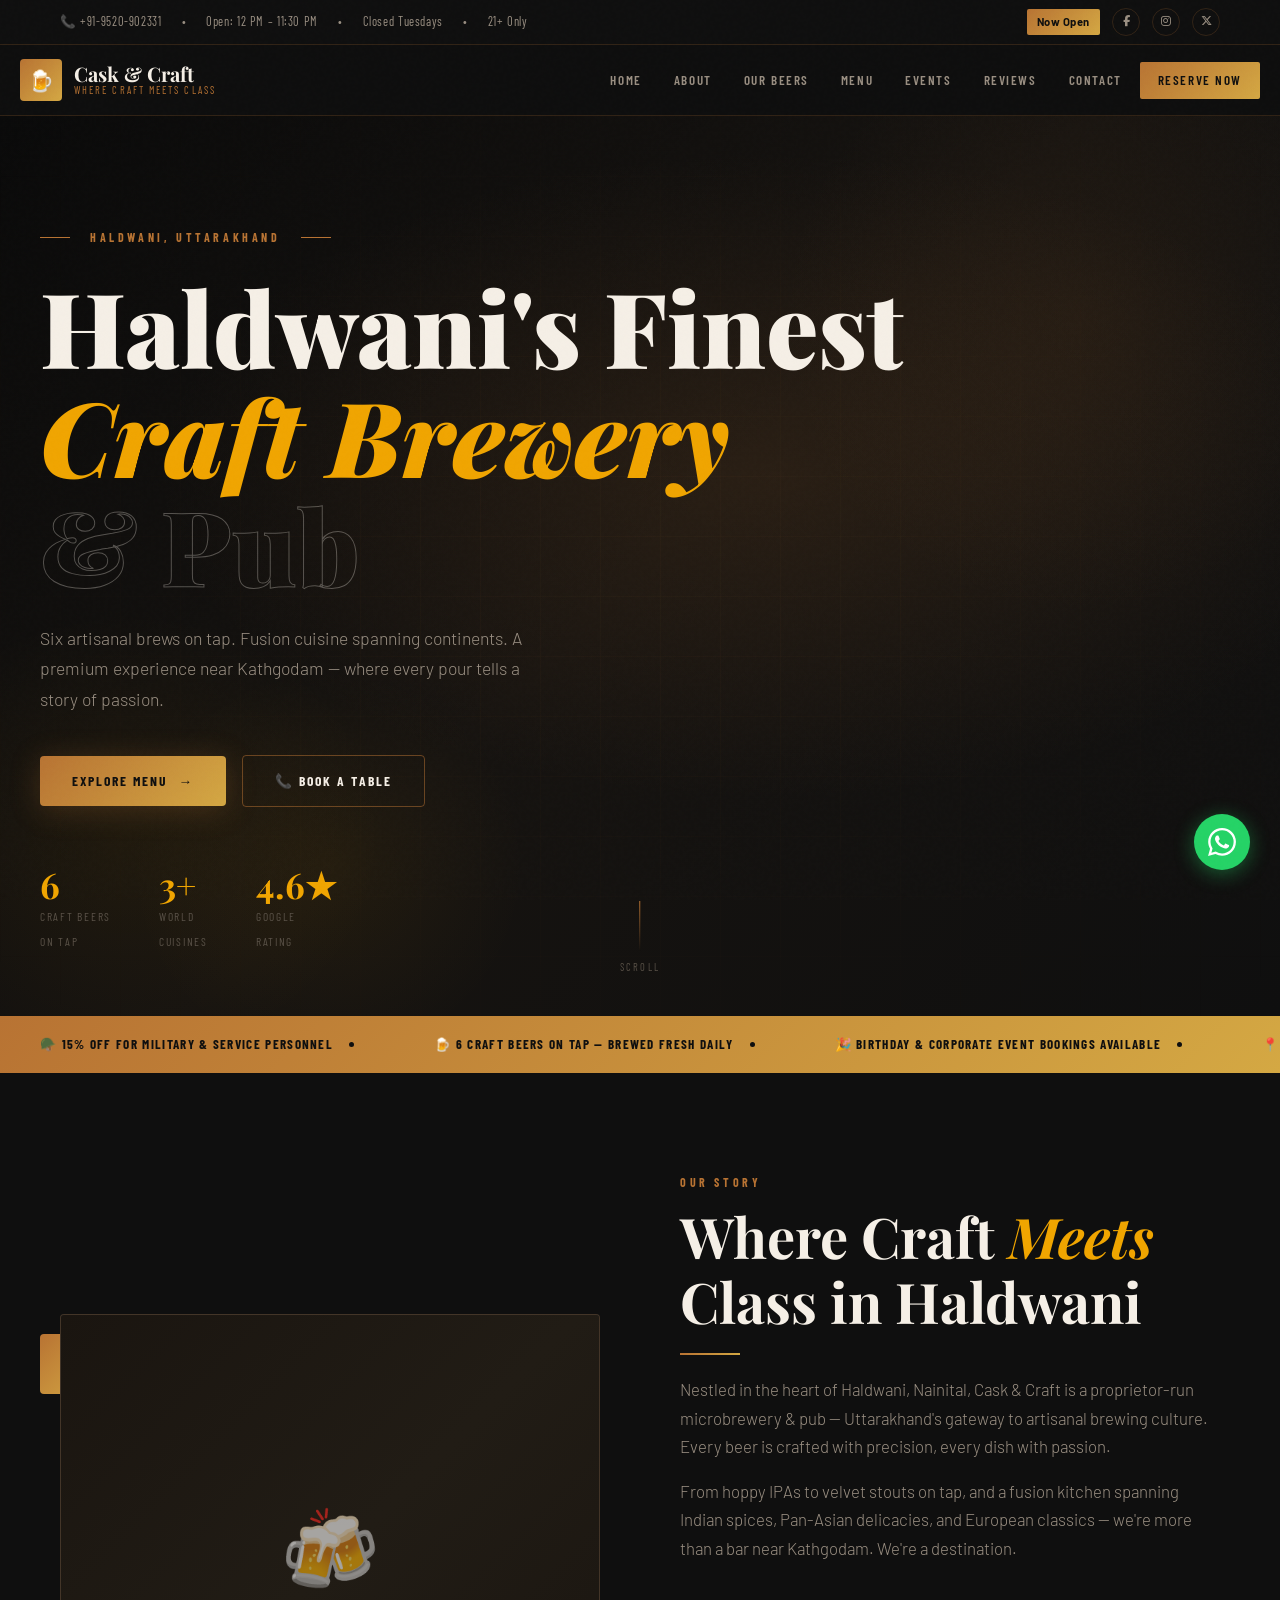
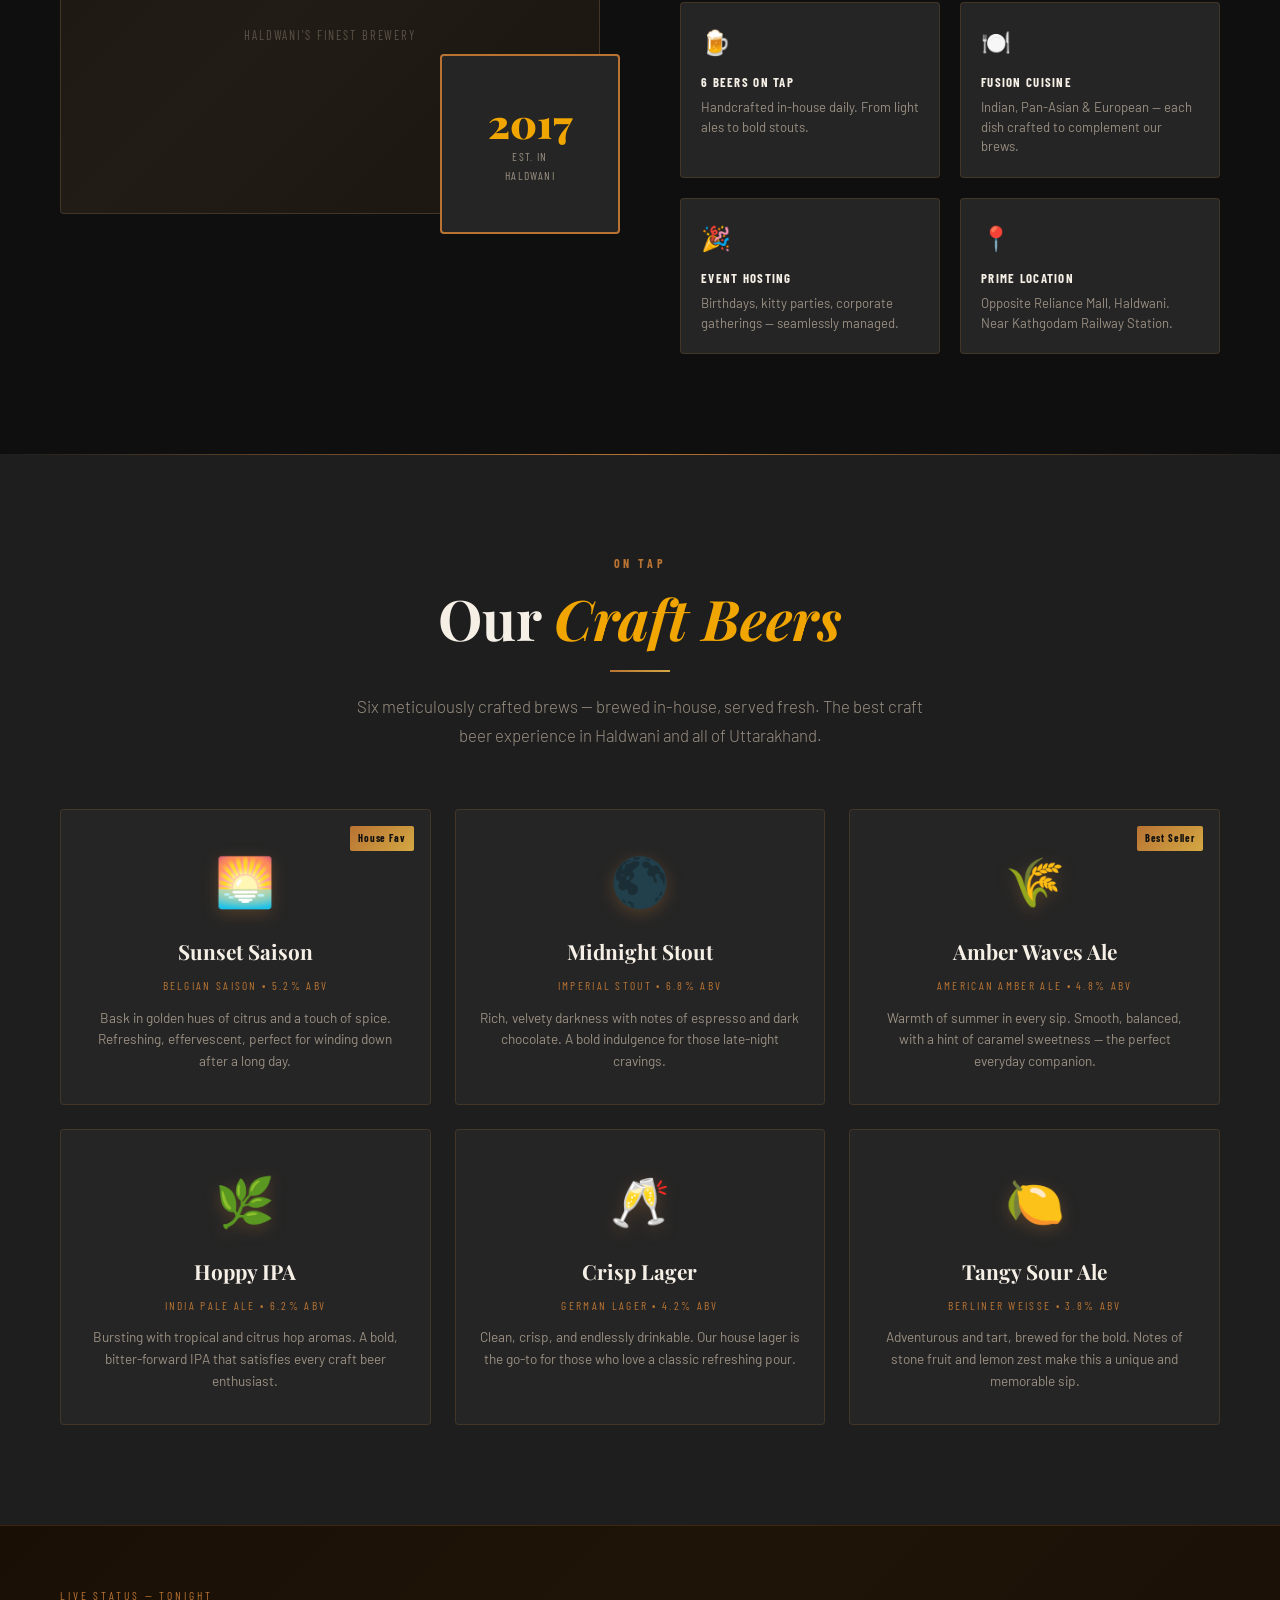
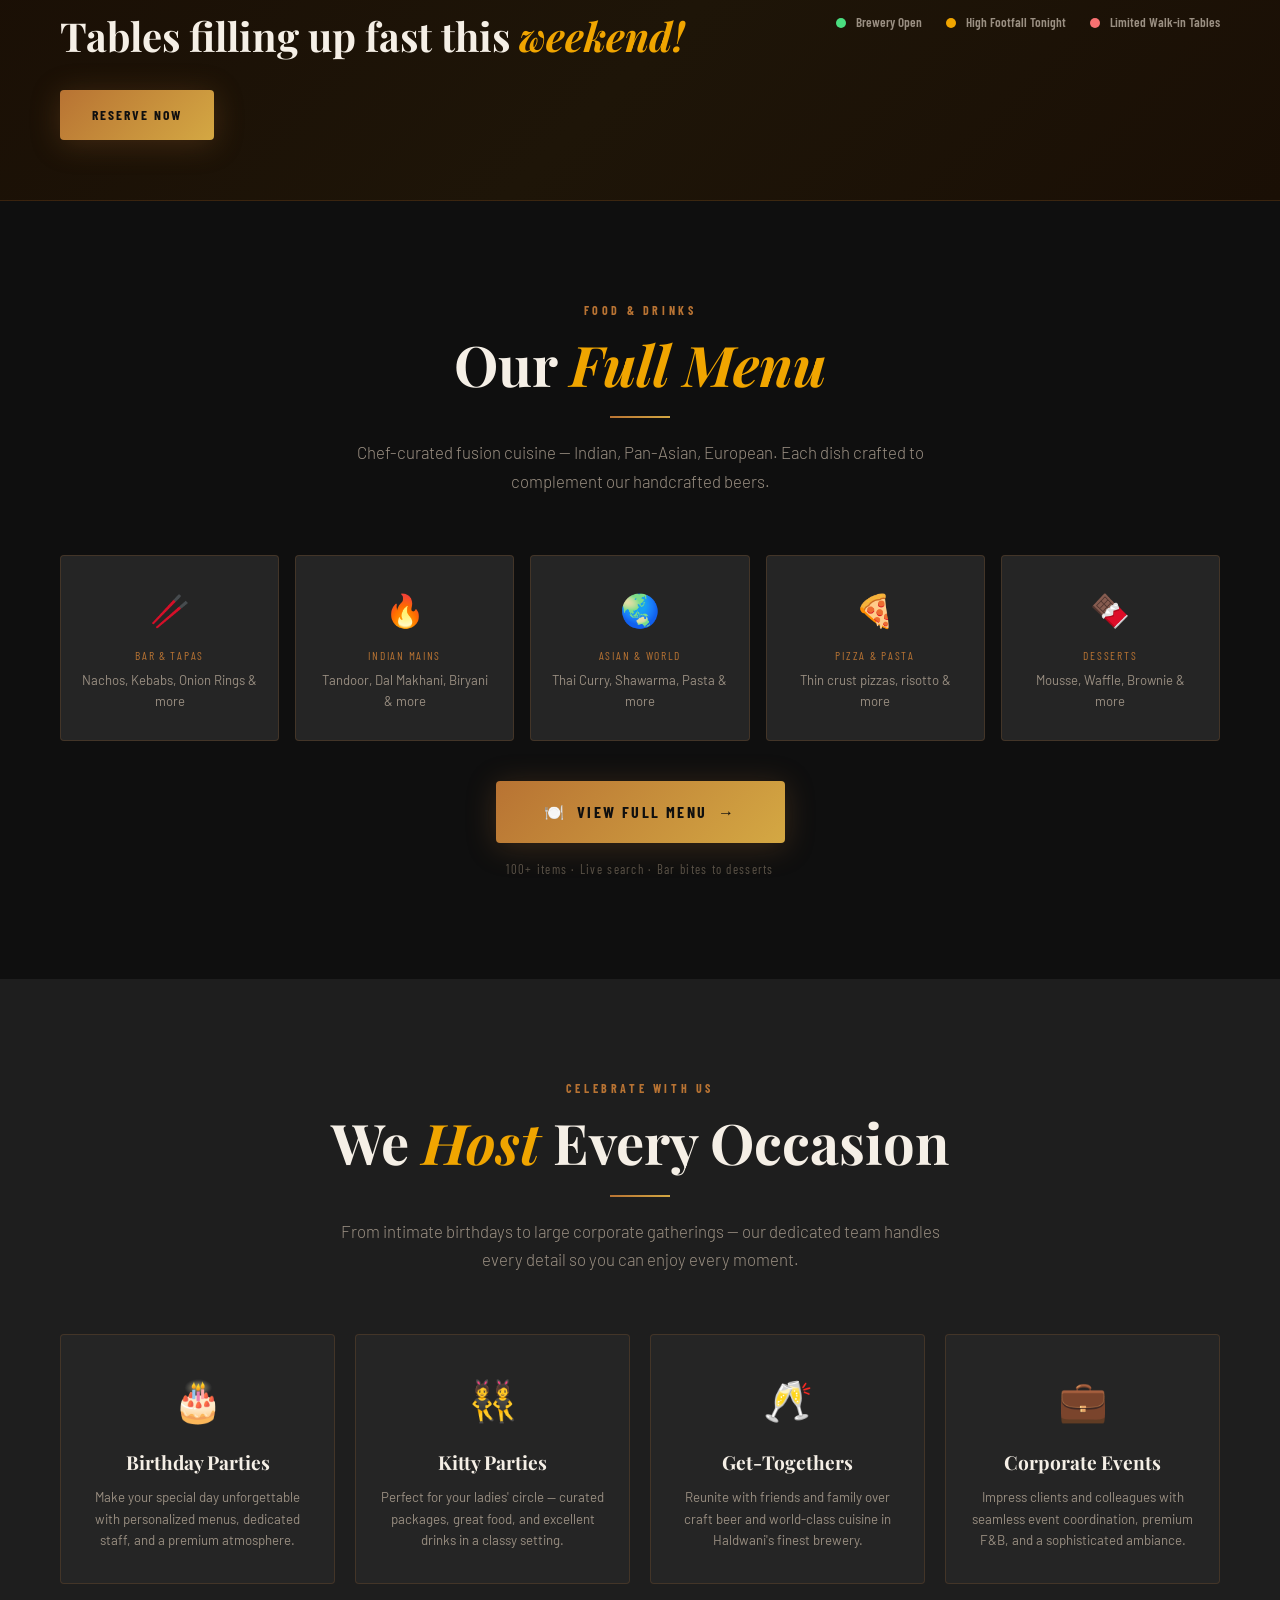
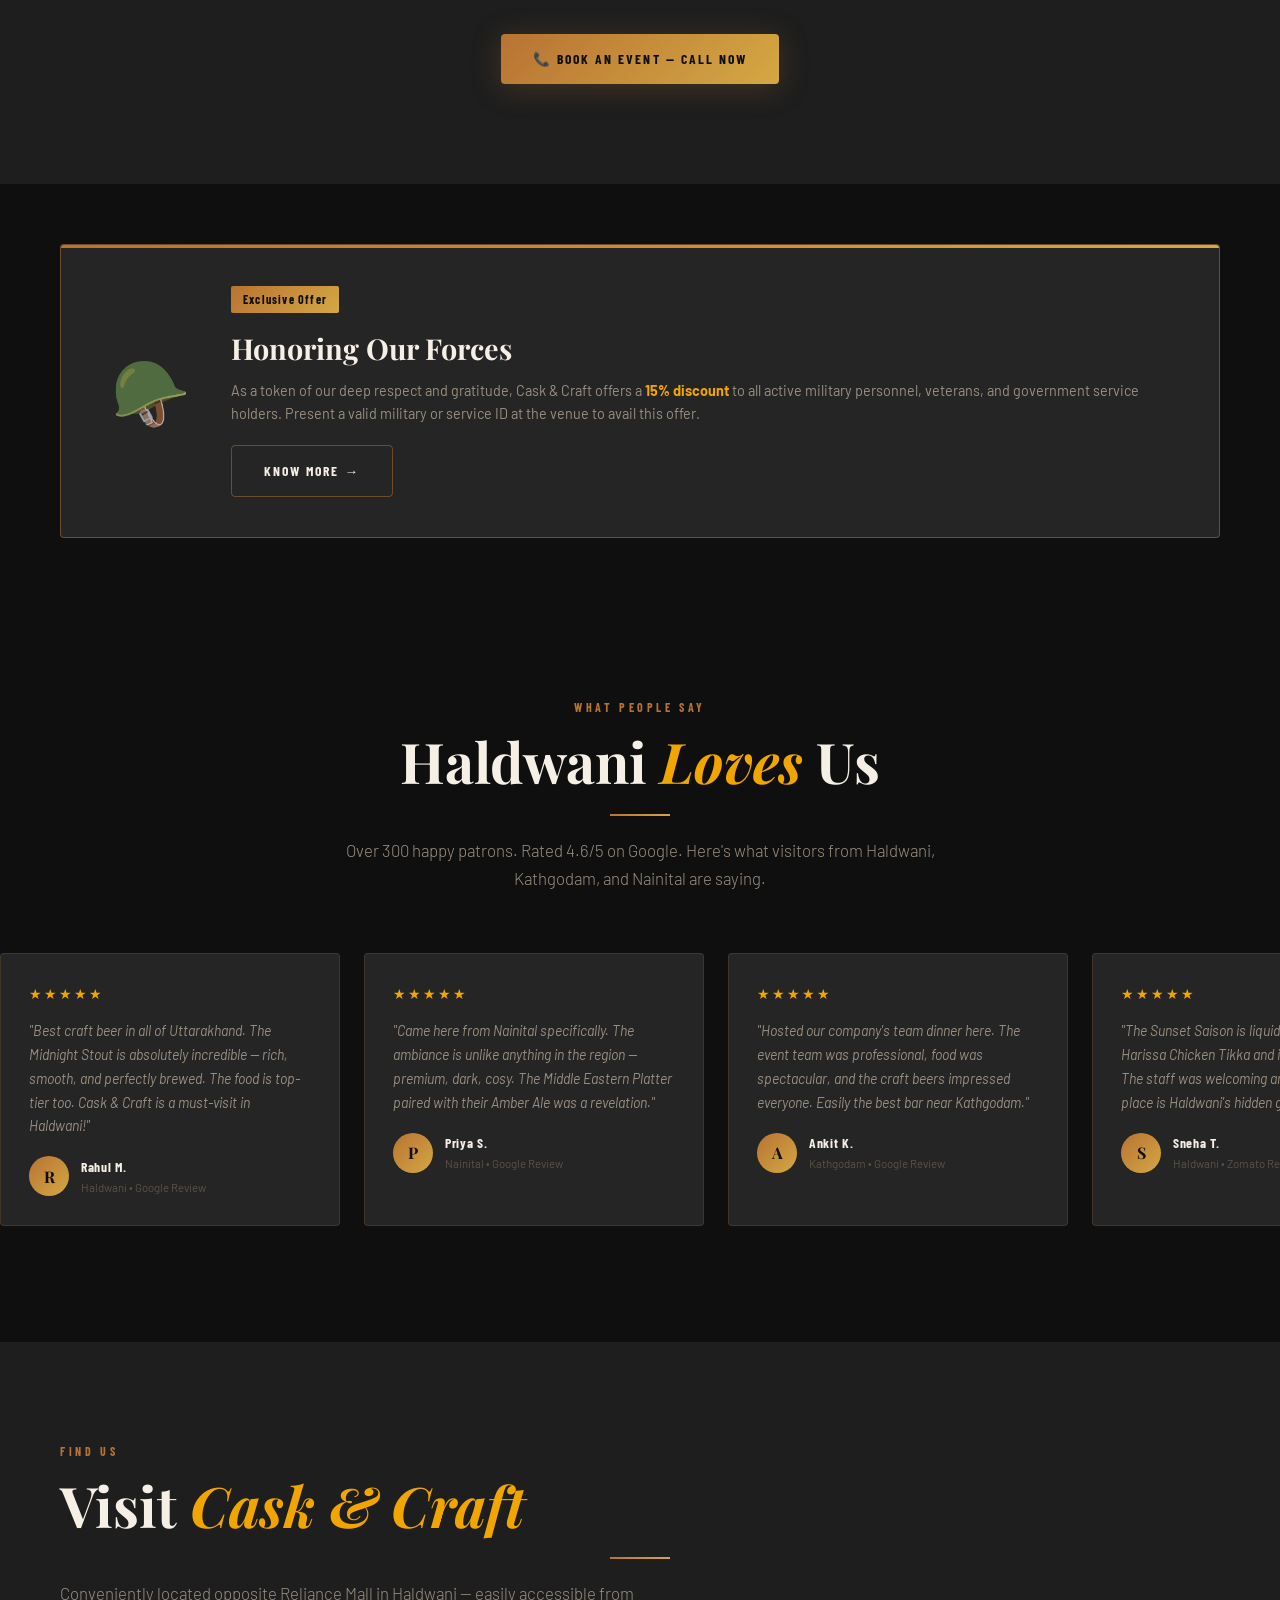
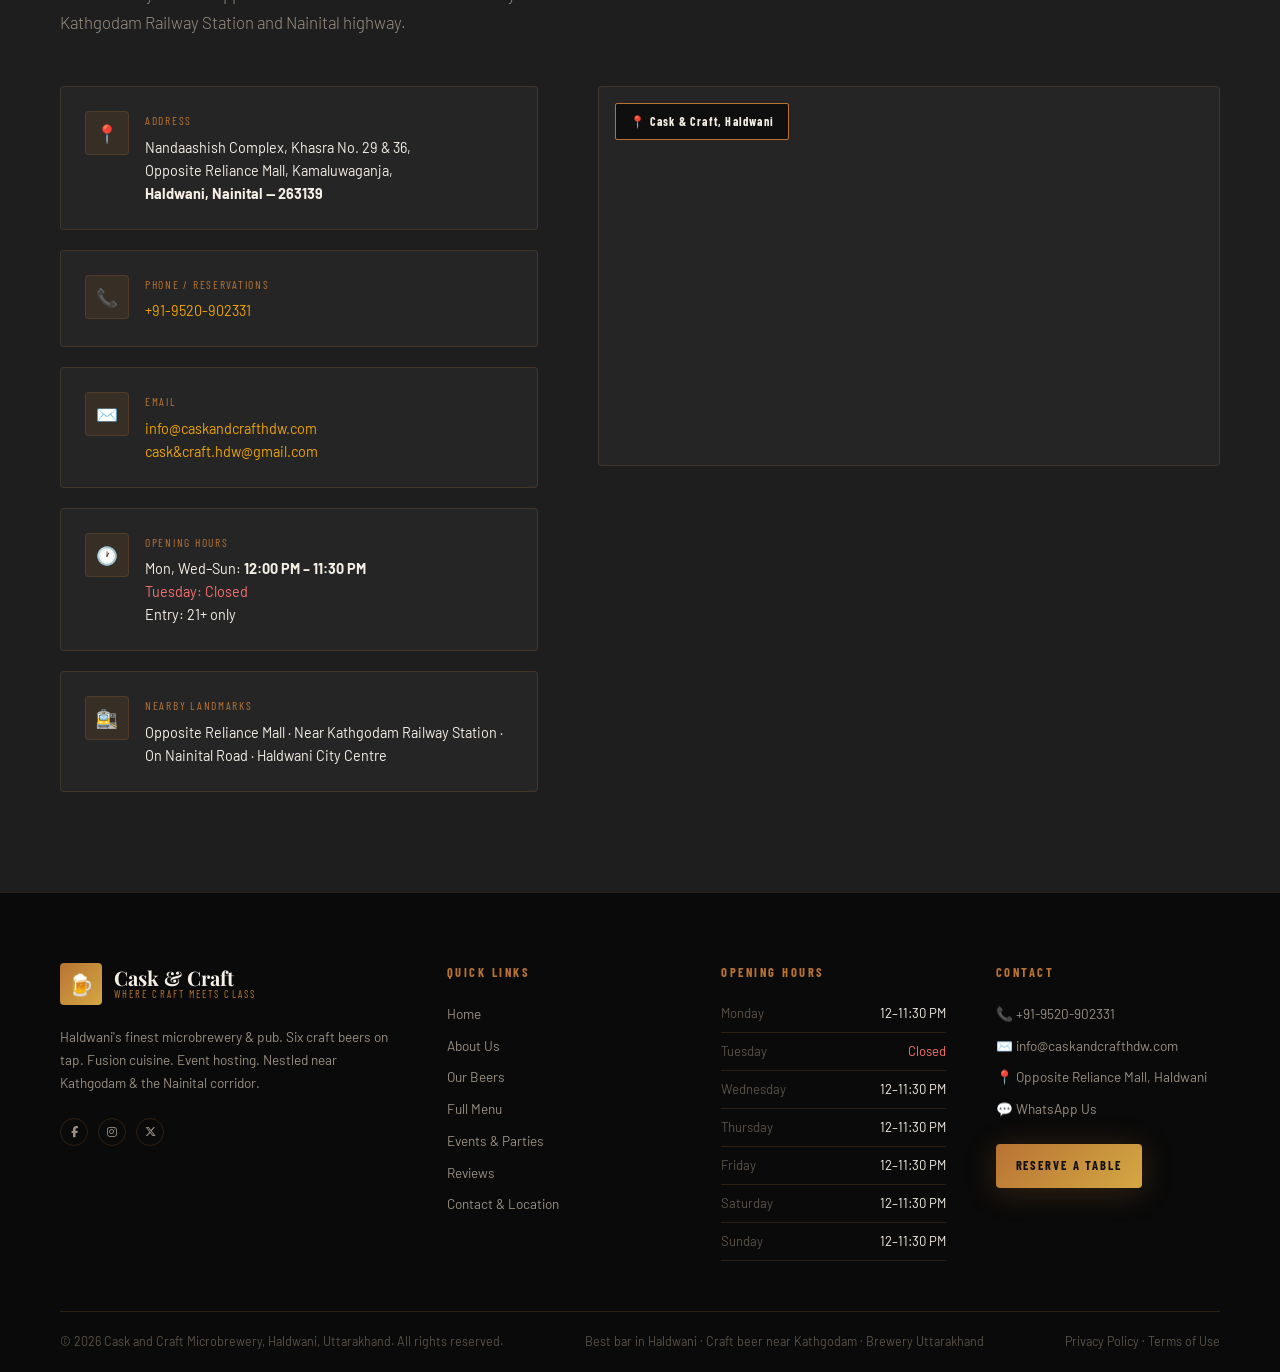
<file: caskandcraft/index.html>
<!DOCTYPE html>
<html lang="en-IN" itemscope itemtype="https://schema.org/BarOrPub">
<head>
  <meta charset="UTF-8">
  <meta name="viewport" content="width=device-width, initial-scale=1.0">
  <meta http-equiv="X-UA-Compatible" content="IE=edge">

  <!-- ── Primary SEO ── -->
  <title>Cask & Craft Microbrewery | Best Bar &amp; Restaurant in Haldwani, Uttarakhand</title>
  <meta name="description" content="Cask &amp; Craft — Haldwani's finest microbrewery &amp; pub near Kathgodam. 6 craft beers on tap, fusion cuisine (Indian, Asian, European), event bookings. Open 12 PM–11:30 PM. 21+ only. Visit us opposite Reliance Mall.">
  <meta name="keywords" content="best bar Haldwani, beer bar Haldwani, microbrewery Haldwani, restaurant near Kathgodam, nightlife Uttarakhand, craft beer Nainital, pub Haldwani, bar near me Haldwani, brewery Uttarakhand, Cask and Craft Haldwani">
  <meta name="author" content="Cask and Craft Microbrewery">
  <meta name="robots" content="index, follow, max-image-preview:large">
  <meta name="geo.region" content="IN-UT">
  <meta name="geo.placename" content="Haldwani, Uttarakhand">
  <meta name="geo.position" content="29.2183;79.5130">
  <meta name="ICBM" content="29.2183, 79.5130">
  <link rel="canonical" href="https://www.caskandcrafthdw.com/">

  <!-- ── Open Graph ── -->
  <meta property="og:type" content="restaurant">
  <meta property="og:title" content="Cask &amp; Craft — Best Microbrewery &amp; Bar in Haldwani, Uttarakhand">
  <meta property="og:description" content="6 craft beers on tap. Fusion cuisine. Event bookings. Haldwani's only premium microbrewery &amp; pub, near Kathgodam &amp; Nainital. 21+. Open daily except Tuesday.">
  <meta property="og:url" content="https://www.caskandcrafthdw.com/">
  <meta property="og:site_name" content="Cask and Craft Microbrewery">
  <meta property="og:image" content="https://www.caskandcrafthdw.com/images/og-image.jpg">
  <meta property="og:image:width" content="1200">
  <meta property="og:image:height" content="630">
  <meta property="og:image:alt" content="Cask and Craft Microbrewery - Best Bar in Haldwani">
  <meta property="og:locale" content="en_IN">

  <!-- ── Twitter Card ── -->
  <meta name="twitter:card" content="summary_large_image">
  <meta name="twitter:title" content="Cask &amp; Craft — Best Microbrewery &amp; Bar in Haldwani">
  <meta name="twitter:description" content="6 craft beers on tap. Fusion cuisine. Event bookings. Haldwani's premium microbrewery near Kathgodam.">
  <meta name="twitter:image" content="https://www.caskandcrafthdw.com/images/og-image.jpg">

  <!-- ── JSON-LD Schema ── -->
  <script type="application/ld+json">
  {
    "@context": "https://schema.org",
    "@type": ["BarOrPub", "Restaurant", "LocalBusiness"],
    "@id": "https://www.caskandcrafthdw.com/#business",
    "name": "Cask and Craft Microbrewery",
    "alternateName": "Cask & Craft",
    "description": "Proprietor-run microbrewery and pub in Haldwani, Nainital. Featuring 6 craft beers on tap and a fusion menu of Indian, Pan Asian, and European cuisines.",
    "url": "https://www.caskandcrafthdw.com/",
    "telephone": "+91-9520-902331",
    "email": "info@caskandcrafthdw.com",
    "address": {
      "@type": "PostalAddress",
      "streetAddress": "Nandaashish Complex, Khasra No 29 and 36, Opposite Reliance Mall, Kamaluwaganja",
      "addressLocality": "Haldwani",
      "addressRegion": "Uttarakhand",
      "postalCode": "263139",
      "addressCountry": "IN"
    },
    "geo": {
      "@type": "GeoCoordinates",
      "latitude": 29.2183,
      "longitude": 79.5130
    },
    "openingHoursSpecification": [
      {
        "@type": "OpeningHoursSpecification",
        "dayOfWeek": ["Monday","Wednesday","Thursday","Friday","Saturday","Sunday"],
        "opens": "12:00",
        "closes": "23:30"
      }
    ],
    "priceRange": "₹₹₹",
    "servesCuisine": ["Indian","Pan Asian","European","Craft Beer"],
    "hasMap": "https://maps.google.com/?q=Cask+and+Craft+Haldwani",
    "image": "https://www.caskandcrafthdw.com/images/og-image.jpg",
    "sameAs": [
      "https://www.facebook.com/caskandcrafthdw",
      "https://www.instagram.com/caskandcrafthdw",
      "https://twitter.com/caskandcrafthdw"
    ],
    "menu": "https://www.caskandcrafthdw.com/#menu",
    "amenityFeature": [
      {"@type": "LocationFeatureSpecification", "name": "Craft Beer on Tap", "value": true},
      {"@type": "LocationFeatureSpecification", "name": "Event Hosting", "value": true},
      {"@type": "LocationFeatureSpecification", "name": "Parking", "value": true}
    ],
    "aggregateRating": {
      "@type": "AggregateRating",
      "ratingValue": "4.6",
      "reviewCount": "312",
      "bestRating": "5"
    }
  }
  </script>

  <!-- ── Favicons ── -->
  <link rel="icon" type="image/svg+xml" href="data:image/svg+xml,<svg xmlns='http://www.w3.org/2000/svg' viewBox='0 0 100 100'><rect width='100' height='100' rx='12' fill='%23b87333'/><text y='.9em' font-size='70' x='12'>🍺</text></svg>">

  <!-- ── CSS ── -->
  <link rel="preconnect" href="https://fonts.googleapis.com">
  <link rel="preconnect" href="https://fonts.gstatic.com" crossorigin>
  <link rel="stylesheet" href="https://cdnjs.cloudflare.com/ajax/libs/font-awesome/6.5.1/css/all.min.css" integrity="sha512-DTOQO9RWCH3ppGqcWaEA1BIZOC6xxalwEsw9c2QQeAIftl+Vegovlnee1c9QX4TctnWMn13TZye+giMm8e2LwA==" crossorigin="anonymous" referrerpolicy="no-referrer">
  <link rel="stylesheet" href="css/style.css">
</head>
<body>

<!-- ══════════════════════════════════
     TOP BAR
══════════════════════════════════ -->
<div class="topbar" role="banner">
  <div class="container topbar-inner">
    <div class="topbar-left">
      <a href="tel:+919520902331" aria-label="Call Cask and Craft">📞 +91-9520-902331</a>
      <span>•</span>
      <span>Open: 12 PM – 11:30 PM</span>
      <span>•</span>
      <span>Closed Tuesdays</span>
      <span>•</span>
      <span>21+ Only</span>
    </div>
    <div class="topbar-right">
      <span class="topbar-badge">Now Open</span>
      <a href="https://www.facebook.com/caskandcraft" class="social-link" aria-label="Facebook" target="_blank" rel="noopener"><i class="fab fa-facebook-f"></i></a>
      <a href="https://www.instagram.com/caskandcraft" class="social-link" aria-label="Instagram" target="_blank" rel="noopener"><i class="fab fa-instagram"></i></a>
      <a href="https://x.com/caskandcraft" class="social-link" aria-label="X (Twitter)" target="_blank" rel="noopener"><i class="fab fa-x-twitter"></i></a>
    </div>
  </div>
</div>

<!-- ══════════════════════════════════
     NAVBAR
══════════════════════════════════ -->
<header id="navbar" class="navbar" role="navigation" aria-label="Main navigation">
  <div class="navbar-inner">
    <a href="#home" class="logo" aria-label="Cask and Craft Home">
      <div class="logo-icon" aria-hidden="true">🍺</div>
      <div class="logo-text">
        <span class="logo-name">Cask &amp; Craft</span>
        <span class="logo-tagline">Where Craft meets Class</span>
      </div>
    </a>

    <nav class="nav-links" aria-label="Site navigation">
      <a href="#home">Home</a>
      <a href="#about">About</a>
      <a href="#beers">Our Beers</a>
      <a href="#menu">Menu</a>
      <a href="#events">Events</a>
      <a href="#reviews">Reviews</a>
      <a href="#location">Contact</a>
      <a href="tel:+919520902331" class="nav-cta">Reserve Now</a>
    </nav>

    <button class="hamburger" id="hamburger" aria-label="Toggle menu" aria-expanded="false" aria-controls="mobileMenu">
      <span></span>
      <span></span>
      <span></span>
    </button>
  </div>
</header>

<!-- Mobile Menu -->
<nav class="mobile-menu" id="mobileMenu" aria-label="Mobile navigation">
  <a href="#home">Home</a>
  <a href="#about">About Us</a>
  <a href="#beers">Our Beers</a>
  <a href="#menu">Menu</a>
  <a href="#events">Events</a>
  <a href="#reviews">Reviews</a>
  <a href="#location">Contact</a>
  <a href="tel:+919520902331" style="color: var(--amber); font-size: 1rem; padding: 16px;">📞 Call to Reserve</a>
</nav>

<!-- ══════════════════════════════════
     HERO
══════════════════════════════════ -->
<section id="home" class="hero" aria-labelledby="hero-title">
  <div class="hero-bg" aria-hidden="true"></div>
  <div class="hero-grid" aria-hidden="true"></div>

  <div class="container hero-content">
    <div class="hero-eyebrow" aria-label="Location">
      <span></span> Haldwani, Uttarakhand <span></span>
    </div>

    <h1 class="hero-title" id="hero-title">
      Haldwani's Finest
      <em class="accent">Craft Brewery</em>
      <span class="outline">& Pub</span>
    </h1>

    <p class="hero-desc">
      Six artisanal brews on tap. Fusion cuisine spanning continents. A premium experience near Kathgodam — where every pour tells a story of passion.
    </p>

    <div class="hero-actions">
      <a href="#menu" class="btn btn-primary" aria-label="Explore our menu">
        <span>Explore Menu</span>
        <span aria-hidden="true">→</span>
      </a>
      <a href="tel:+919520902331" class="btn btn-outline" aria-label="Call us to book a table">
        📞 Book a Table
      </a>
    </div>

    <div class="hero-stats" aria-label="Key facts">
      <div class="stat-item">
        <span class="stat-number">6</span>
        <span class="stat-label">Craft Beers<br>On Tap</span>
      </div>
      <div class="stat-item">
        <span class="stat-number">3+</span>
        <span class="stat-label">World<br>Cuisines</span>
      </div>
      <div class="stat-item">
        <span class="stat-number">4.6★</span>
        <span class="stat-label">Google<br>Rating</span>
      </div>
    </div>
  </div>

  <div class="hero-scroll" aria-hidden="true">
    <div class="scroll-line"></div>
    <span>Scroll</span>
  </div>
</section>

<!-- ══════════════════════════════════
     OFFER BANNER (Marquee)
══════════════════════════════════ -->
<div class="offer-banner" aria-label="Current offers and announcements">
  <div class="offer-track" aria-hidden="true">
    <!-- Duplicated for seamless loop -->
    <div class="offer-item"><span>🪖 15% Off for Military &amp; Service Personnel</span><span class="dot"></span></div>
    <div class="offer-item"><span>🍺 6 Craft Beers on Tap — Brewed Fresh Daily</span><span class="dot"></span></div>
    <div class="offer-item"><span>🎉 Birthday &amp; Corporate Event Bookings Available</span><span class="dot"></span></div>
    <div class="offer-item"><span>📍 Opposite Reliance Mall, Haldwani — Nainital District</span><span class="dot"></span></div>
    <div class="offer-item"><span>⏰ Open 12 PM to 11:30 PM · Closed Tuesdays · 21+ Entry</span><span class="dot"></span></div>
    <div class="offer-item"><span>🪖 15% Off for Military &amp; Service Personnel</span><span class="dot"></span></div>
    <div class="offer-item"><span>🍺 6 Craft Beers on Tap — Brewed Fresh Daily</span><span class="dot"></span></div>
    <div class="offer-item"><span>🎉 Birthday &amp; Corporate Event Bookings Available</span><span class="dot"></span></div>
    <div class="offer-item"><span>📍 Opposite Reliance Mall, Haldwani — Nainital District</span><span class="dot"></span></div>
    <div class="offer-item"><span>⏰ Open 12 PM to 11:30 PM · Closed Tuesdays · 21+ Entry</span><span class="dot"></span></div>
  </div>
</div>

<!-- ══════════════════════════════════
     ABOUT
══════════════════════════════════ -->
<section id="about" class="about-section" aria-labelledby="about-title">
  <div class="container">
    <div class="about-grid">

      <div class="about-visual reveal">
        <div class="about-corner" aria-hidden="true">🍺</div>
        <div class="about-img-main" role="img" aria-label="Interior of Cask and Craft Microbrewery in Haldwani">
          <div class="about-img-placeholder">
            <div class="brewery-icon" aria-hidden="true">🍻</div>
            <p style="color:var(--text-dim);font-family:var(--font-condensed);font-size:0.78rem;letter-spacing:0.15em;text-transform:uppercase;">Haldwani's Finest Brewery</p>
          </div>
        </div>
        <div class="about-img-accent" aria-label="Since 2017">
          <span class="accent-number">2017</span>
          <span class="accent-text">Est. in<br>Haldwani</span>
        </div>
      </div>

      <div class="about-content">
        <span class="section-label reveal">Our Story</span>
        <h2 class="section-title reveal reveal-delay-1" id="about-title">
          Where Craft <em>Meets</em> Class in Haldwani
        </h2>
        <div class="divider reveal reveal-delay-2"></div>
        <p class="section-subtitle reveal reveal-delay-2">
          Nestled in the heart of Haldwani, Nainital, Cask &amp; Craft is a proprietor-run microbrewery &amp; pub — Uttarakhand's gateway to artisanal brewing culture. Every beer is crafted with precision, every dish with passion.
        </p>
        <p class="section-subtitle reveal reveal-delay-3" style="margin-top:16px;">
          From hoppy IPAs to velvet stouts on tap, and a fusion kitchen spanning Indian spices, Pan-Asian delicacies, and European classics — we're more than a bar near Kathgodam. We're a destination.
        </p>

        <div class="about-features reveal reveal-delay-4">
          <div class="feature-card">
            <div class="feature-icon" aria-hidden="true">🍺</div>
            <div class="feature-title">6 Beers On Tap</div>
            <div class="feature-desc">Handcrafted in-house daily. From light ales to bold stouts.</div>
          </div>
          <div class="feature-card">
            <div class="feature-icon" aria-hidden="true">🍽️</div>
            <div class="feature-title">Fusion Cuisine</div>
            <div class="feature-desc">Indian, Pan-Asian &amp; European — each dish crafted to complement our brews.</div>
          </div>
          <div class="feature-card">
            <div class="feature-icon" aria-hidden="true">🎉</div>
            <div class="feature-title">Event Hosting</div>
            <div class="feature-desc">Birthdays, kitty parties, corporate gatherings — seamlessly managed.</div>
          </div>
          <div class="feature-card">
            <div class="feature-icon" aria-hidden="true">📍</div>
            <div class="feature-title">Prime Location</div>
            <div class="feature-desc">Opposite Reliance Mall, Haldwani. Near Kathgodam Railway Station.</div>
          </div>
        </div>
      </div>
    </div>
  </div>
</section>

<!-- ══════════════════════════════════
     BEERS
══════════════════════════════════ -->
<section id="beers" class="beers-section" aria-labelledby="beers-title">
  <div class="container">
    <div class="section-header reveal">
      <span class="section-label">On Tap</span>
      <h2 class="section-title" id="beers-title">Our <em>Craft Beers</em></h2>
      <div class="divider"></div>
      <p class="section-subtitle" style="margin:0 auto;">Six meticulously crafted brews — brewed in-house, served fresh. The best craft beer experience in Haldwani and all of Uttarakhand.</p>
    </div>

    <div class="beers-grid">
      <article class="beer-card reveal reveal-delay-1" aria-label="Sunset Saison craft beer">
        <div class="beer-badge">House Fav</div>
        <div class="beer-emoji" aria-hidden="true">🌅</div>
        <h3 class="beer-name">Sunset Saison</h3>
        <div class="beer-style">Belgian Saison • 5.2% ABV</div>
        <p class="beer-desc">Bask in golden hues of citrus and a touch of spice. Refreshing, effervescent, perfect for winding down after a long day.</p>
      </article>

      <article class="beer-card reveal reveal-delay-2" aria-label="Midnight Stout craft beer">
        <div class="beer-emoji" aria-hidden="true">🌑</div>
        <h3 class="beer-name">Midnight Stout</h3>
        <div class="beer-style">Imperial Stout • 6.8% ABV</div>
        <p class="beer-desc">Rich, velvety darkness with notes of espresso and dark chocolate. A bold indulgence for those late-night cravings.</p>
      </article>

      <article class="beer-card reveal reveal-delay-3" aria-label="Amber Waves Ale craft beer">
        <div class="beer-badge">Best Seller</div>
        <div class="beer-emoji" aria-hidden="true">🌾</div>
        <h3 class="beer-name">Amber Waves Ale</h3>
        <div class="beer-style">American Amber Ale • 4.8% ABV</div>
        <p class="beer-desc">Warmth of summer in every sip. Smooth, balanced, with a hint of caramel sweetness — the perfect everyday companion.</p>
      </article>

      <article class="beer-card reveal reveal-delay-1" aria-label="Hoppy IPA craft beer">
        <div class="beer-emoji" aria-hidden="true">🌿</div>
        <h3 class="beer-name">Hoppy IPA</h3>
        <div class="beer-style">India Pale Ale • 6.2% ABV</div>
        <p class="beer-desc">Bursting with tropical and citrus hop aromas. A bold, bitter-forward IPA that satisfies every craft beer enthusiast.</p>
      </article>

      <article class="beer-card reveal reveal-delay-2" aria-label="Refreshing Lager craft beer">
        <div class="beer-emoji" aria-hidden="true">🥂</div>
        <h3 class="beer-name">Crisp Lager</h3>
        <div class="beer-style">German Lager • 4.2% ABV</div>
        <p class="beer-desc">Clean, crisp, and endlessly drinkable. Our house lager is the go-to for those who love a classic refreshing pour.</p>
      </article>

      <article class="beer-card reveal reveal-delay-3" aria-label="Sour Ale craft beer">
        <div class="beer-emoji" aria-hidden="true">🍋</div>
        <h3 class="beer-name">Tangy Sour Ale</h3>
        <div class="beer-style">Berliner Weisse • 3.8% ABV</div>
        <p class="beer-desc">Adventurous and tart, brewed for the bold. Notes of stone fruit and lemon zest make this a unique and memorable sip.</p>
      </article>
    </div>
  </div>
</section>

<!-- ══════════════════════════════════
     FOMO / LIVE STATUS
══════════════════════════════════ -->
<section class="fomo-section" aria-label="Live venue status">
  <div class="container fomo-inner">
    <div class="fomo-text">
      <div class="fomo-label">Live Status — Tonight</div>
      <h2 class="fomo-headline">
        Tables filling up fast this <span class="highlight">weekend!</span>
      </h2>
    </div>
    <div class="fomo-indicators">
      <div class="fomo-dot">
        <span class="dot-pulse" aria-hidden="true"></span>
        Brewery Open
      </div>
      <div class="fomo-dot">
        <span class="dot-pulse busy" aria-hidden="true"></span>
        High Footfall Tonight
      </div>
      <div class="fomo-dot">
        <span class="dot-pulse full" aria-hidden="true"></span>
        Limited Walk-in Tables
      </div>
    </div>
    <a href="tel:+919520902331" class="btn btn-primary">Reserve Now</a>
  </div>
</section>

<!-- ══════════════════════════════════
     MENU TEASER (full menu on /menu.html)
══════════════════════════════════ -->
<section id="menu" class="menu-section" aria-labelledby="menu-title">
  <div class="container">
    <div class="section-header reveal">
      <span class="section-label">Food &amp; Drinks</span>
      <h2 class="section-title" id="menu-title">Our <em>Full Menu</em></h2>
      <div class="divider"></div>
      <p class="section-subtitle" style="margin:0 auto;">Chef-curated fusion cuisine — Indian, Pan-Asian, European. Each dish crafted to complement our handcrafted beers.</p>
    </div>

    <div style="display:grid;grid-template-columns:repeat(auto-fit,minmax(200px,1fr));gap:16px;margin:50px 0 40px;" class="reveal">
      <div style="background:var(--dark-card);border:1px solid var(--border);border-radius:4px;padding:28px 20px;text-align:center;transition:all 0.3s ease;" onmouseover="this.style.borderColor='var(--copper)';this.style.transform='translateY(-4px)'" onmouseout="this.style.borderColor='rgba(184,115,51,0.2)';this.style.transform='translateY(0)'">
        <div style="font-size:2rem;margin-bottom:10px;">🥢</div>
        <div style="font-family:var(--font-condensed);font-size:0.72rem;letter-spacing:0.15em;text-transform:uppercase;color:var(--copper);margin-bottom:6px;">Bar &amp; Tapas</div>
        <div style="font-size:0.82rem;color:var(--text-muted);">Nachos, Kebabs, Onion Rings &amp; more</div>
      </div>
      <div style="background:var(--dark-card);border:1px solid var(--border);border-radius:4px;padding:28px 20px;text-align:center;transition:all 0.3s ease;" onmouseover="this.style.borderColor='var(--copper)';this.style.transform='translateY(-4px)'" onmouseout="this.style.borderColor='rgba(184,115,51,0.2)';this.style.transform='translateY(0)'">
        <div style="font-size:2rem;margin-bottom:10px;">🔥</div>
        <div style="font-family:var(--font-condensed);font-size:0.72rem;letter-spacing:0.15em;text-transform:uppercase;color:var(--copper);margin-bottom:6px;">Indian Mains</div>
        <div style="font-size:0.82rem;color:var(--text-muted);">Tandoor, Dal Makhani, Biryani &amp; more</div>
      </div>
      <div style="background:var(--dark-card);border:1px solid var(--border);border-radius:4px;padding:28px 20px;text-align:center;transition:all 0.3s ease;" onmouseover="this.style.borderColor='var(--copper)';this.style.transform='translateY(-4px)'" onmouseout="this.style.borderColor='rgba(184,115,51,0.2)';this.style.transform='translateY(0)'">
        <div style="font-size:2rem;margin-bottom:10px;">🌏</div>
        <div style="font-family:var(--font-condensed);font-size:0.72rem;letter-spacing:0.15em;text-transform:uppercase;color:var(--copper);margin-bottom:6px;">Asian &amp; World</div>
        <div style="font-size:0.82rem;color:var(--text-muted);">Thai Curry, Shawarma, Pasta &amp; more</div>
      </div>
      <div style="background:var(--dark-card);border:1px solid var(--border);border-radius:4px;padding:28px 20px;text-align:center;transition:all 0.3s ease;" onmouseover="this.style.borderColor='var(--copper)';this.style.transform='translateY(-4px)'" onmouseout="this.style.borderColor='rgba(184,115,51,0.2)';this.style.transform='translateY(0)'">
        <div style="font-size:2rem;margin-bottom:10px;">🍕</div>
        <div style="font-family:var(--font-condensed);font-size:0.72rem;letter-spacing:0.15em;text-transform:uppercase;color:var(--copper);margin-bottom:6px;">Pizza &amp; Pasta</div>
        <div style="font-size:0.82rem;color:var(--text-muted);">Thin crust pizzas, risotto &amp; more</div>
      </div>
      <div style="background:var(--dark-card);border:1px solid var(--border);border-radius:4px;padding:28px 20px;text-align:center;transition:all 0.3s ease;" onmouseover="this.style.borderColor='var(--copper)';this.style.transform='translateY(-4px)'" onmouseout="this.style.borderColor='rgba(184,115,51,0.2)';this.style.transform='translateY(0)'">
        <div style="font-size:2rem;margin-bottom:10px;">🍫</div>
        <div style="font-family:var(--font-condensed);font-size:0.72rem;letter-spacing:0.15em;text-transform:uppercase;color:var(--copper);margin-bottom:6px;">Desserts</div>
        <div style="font-size:0.82rem;color:var(--text-muted);">Mousse, Waffle, Brownie &amp; more</div>
      </div>
    </div>

    <div style="text-align:center;" class="reveal">
      <a href="menu.html" class="btn btn-primary" style="font-size:1rem;padding:18px 48px;letter-spacing:0.15em;" aria-label="View full menu">
        🍽️ &nbsp;View Full Menu &nbsp;→
      </a>
      <p style="margin-top:16px;font-size:0.8rem;color:var(--text-dim);font-family:var(--font-condensed);letter-spacing:0.1em;">100+ items · Live search · Bar bites to desserts</p>
    </div>
  </div>
</section>

<!-- ══════════════════════════════════
     SERVICES / EVENTS
══════════════════════════════════ -->
<section id="events" class="services-section" aria-labelledby="services-title">
  <div class="container">
    <div class="section-header reveal">
      <span class="section-label">Celebrate With Us</span>
      <h2 class="section-title" id="services-title">We <em>Host</em> Every Occasion</h2>
      <div class="divider"></div>
      <p class="section-subtitle" style="margin:0 auto;">From intimate birthdays to large corporate gatherings — our dedicated team handles every detail so you can enjoy every moment.</p>
    </div>

    <div class="services-grid">
      <div class="service-card reveal reveal-delay-1">
        <div class="service-emoji" aria-hidden="true">🎂</div>
        <h3 class="service-name">Birthday Parties</h3>
        <p class="service-desc">Make your special day unforgettable with personalized menus, dedicated staff, and a premium atmosphere.</p>
      </div>
      <div class="service-card reveal reveal-delay-2">
        <div class="service-emoji" aria-hidden="true">👯</div>
        <h3 class="service-name">Kitty Parties</h3>
        <p class="service-desc">Perfect for your ladies' circle — curated packages, great food, and excellent drinks in a classy setting.</p>
      </div>
      <div class="service-card reveal reveal-delay-3">
        <div class="service-emoji" aria-hidden="true">🥂</div>
        <h3 class="service-name">Get-Togethers</h3>
        <p class="service-desc">Reunite with friends and family over craft beer and world-class cuisine in Haldwani's finest brewery.</p>
      </div>
      <div class="service-card reveal reveal-delay-4">
        <div class="service-emoji" aria-hidden="true">💼</div>
        <h3 class="service-name">Corporate Events</h3>
        <p class="service-desc">Impress clients and colleagues with seamless event coordination, premium F&amp;B, and a sophisticated ambiance.</p>
      </div>
    </div>

    <div style="text-align:center;margin-top:50px;" class="reveal">
      <a href="tel:+919520902331" class="btn btn-primary" aria-label="Call to book an event">
        📞 Book an Event — Call Now
      </a>
    </div>
  </div>
</section>

<!-- ══════════════════════════════════
     MILITARY DISCOUNT
══════════════════════════════════ -->
<section class="military-section" aria-labelledby="military-title">
  <div class="container">
    <div class="military-card reveal">
      <div class="military-icon" aria-hidden="true">🪖</div>
      <div class="military-info">
        <span class="military-badge">Exclusive Offer</span>
        <h2 class="military-title" id="military-title">Honoring Our Forces</h2>
        <p class="military-desc">
          As a token of our deep respect and gratitude, Cask &amp; Craft offers a <strong style="color:var(--amber)">15% discount</strong> to all active military personnel, veterans, and government service holders. Present a valid military or service ID at the venue to avail this offer.
        </p>
        <a href="tel:+919520902331" class="btn btn-outline" style="margin-top:20px;" aria-label="Call to know more about military discount">
          Know More →
        </a>
      </div>
    </div>
  </div>
</section>

<!-- ══════════════════════════════════
     REVIEWS
══════════════════════════════════ -->
<section id="reviews" class="reviews-section" aria-labelledby="reviews-title">
  <div class="container">
    <div class="section-header reveal">
      <span class="section-label">What People Say</span>
      <h2 class="section-title" id="reviews-title">Haldwani <em>Loves</em> Us</h2>
      <div class="divider"></div>
      <p class="section-subtitle" style="margin:0 auto;">Over 300 happy patrons. Rated 4.6/5 on Google. Here's what visitors from Haldwani, Kathgodam, and Nainital are saying.</p>
    </div>
  </div>

  <div class="reviews-track" role="list" aria-label="Customer reviews">
    <div class="review-card" role="listitem">
      <div class="review-stars" aria-label="5 stars">★★★★★</div>
      <p class="review-text">"Best craft beer in all of Uttarakhand. The Midnight Stout is absolutely incredible — rich, smooth, and perfectly brewed. The food is top-tier too. Cask &amp; Craft is a must-visit in Haldwani!"</p>
      <div class="review-author">
        <div class="review-avatar" aria-hidden="true">R</div>
        <div>
          <div class="author-name">Rahul M.</div>
          <div class="author-meta">Haldwani • Google Review</div>
        </div>
      </div>
    </div>

    <div class="review-card" role="listitem">
      <div class="review-stars" aria-label="5 stars">★★★★★</div>
      <p class="review-text">"Came here from Nainital specifically. The ambiance is unlike anything in the region — premium, dark, cosy. The Middle Eastern Platter paired with their Amber Ale was a revelation."</p>
      <div class="review-author">
        <div class="review-avatar" aria-hidden="true">P</div>
        <div>
          <div class="author-name">Priya S.</div>
          <div class="author-meta">Nainital • Google Review</div>
        </div>
      </div>
    </div>

    <div class="review-card" role="listitem">
      <div class="review-stars" aria-label="5 stars">★★★★★</div>
      <p class="review-text">"Hosted our company's team dinner here. The event team was professional, food was spectacular, and the craft beers impressed everyone. Easily the best bar near Kathgodam."</p>
      <div class="review-author">
        <div class="review-avatar" aria-hidden="true">A</div>
        <div>
          <div class="author-name">Ankit K.</div>
          <div class="author-meta">Kathgodam • Google Review</div>
        </div>
      </div>
    </div>

    <div class="review-card" role="listitem">
      <div class="review-stars" aria-label="4 stars">★★★★★</div>
      <p class="review-text">"The Sunset Saison is liquid gold. Paired it with Harissa Chicken Tikka and it was perfection. The staff was welcoming and attentive. This place is Haldwani's hidden gem no more!"</p>
      <div class="review-author">
        <div class="review-avatar" aria-hidden="true">S</div>
        <div>
          <div class="author-name">Sneha T.</div>
          <div class="author-meta">Haldwani • Zomato Review</div>
        </div>
      </div>
    </div>

    <div class="review-card" role="listitem">
      <div class="review-stars" aria-label="5 stars">★★★★★</div>
      <p class="review-text">"As an army veteran, I was touched by the 15% discount. The team at Cask &amp; Craft truly honours our forces. Great food, great beer, great people. Will return every visit to Haldwani."</p>
      <div class="review-author">
        <div class="review-avatar" aria-hidden="true">V</div>
        <div>
          <div class="author-name">Vikram J.</div>
          <div class="author-meta">Retired Army • Google Review</div>
        </div>
      </div>
    </div>
  </div>
</section>

<!-- ══════════════════════════════════
     LOCATION
══════════════════════════════════ -->
<section id="location" class="location-section" aria-labelledby="location-title">
  <div class="container">
    <div class="section-header reveal" style="text-align:left;margin-bottom:50px;">
      <span class="section-label">Find Us</span>
      <h2 class="section-title" id="location-title">Visit <em>Cask &amp; Craft</em></h2>
      <div class="divider"></div>
      <p class="section-subtitle">Conveniently located opposite Reliance Mall in Haldwani — easily accessible from Kathgodam Railway Station and Nainital highway.</p>
    </div>

    <div class="location-grid">
      <div class="info-cards reveal">
        <div class="info-card">
          <div class="info-icon" aria-hidden="true">📍</div>
          <div>
            <div class="info-label">Address</div>
            <div class="info-value">
              Nandaashish Complex, Khasra No. 29 &amp; 36,<br>
              Opposite Reliance Mall, Kamaluwaganja,<br>
              <strong>Haldwani, Nainital — 263139</strong>
            </div>
          </div>
        </div>

        <div class="info-card">
          <div class="info-icon" aria-hidden="true">📞</div>
          <div>
            <div class="info-label">Phone / Reservations</div>
            <div class="info-value">
              <a href="tel:+919520902331">+91-9520-902331</a>
            </div>
          </div>
        </div>

        <div class="info-card">
          <div class="info-icon" aria-hidden="true">✉️</div>
          <div>
            <div class="info-label">Email</div>
            <div class="info-value">
              <a href="mailto:info@caskandcrafthdw.com">info@caskandcrafthdw.com</a><br>
              <a href="mailto:cask&craft.hdw@gmail.com">cask&amp;craft.hdw@gmail.com</a>
            </div>
          </div>
        </div>

        <div class="info-card">
          <div class="info-icon" aria-hidden="true">🕐</div>
          <div>
            <div class="info-label">Opening Hours</div>
            <div class="info-value">
              Mon, Wed–Sun: <strong>12:00 PM – 11:30 PM</strong><br>
              <span style="color:#f87171;">Tuesday: Closed</span><br>
              Entry: 21+ only
            </div>
          </div>
        </div>

        <div class="info-card">
          <div class="info-icon" aria-hidden="true">🚉</div>
          <div>
            <div class="info-label">Nearby Landmarks</div>
            <div class="info-value">
              Opposite Reliance Mall · Near Kathgodam Railway Station · On Nainital Road · Haldwani City Centre
            </div>
          </div>
        </div>
      </div>

      <div class="map-container reveal reveal-delay-2">
        <div class="map-overlay-badge" aria-hidden="true">📍 Cask &amp; Craft, Haldwani</div>
        <iframe
          src="https://maps.google.com/maps?q=Haldwani+Nainital+Uttarakhand+India&t=&z=14&ie=UTF8&iwloc=&output=embed"
          title="Cask and Craft location on Google Maps — Haldwani, Uttarakhand"
          loading="lazy"
          referrerpolicy="no-referrer-when-downgrade"
          aria-label="Map showing Cask and Craft Microbrewery location in Haldwani"
        ></iframe>
      </div>
    </div>
  </div>
</section>

<!-- ══════════════════════════════════
     FOOTER
══════════════════════════════════ -->
<footer class="footer" role="contentinfo">
  <div class="container">
    <div class="footer-grid">
      <div class="footer-brand">
        <a href="#home" class="logo" aria-label="Cask and Craft Home">
          <div class="logo-icon" aria-hidden="true">🍺</div>
          <div class="logo-text">
            <span class="logo-name">Cask &amp; Craft</span>
            <span class="logo-tagline">Where Craft meets Class</span>
          </div>
        </a>
        <p>Haldwani's finest microbrewery &amp; pub. Six craft beers on tap. Fusion cuisine. Event hosting. Nestled near Kathgodam &amp; the Nainital corridor.</p>
        <div class="footer-socials">
          <a href="https://www.facebook.com/caskandcraft" class="social-link" aria-label="Facebook" target="_blank" rel="noopener"><i class="fab fa-facebook-f"></i></a>
          <a href="https://www.instagram.com/caskandcraft" class="social-link" aria-label="Instagram" target="_blank" rel="noopener"><i class="fab fa-instagram"></i></a>
          <a href="https://x.com/caskandcraft" class="social-link" aria-label="X (Twitter)" target="_blank" rel="noopener"><i class="fab fa-x-twitter"></i></a>
        </div>
      </div>

      <div>
        <h3 class="footer-col-title">Quick Links</h3>
        <nav class="footer-links" aria-label="Footer navigation">
          <a href="#home">Home</a>
          <a href="#about">About Us</a>
          <a href="#beers">Our Beers</a>
          <a href="#menu">Full Menu</a>
          <a href="#events">Events &amp; Parties</a>
          <a href="#reviews">Reviews</a>
          <a href="#location">Contact &amp; Location</a>
        </nav>
      </div>

      <div>
        <h3 class="footer-col-title">Opening Hours</h3>
        <div class="footer-hours">
          <div class="hour-row"><span class="day">Monday</span><span class="time">12–11:30 PM</span></div>
          <div class="hour-row"><span class="day">Tuesday</span><span class="time closed">Closed</span></div>
          <div class="hour-row"><span class="day">Wednesday</span><span class="time">12–11:30 PM</span></div>
          <div class="hour-row"><span class="day">Thursday</span><span class="time">12–11:30 PM</span></div>
          <div class="hour-row"><span class="day">Friday</span><span class="time">12–11:30 PM</span></div>
          <div class="hour-row"><span class="day">Saturday</span><span class="time">12–11:30 PM</span></div>
          <div class="hour-row"><span class="day">Sunday</span><span class="time">12–11:30 PM</span></div>
        </div>
      </div>

      <div>
        <h3 class="footer-col-title">Contact</h3>
        <div class="footer-links">
          <a href="tel:+919520902331">📞 +91-9520-902331</a>
          <a href="mailto:info@caskandcrafthdw.com">✉️ info@caskandcrafthdw.com</a>
          <a href="#location">📍 Opposite Reliance Mall, Haldwani</a>
          <a href="https://wa.me/919520902331" target="_blank" rel="noopener">💬 WhatsApp Us</a>
        </div>
        <div style="margin-top:24px;">
          <a href="tel:+919520902331" class="btn btn-primary" style="font-size:0.78rem;padding:12px 20px;" aria-label="Reserve a table by calling">
            Reserve a Table
          </a>
        </div>
      </div>
    </div>

    <div class="footer-bottom">
      <p>© 2026 Cask and Craft Microbrewery, Haldwani, Uttarakhand. All rights reserved.</p>
      <p>Best bar in Haldwani · Craft beer near Kathgodam · Brewery Uttarakhand</p>
      <p><a href="#home">Privacy Policy</a> · <a href="#home">Terms of Use</a></p>
    </div>
  </div>
</footer>

<!-- ══════════════════════════════════
     STICKY MOBILE CTA
══════════════════════════════════ -->
<div class="sticky-cta" role="region" aria-label="Quick contact actions">
  <a href="tel:+919520902331" class="btn btn-primary" aria-label="Call to reserve a table">
    📞 Call Now
  </a>
  <a href="#menu" class="btn btn-outline" aria-label="View our menu">
    🍽️ View Menu
  </a>
</div>

<!-- WhatsApp FAB -->
<a
  href="https://wa.me/919520902331?text=Hi%20Cask%20%26%20Craft!%20I%27d%20like%20to%20make%20a%20reservation."
  class="whatsapp-fab"
  target="_blank"
  rel="noopener noreferrer"
  aria-label="Chat on WhatsApp with Cask and Craft"
>
  <svg viewBox="0 0 24 24" xmlns="http://www.w3.org/2000/svg" aria-hidden="true">
    <path d="M17.472 14.382c-.297-.149-1.758-.867-2.03-.967-.273-.099-.471-.148-.67.15-.197.297-.767.966-.94 1.164-.173.199-.347.223-.644.075-.297-.15-1.255-.463-2.39-1.475-.883-.788-1.48-1.761-1.653-2.059-.173-.297-.018-.458.13-.606.134-.133.298-.347.446-.52.149-.174.198-.298.298-.497.099-.198.05-.371-.025-.52-.075-.149-.669-1.612-.916-2.207-.242-.579-.487-.5-.669-.51-.173-.008-.371-.01-.57-.01-.198 0-.52.074-.792.372-.272.297-1.04 1.016-1.04 2.479 0 1.462 1.065 2.875 1.213 3.074.149.198 2.096 3.2 5.077 4.487.709.306 1.262.489 1.694.625.712.227 1.36.195 1.871.118.571-.085 1.758-.719 2.006-1.413.248-.694.248-1.289.173-1.413-.074-.124-.272-.198-.57-.347m-5.421 7.403h-.004a9.87 9.87 0 01-5.031-1.378l-.361-.214-3.741.982.998-3.648-.235-.374a9.86 9.86 0 01-1.51-5.26c.001-5.45 4.436-9.884 9.888-9.884 2.64 0 5.122 1.03 6.988 2.898a9.825 9.825 0 012.893 6.994c-.003 5.45-4.437 9.884-9.885 9.884m8.413-18.297A11.815 11.815 0 0012.05 0C5.495 0 .16 5.335.157 11.892c0 2.096.547 4.142 1.588 5.945L.057 24l6.305-1.654a11.882 11.882 0 005.683 1.448h.005c6.554 0 11.89-5.335 11.893-11.893a11.821 11.821 0 00-3.48-8.413z"/>
  </svg>
</a>

<!-- ── Scripts ── -->
<script src="js/script.js"></script>
</body>
</html>
</file>
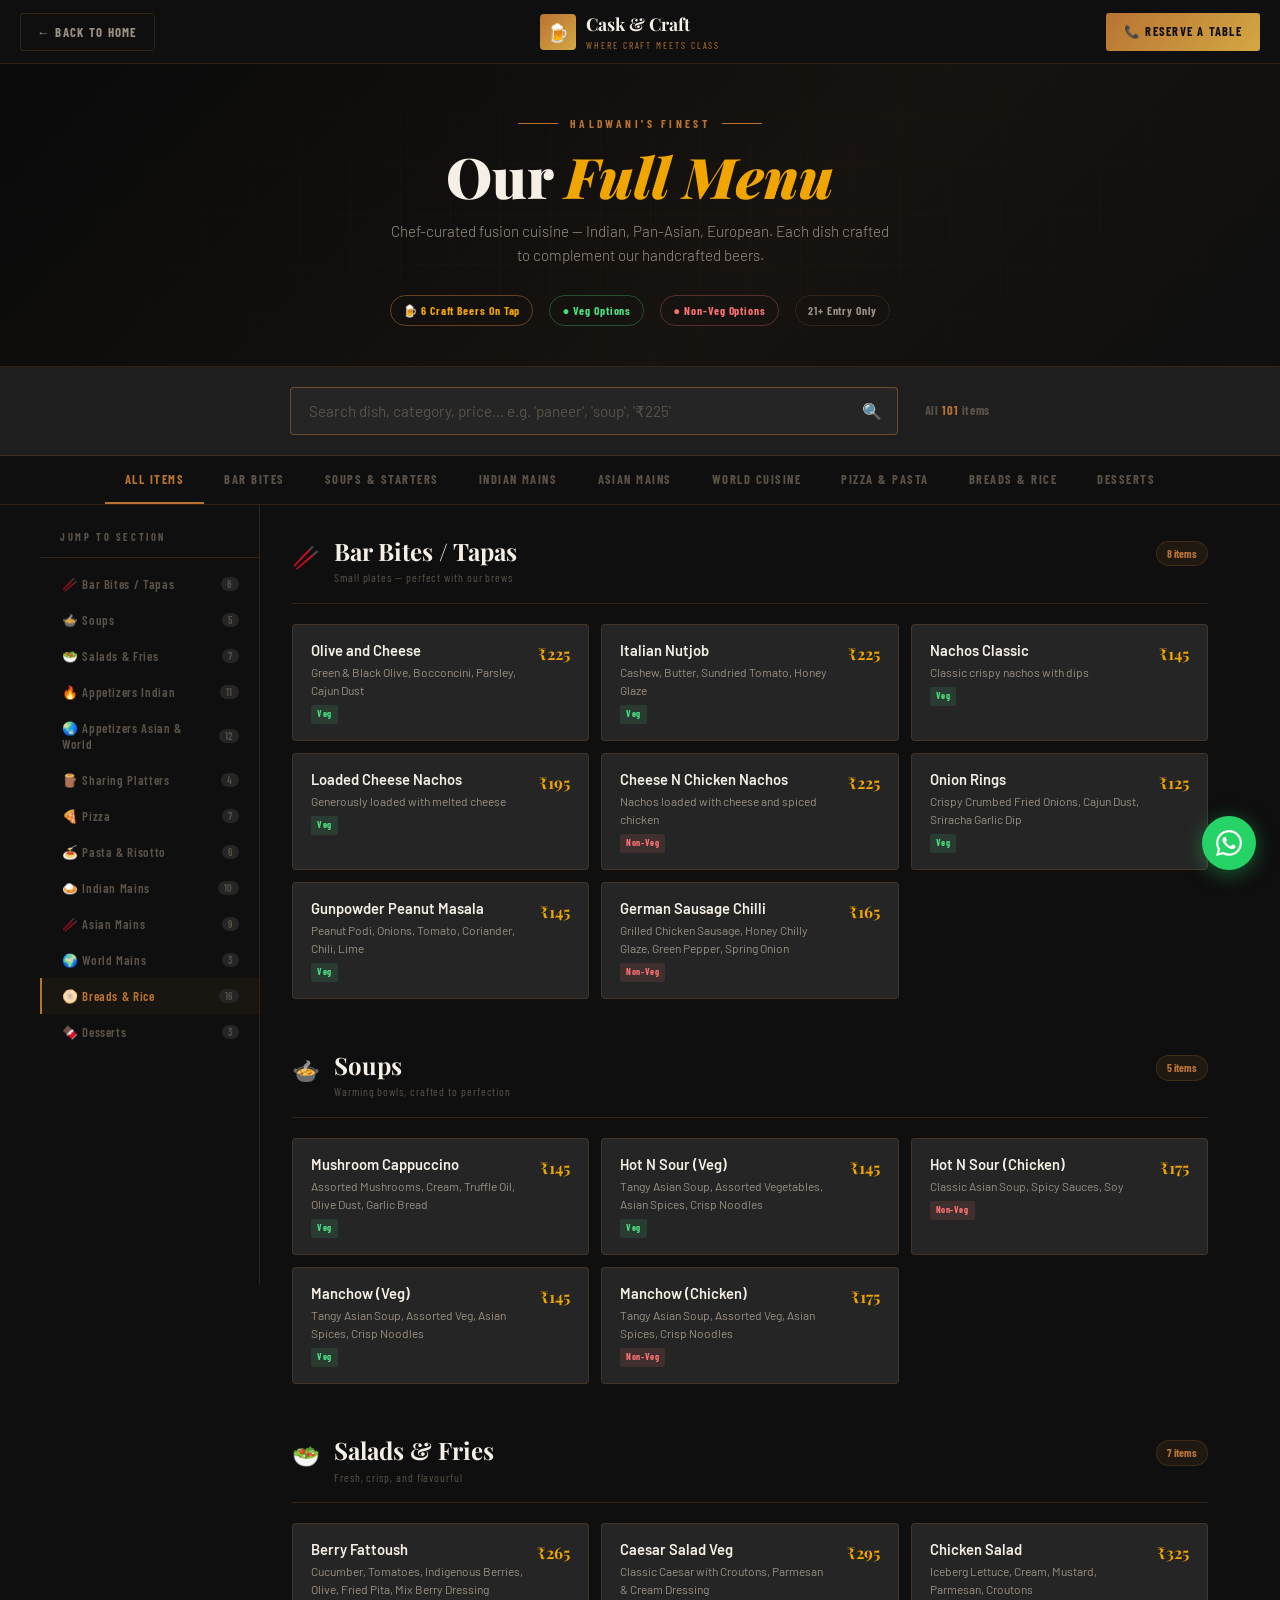
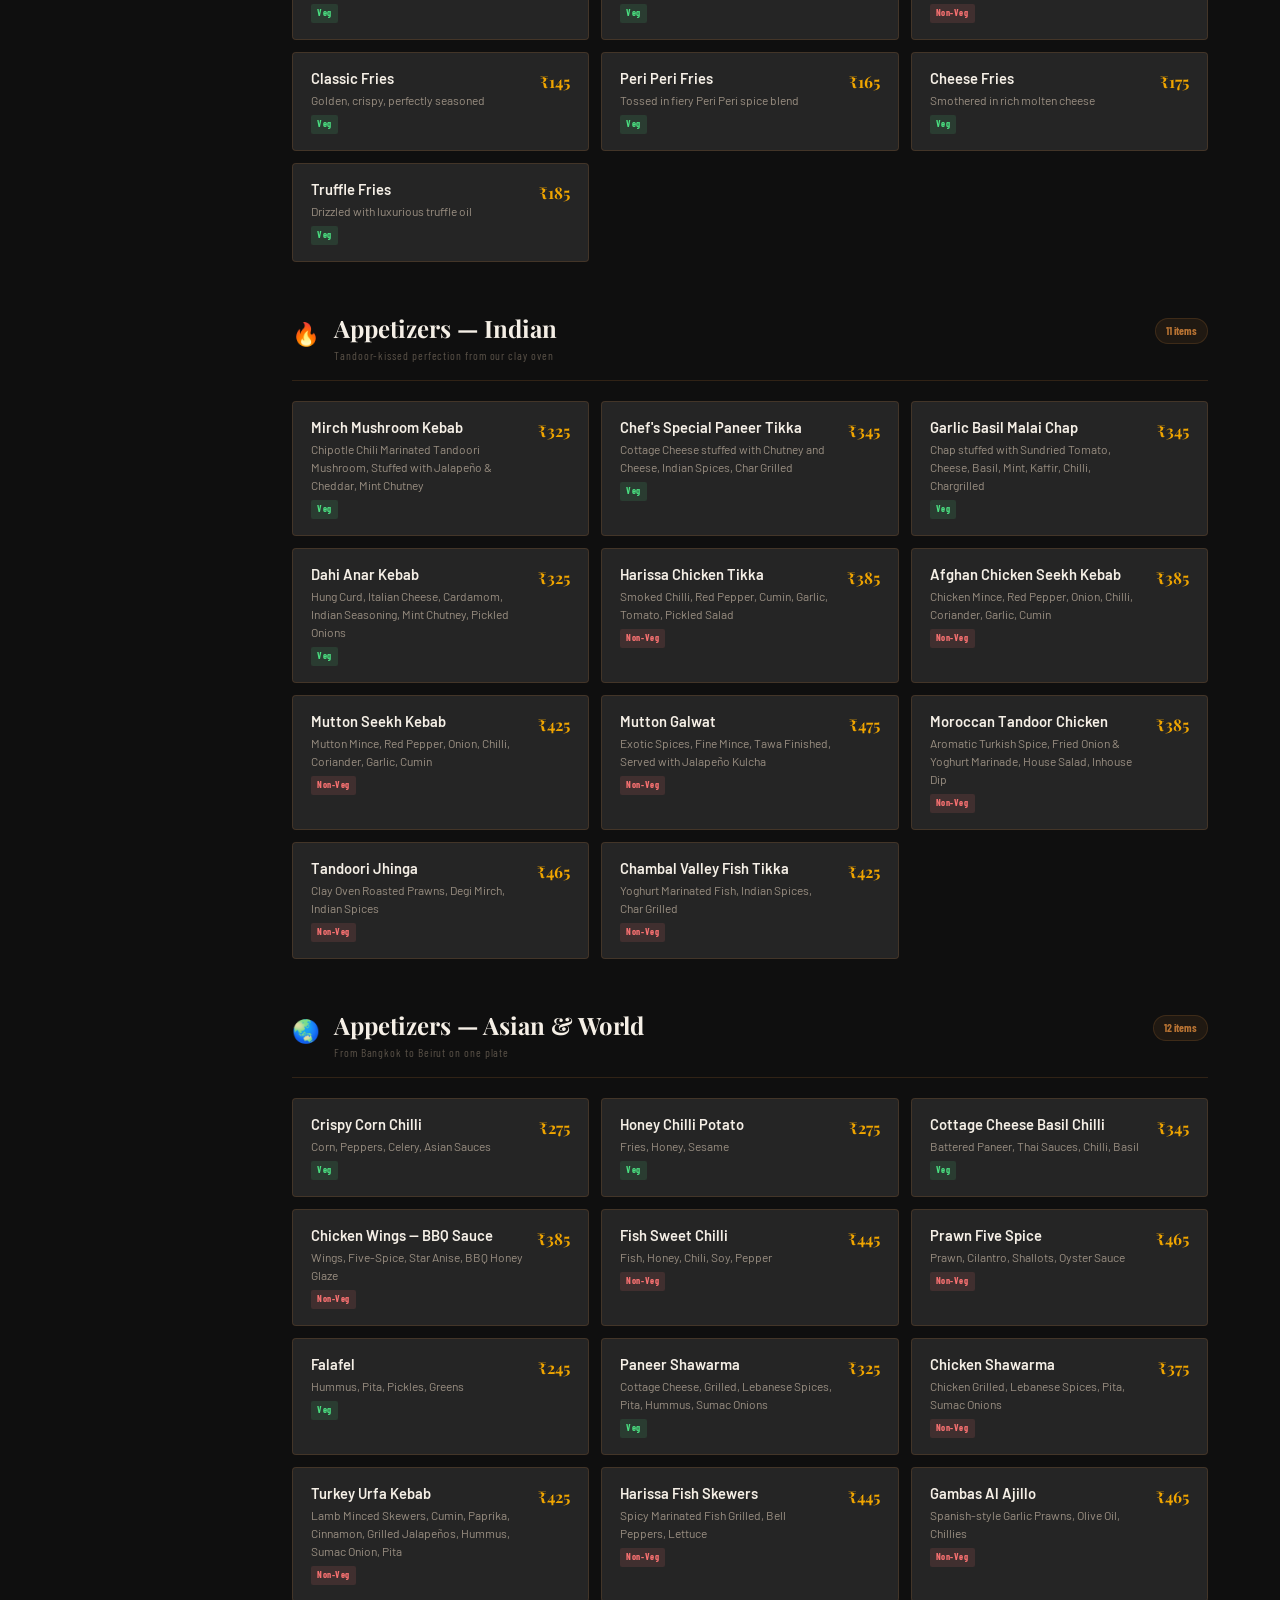
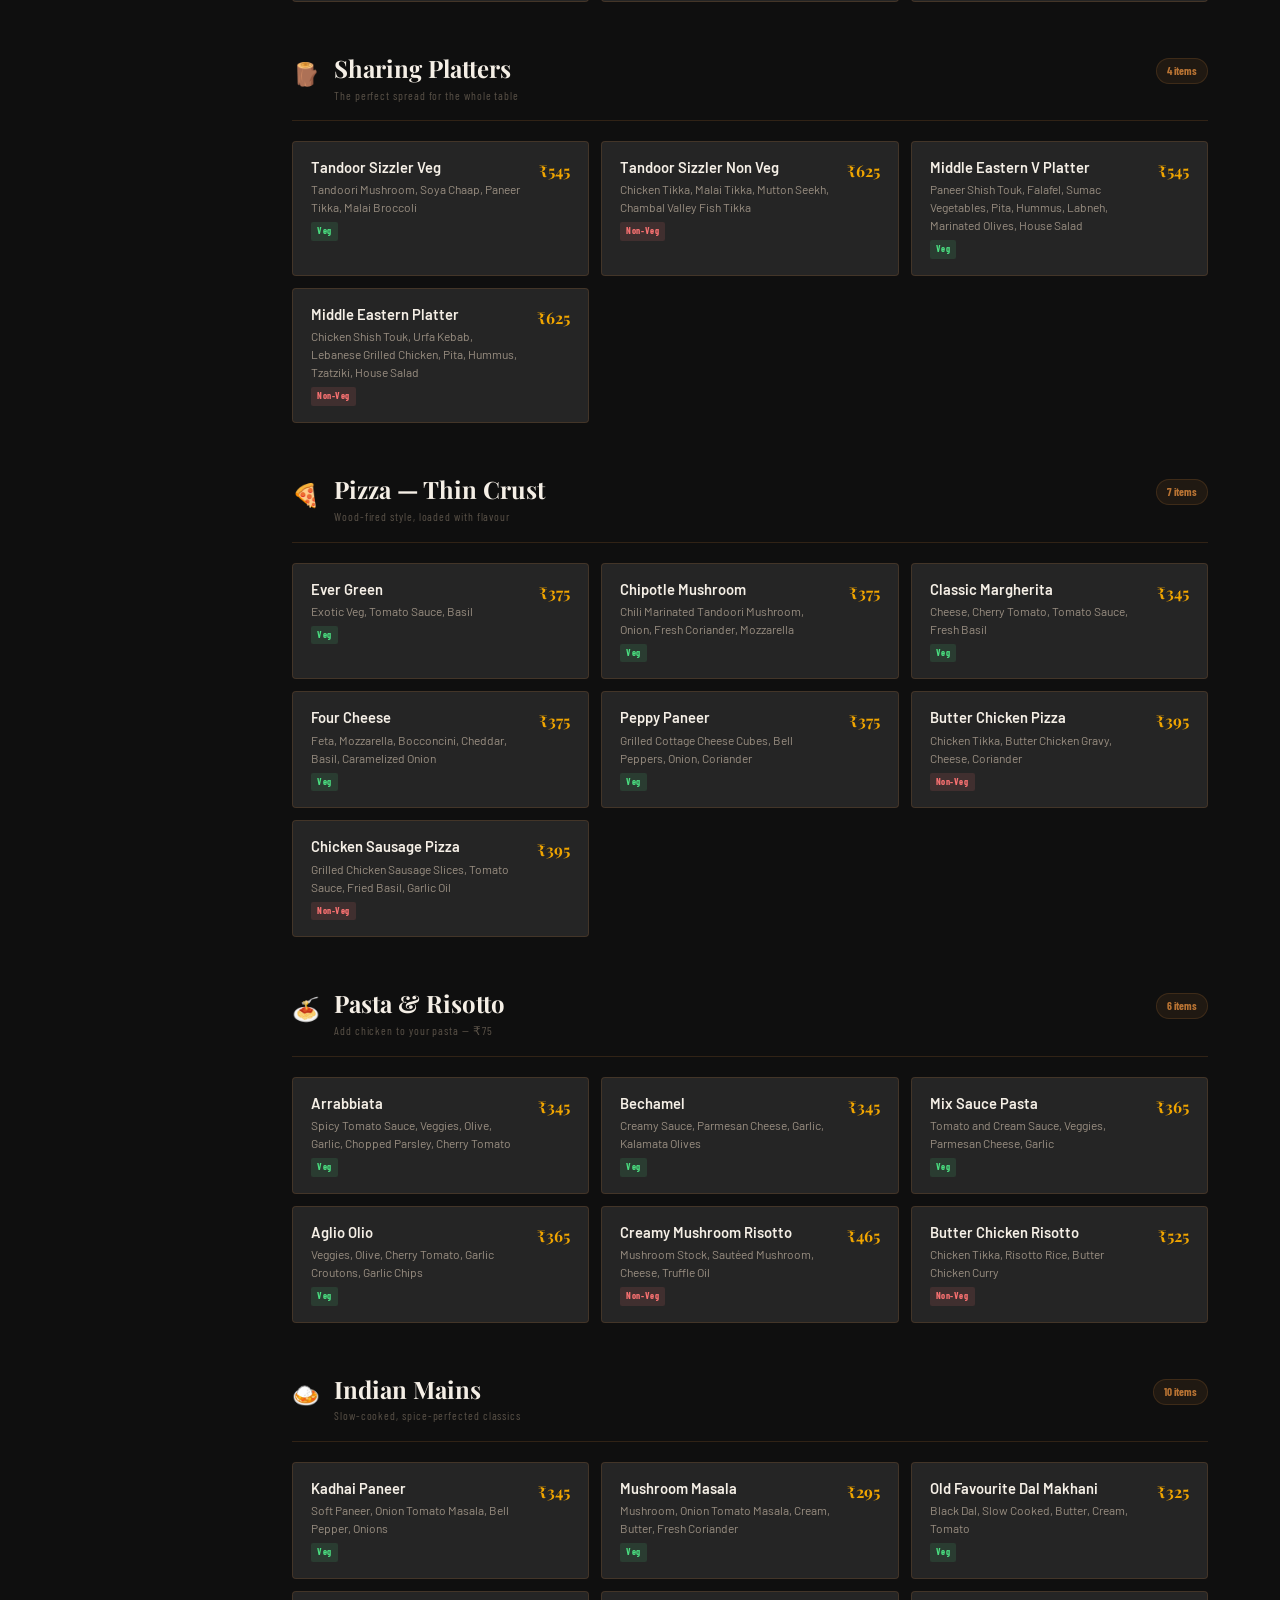
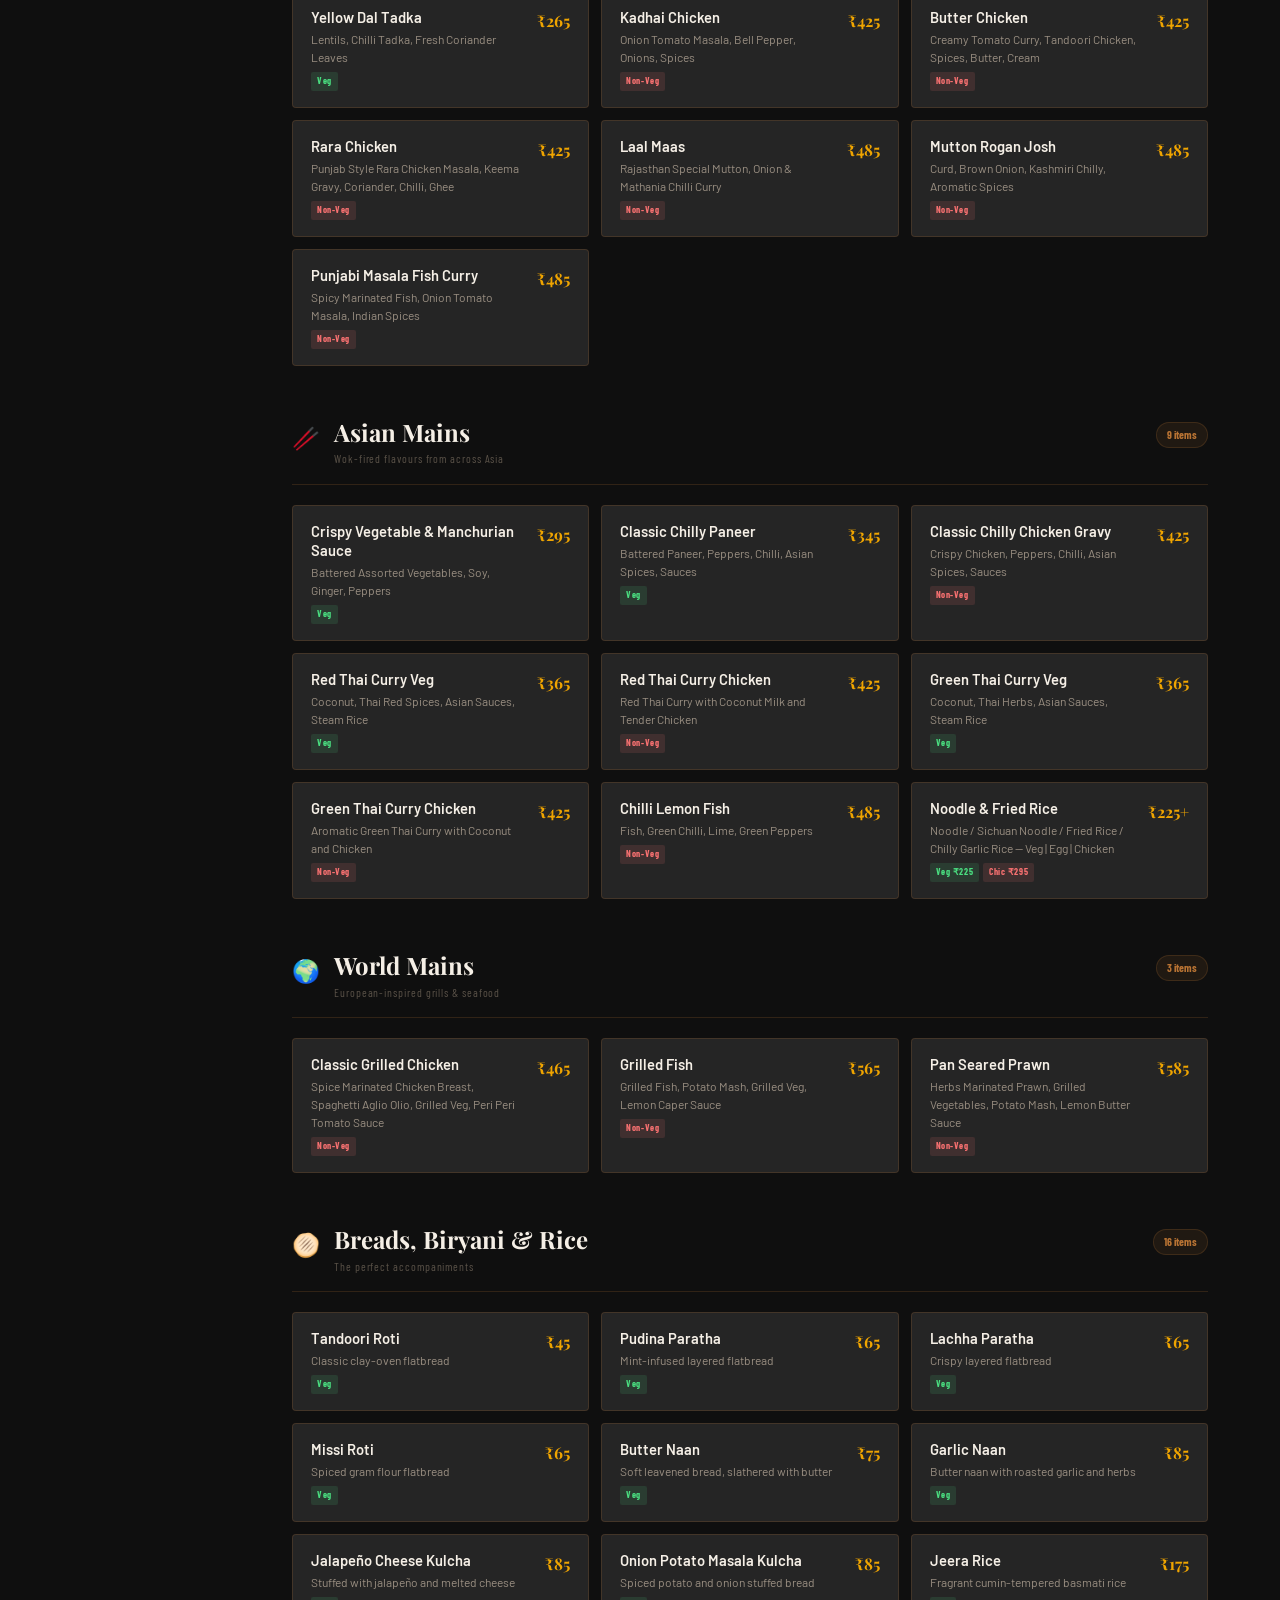
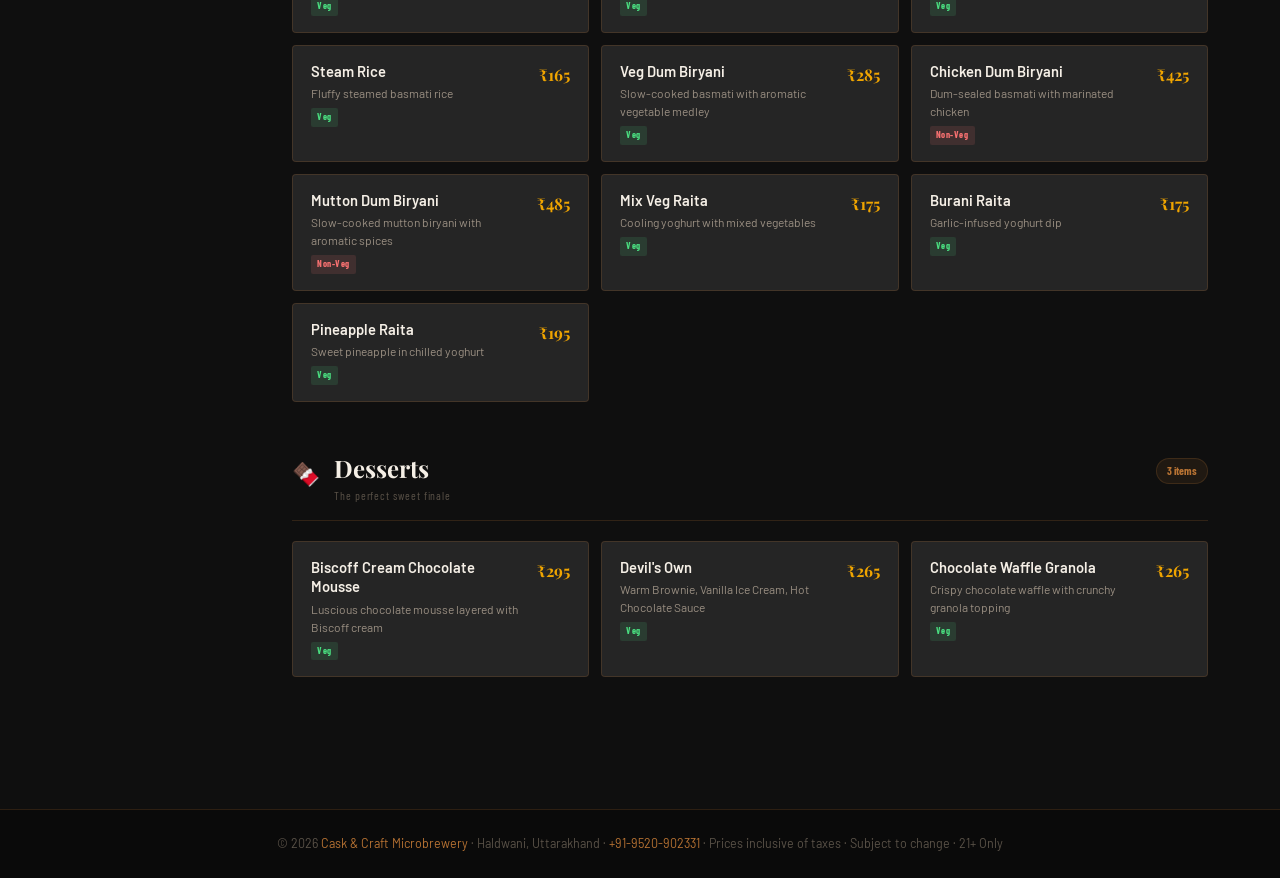
<file: caskandcraft/menu.html>
<!DOCTYPE html>
<html lang="en-IN">
<head>
  <meta charset="UTF-8">
  <meta name="viewport" content="width=device-width, initial-scale=1.0">
  <title>Full Menu — Cask &amp; Craft Microbrewery Haldwani</title>
  <meta name="description" content="Explore the complete menu of Cask &amp; Craft Microbrewery, Haldwani. Bar bites, Indian, Asian, European mains, pizza, pasta, desserts and craft beers.">
  <link rel="canonical" href="https://www.caskandcrafthdw.com/menu.html">
  <meta property="og:title" content="Menu — Cask &amp; Craft Microbrewery Haldwani">
  <meta property="og:description" content="Full food and drinks menu. Bar bites, Indian, Asian, World cuisine, Pizza, Pasta, Desserts.">
  <meta property="og:url" content="https://www.caskandcrafthdw.com/menu.html">

  <link rel="preconnect" href="https://fonts.googleapis.com">
  <link rel="preconnect" href="https://fonts.gstatic.com" crossorigin>
  <link href="https://fonts.googleapis.com/css2?family=Playfair+Display:ital,wght@0,700;0,900;1,400&family=Barlow:wght@300;400;500;600&family=Barlow+Condensed:wght@400;600;700;800&display=swap" rel="stylesheet">

  <style>
    :root {
      --copper: #b87333;
      --amber: #f0a500;
      --cream: #f5efe6;
      --dark: #0f0f0f;
      --dark-mid: #1e1e1e;
      --dark-card: #252525;
      --text-primary: #f0ebe3;
      --text-muted: #9a8f82;
      --text-dim: #5a5248;
      --border: rgba(184,115,51,0.2);
      --border-bright: rgba(184,115,51,0.5);
      --gradient-copper: linear-gradient(135deg, #b87333 0%, #d4a843 100%);
      --font-display: 'Playfair Display', Georgia, serif;
      --font-body: 'Barlow', sans-serif;
      --font-condensed: 'Barlow Condensed', sans-serif;
      --transition: 0.3s cubic-bezier(0.4,0,0.2,1);
    }

    *, *::before, *::after { box-sizing: border-box; margin: 0; padding: 0; }
    html { scroll-behavior: smooth; }

    body {
      font-family: var(--font-body);
      background: var(--dark);
      color: var(--text-primary);
      line-height: 1.6;
      min-height: 100vh;
    }

    /* ── Topbar ── */
    .topbar {
      background: var(--dark);
      border-bottom: 1px solid var(--border);
      padding: 10px 20px;
      display: flex;
      align-items: center;
      justify-content: space-between;
      gap: 16px;
      flex-wrap: wrap;
    }

    .back-btn {
      display: inline-flex;
      align-items: center;
      gap: 8px;
      font-family: var(--font-condensed);
      font-size: 0.8rem;
      font-weight: 700;
      letter-spacing: 0.1em;
      text-transform: uppercase;
      color: var(--text-muted);
      text-decoration: none;
      padding: 8px 16px;
      border: 1px solid var(--border);
      border-radius: 3px;
      transition: all var(--transition);
    }
    .back-btn:hover { color: var(--copper); border-color: var(--copper); }

    .topbar-logo {
      display: flex;
      align-items: center;
      gap: 10px;
      text-decoration: none;
    }
    .logo-icon {
      width: 36px; height: 36px;
      background: var(--gradient-copper);
      border-radius: 4px;
      display: flex; align-items: center; justify-content: center;
      font-size: 1.1rem;
    }
    .logo-name {
      font-family: var(--font-display);
      font-size: 1.1rem;
      font-weight: 700;
      color: var(--cream);
    }
    .logo-tagline {
      font-family: var(--font-condensed);
      font-size: 0.6rem;
      letter-spacing: 0.2em;
      color: var(--copper);
      text-transform: uppercase;
      display: block;
    }

    .reserve-btn {
      display: inline-flex;
      align-items: center;
      gap: 8px;
      font-family: var(--font-condensed);
      font-size: 0.78rem;
      font-weight: 700;
      letter-spacing: 0.1em;
      text-transform: uppercase;
      background: var(--gradient-copper);
      color: var(--dark);
      text-decoration: none;
      padding: 9px 18px;
      border-radius: 3px;
      transition: opacity var(--transition);
    }
    .reserve-btn:hover { opacity: 0.85; }

    /* ── Menu Hero ── */
    .menu-hero {
      background: linear-gradient(135deg, #0a0a0a 0%, #161310 60%, #0f0f0f 100%);
      border-bottom: 1px solid var(--border);
      padding: 50px 20px 40px;
      text-align: center;
      position: relative;
      overflow: hidden;
    }

    .menu-hero::before {
      content: '';
      position: absolute;
      inset: 0;
      background-image:
        linear-gradient(rgba(184,115,51,0.04) 1px, transparent 1px),
        linear-gradient(90deg, rgba(184,115,51,0.04) 1px, transparent 1px);
      background-size: 50px 50px;
      mask-image: radial-gradient(ellipse 80% 80% at 50% 50%, black, transparent);
    }

    .menu-hero-content { position: relative; z-index: 1; }

    .menu-eyebrow {
      font-family: var(--font-condensed);
      font-size: 0.72rem;
      font-weight: 700;
      letter-spacing: 0.3em;
      text-transform: uppercase;
      color: var(--copper);
      margin-bottom: 12px;
      display: flex;
      align-items: center;
      justify-content: center;
      gap: 12px;
    }
    .menu-eyebrow::before, .menu-eyebrow::after {
      content: '';
      display: block;
      width: 40px;
      height: 1px;
      background: var(--copper);
    }

    .menu-title {
      font-family: var(--font-display);
      font-size: clamp(2rem, 6vw, 3.5rem);
      font-weight: 900;
      color: var(--cream);
      line-height: 1.1;
      margin-bottom: 12px;
    }
    .menu-title em { font-style: italic; color: var(--amber); }

    .menu-subtitle {
      font-size: 0.95rem;
      color: var(--text-muted);
      max-width: 500px;
      margin: 0 auto 28px;
      font-weight: 300;
    }

    .menu-badges {
      display: flex;
      align-items: center;
      justify-content: center;
      gap: 16px;
      flex-wrap: wrap;
    }
    .badge {
      font-family: var(--font-condensed);
      font-size: 0.72rem;
      font-weight: 700;
      letter-spacing: 0.08em;
      padding: 5px 12px;
      border-radius: 20px;
      border: 1px solid var(--border);
      color: var(--text-muted);
    }
    .badge.v { border-color: rgba(74,222,128,0.3); color: #4ade80; }
    .badge.nv { border-color: rgba(248,113,113,0.3); color: #f87171; }
    .badge.sp { border-color: var(--border-bright); color: var(--amber); }

    /* ── Search Bar ── */
    .search-section {
      background: var(--dark-mid);
      border-bottom: 1px solid var(--border);
      padding: 20px;
      position: sticky;
      top: 0;
      z-index: 100;
    }

    .search-inner {
      max-width: 700px;
      margin: 0 auto;
      display: flex;
      gap: 12px;
      align-items: center;
    }

    .search-wrap {
      position: relative;
      flex: 1;
    }

    .menu-search {
      width: 100%;
      background: var(--dark-card);
      border: 1px solid var(--border-bright);
      border-radius: 4px;
      padding: 14px 48px 14px 18px;
      color: var(--cream);
      font-family: var(--font-body);
      font-size: 0.95rem;
      outline: none;
      transition: all var(--transition);
    }
    .menu-search:focus {
      border-color: var(--copper);
      box-shadow: 0 0 0 3px rgba(184,115,51,0.1);
    }
    .menu-search::placeholder { color: var(--text-dim); }

    .search-icon {
      position: absolute;
      right: 16px; top: 50%;
      transform: translateY(-50%);
      color: var(--copper);
      pointer-events: none;
      font-size: 1rem;
    }
    .search-clear {
      position: absolute;
      right: 44px; top: 50%;
      transform: translateY(-50%);
      background: none; border: none;
      color: var(--text-dim);
      cursor: pointer;
      font-size: 0.9rem;
      padding: 4px;
      display: none;
      transition: color var(--transition);
    }
    .search-clear:hover { color: var(--copper); }
    .search-clear.visible { display: block; }

    .results-count {
      font-family: var(--font-condensed);
      font-size: 0.78rem;
      font-weight: 700;
      color: var(--text-dim);
      white-space: nowrap;
      letter-spacing: 0.05em;
      min-width: 80px;
      text-align: right;
    }
    .results-count span { color: var(--copper); }

    /* ── Tabs ── */
    .tabs-section {
      background: var(--dark);
      border-bottom: 1px solid var(--border);
      padding: 0 20px;
      overflow-x: auto;
      scrollbar-width: none;
    }
    .tabs-section::-webkit-scrollbar { display: none; }

    .tabs-inner {
      display: flex;
      gap: 0;
      max-width: 1200px;
      margin: 0 auto;
      width: max-content;
    }

    .tab-btn {
      font-family: var(--font-condensed);
      font-size: 0.78rem;
      font-weight: 700;
      letter-spacing: 0.12em;
      text-transform: uppercase;
      color: var(--text-dim);
      background: none;
      border: none;
      border-bottom: 2px solid transparent;
      padding: 16px 20px;
      cursor: pointer;
      transition: all var(--transition);
      white-space: nowrap;
    }
    .tab-btn:hover { color: var(--text-muted); }
    .tab-btn.active {
      color: var(--copper);
      border-bottom-color: var(--copper);
    }

    /* ── Main Layout ── */
    .menu-layout {
      display: grid;
      grid-template-columns: 220px 1fr;
      max-width: 1200px;
      margin: 0 auto;
      min-height: calc(100vh - 300px);
    }

    /* ── Sidebar ── */
    .sidebar {
      border-right: 1px solid var(--border);
      padding: 24px 0;
      position: sticky;
      top: 121px;
      height: calc(100vh - 121px);
      overflow-y: auto;
      scrollbar-width: thin;
      scrollbar-color: var(--border) transparent;
    }

    .sidebar-title {
      font-family: var(--font-condensed);
      font-size: 0.65rem;
      font-weight: 700;
      letter-spacing: 0.25em;
      text-transform: uppercase;
      color: var(--text-dim);
      padding: 0 20px 12px;
      border-bottom: 1px solid var(--border);
      margin-bottom: 8px;
    }

    .sidebar-link {
      display: flex;
      align-items: center;
      gap: 10px;
      padding: 10px 20px;
      font-family: var(--font-condensed);
      font-size: 0.8rem;
      font-weight: 600;
      letter-spacing: 0.05em;
      color: var(--text-dim);
      text-decoration: none;
      transition: all var(--transition);
      border-left: 2px solid transparent;
      cursor: pointer;
      background: none;
      border-top: none;
      border-right: none;
      border-bottom: none;
      width: 100%;
      text-align: left;
    }
    .sidebar-link:hover { color: var(--text-muted); background: rgba(184,115,51,0.04); }
    .sidebar-link.active {
      color: var(--copper);
      border-left-color: var(--copper);
      background: rgba(184,115,51,0.06);
    }
    .sidebar-link .count {
      margin-left: auto;
      font-size: 0.65rem;
      color: var(--text-dim);
      background: var(--dark-card);
      padding: 1px 6px;
      border-radius: 10px;
    }

    /* ── Menu Content ── */
    .menu-content {
      padding: 32px 32px 80px;
    }

    /* ── No Results ── */
    .no-results {
      display: none;
      text-align: center;
      padding: 80px 20px;
    }
    .no-results.show { display: block; }
    .no-results-emoji { font-size: 3rem; margin-bottom: 16px; }
    .no-results-title {
      font-family: var(--font-display);
      font-size: 1.4rem;
      color: var(--cream);
      margin-bottom: 8px;
    }
    .no-results-desc { color: var(--text-muted); font-size: 0.9rem; }

    /* ── Category Block ── */
    .menu-category { margin-bottom: 52px; }
    .menu-category.hidden { display: none; }

    .category-header {
      display: flex;
      align-items: flex-start;
      gap: 14px;
      margin-bottom: 20px;
      padding-bottom: 16px;
      border-bottom: 1px solid var(--border);
    }
    .category-icon { font-size: 1.4rem; margin-top: 2px; }
    .category-title {
      font-family: var(--font-display);
      font-size: 1.5rem;
      font-weight: 700;
      color: var(--cream);
      line-height: 1.2;
    }
    .category-subtitle {
      font-family: var(--font-condensed);
      font-size: 0.72rem;
      letter-spacing: 0.08em;
      color: var(--text-dim);
      margin-top: 3px;
    }
    .cat-count {
      margin-left: auto;
      font-family: var(--font-condensed);
      font-size: 0.7rem;
      font-weight: 700;
      color: var(--copper);
      background: rgba(184,115,51,0.1);
      border: 1px solid var(--border);
      padding: 3px 10px;
      border-radius: 20px;
      white-space: nowrap;
      margin-top: 4px;
    }

    /* ── Menu Grid ── */
    .menu-grid {
      display: grid;
      grid-template-columns: repeat(auto-fill, minmax(280px, 1fr));
      gap: 12px;
    }

    .menu-item {
      background: var(--dark-card);
      border: 1px solid var(--border);
      border-radius: 4px;
      padding: 16px 18px;
      display: flex;
      justify-content: space-between;
      align-items: flex-start;
      gap: 14px;
      transition: all var(--transition);
      position: relative;
      overflow: hidden;
    }
    .menu-item::before {
      content: '';
      position: absolute;
      left: 0; top: 0; bottom: 0;
      width: 3px;
      background: var(--gradient-copper);
      transform: scaleY(0);
      transition: transform var(--transition);
    }
    .menu-item:hover { border-color: rgba(184,115,51,0.3); transform: translateX(3px); }
    .menu-item:hover::before { transform: scaleY(1); }
    .menu-item.highlight { border-color: var(--copper); background: rgba(184,115,51,0.05); }
    .menu-item.hidden-item { display: none; }

    .item-info { flex: 1; min-width: 0; }
    .item-name {
      font-size: 0.92rem;
      font-weight: 600;
      color: var(--cream);
      margin-bottom: 3px;
      line-height: 1.3;
    }
    .item-desc {
      font-size: 0.75rem;
      color: var(--text-muted);
      line-height: 1.5;
      margin-bottom: 6px;
    }
    .item-tags { display: flex; gap: 4px; flex-wrap: wrap; }
    .item-tag {
      font-size: 0.58rem;
      font-family: var(--font-condensed);
      font-weight: 700;
      letter-spacing: 0.06em;
      padding: 2px 6px;
      border-radius: 2px;
    }
    .tag-v { background: rgba(74,222,128,0.12); color: #4ade80; }
    .tag-nv { background: rgba(248,113,113,0.12); color: #f87171; }

    .item-price {
      font-family: var(--font-display);
      font-size: 1rem;
      font-weight: 700;
      color: var(--amber);
      white-space: nowrap;
      flex-shrink: 0;
    }

    /* ── WhatsApp FAB ── */
    .whatsapp-fab {
      position: fixed;
      bottom: 30px; right: 24px;
      z-index: 999;
      width: 54px; height: 54px;
      background: #25d366;
      border-radius: 50%;
      display: flex; align-items: center; justify-content: center;
      box-shadow: 0 4px 20px rgba(37,211,102,0.4);
      text-decoration: none;
      transition: transform var(--transition);
    }
    .whatsapp-fab:hover { transform: scale(1.1); }
    .whatsapp-fab svg { width: 26px; height: 26px; fill: white; }

    /* ── Sticky Mobile CTA ── */
    .sticky-cta {
      display: none;
      position: fixed;
      bottom: 0; left: 0; right: 0;
      background: var(--dark);
      border-top: 1px solid var(--border);
      padding: 10px 16px;
      gap: 10px;
      z-index: 998;
    }
    .sticky-cta a {
      flex: 1;
      text-align: center;
      padding: 12px;
      font-family: var(--font-condensed);
      font-size: 0.8rem;
      font-weight: 700;
      letter-spacing: 0.1em;
      text-transform: uppercase;
      border-radius: 3px;
      text-decoration: none;
      transition: all var(--transition);
    }
    .cta-call { background: var(--gradient-copper); color: var(--dark); }
    .cta-home { background: var(--dark-card); color: var(--text-muted); border: 1px solid var(--border); }

    /* ── Footer ── */
    .menu-footer {
      background: #0a0a0a;
      border-top: 1px solid var(--border);
      padding: 24px 20px;
      text-align: center;
    }
    .menu-footer p {
      font-size: 0.78rem;
      color: var(--text-dim);
    }
    .menu-footer a { color: var(--copper); text-decoration: none; }

    /* ── Responsive ── */
    @media (max-width: 768px) {
      .menu-layout { grid-template-columns: 1fr; }
      .sidebar { display: none; }
      .menu-content { padding: 20px 16px 100px; }
      .menu-grid { grid-template-columns: 1fr; }
      .sticky-cta { display: flex; }
      .whatsapp-fab { bottom: 76px; }
      .search-inner { flex-wrap: wrap; }
      .results-count { display: none; }
      .topbar .reserve-btn { display: none; }
    }

    @media (max-width: 480px) {
      .menu-hero { padding: 36px 16px 28px; }
      .tabs-section { padding: 0 8px; }
      .tab-btn { padding: 14px 14px; font-size: 0.72rem; }
    }
  </style>
</head>
<body>

<!-- ── Topbar ── -->
<header class="topbar">
  <a href="index.html" class="back-btn" aria-label="Back to home">
    ← Back to Home
  </a>

  <a href="index.html" class="topbar-logo" aria-label="Cask and Craft">
    <div class="logo-icon">🍺</div>
    <div>
      <span class="logo-name">Cask &amp; Craft</span>
      <span class="logo-tagline">Where Craft meets Class</span>
    </div>
  </a>

  <a href="tel:+919520902331" class="reserve-btn" aria-label="Reserve a table">
    📞 Reserve a Table
  </a>
</header>

<!-- ── Menu Hero ── -->
<section class="menu-hero">
  <div class="menu-hero-content">
    <div class="menu-eyebrow">Haldwani's Finest</div>
    <h1 class="menu-title">Our <em>Full Menu</em></h1>
    <p class="menu-subtitle">Chef-curated fusion cuisine — Indian, Pan-Asian, European. Each dish crafted to complement our handcrafted beers.</p>
    <div class="menu-badges">
      <span class="badge sp">🍺 6 Craft Beers On Tap</span>
      <span class="badge v">● Veg Options</span>
      <span class="badge nv">● Non-Veg Options</span>
      <span class="badge">21+ Entry Only</span>
    </div>
  </div>
</section>

<!-- ── Sticky Search ── -->
<div class="search-section">
  <div class="search-inner">
    <div class="search-wrap">
      <input
        type="search"
        id="menuSearch"
        class="menu-search"
        placeholder="Search dish, category, price... e.g. 'paneer', 'soup', '₹225'"
        autocomplete="off"
        spellcheck="false"
        aria-label="Search menu"
      >
      <button class="search-clear" id="searchClear" aria-label="Clear">✕</button>
      <span class="search-icon">🔍</span>
    </div>
    <div class="results-count" id="resultsCount">All <span id="countNum">100+</span> items</div>
  </div>
</div>

<!-- ── Tabs ── -->
<div class="tabs-section">
  <div class="tabs-inner" role="tablist">
    <button class="tab-btn active" data-tab="all">All Items</button>
    <button class="tab-btn" data-tab="bar-bites">Bar Bites</button>
    <button class="tab-btn" data-tab="starters">Soups &amp; Starters</button>
    <button class="tab-btn" data-tab="indian">Indian Mains</button>
    <button class="tab-btn" data-tab="asian">Asian Mains</button>
    <button class="tab-btn" data-tab="world">World Cuisine</button>
    <button class="tab-btn" data-tab="pizza">Pizza &amp; Pasta</button>
    <button class="tab-btn" data-tab="breads">Breads &amp; Rice</button>
    <button class="tab-btn" data-tab="desserts">Desserts</button>
  </div>
</div>

<!-- ── Main Layout ── -->
<div class="menu-layout">

  <!-- Sidebar -->
  <aside class="sidebar" aria-label="Menu sections">
    <div class="sidebar-title">Jump to Section</div>
    <button class="sidebar-link active" onclick="scrollToSection('bar-bites-sec')">🥢 Bar Bites / Tapas <span class="count">8</span></button>
    <button class="sidebar-link" onclick="scrollToSection('soup-sec')">🍲 Soups <span class="count">5</span></button>
    <button class="sidebar-link" onclick="scrollToSection('salads-sec')">🥗 Salads &amp; Fries <span class="count">7</span></button>
    <button class="sidebar-link" onclick="scrollToSection('app-indian-sec')">🔥 Appetizers Indian <span class="count">11</span></button>
    <button class="sidebar-link" onclick="scrollToSection('app-asian-sec')">🌏 Appetizers Asian &amp; World <span class="count">12</span></button>
    <button class="sidebar-link" onclick="scrollToSection('platters-sec')">🪵 Sharing Platters <span class="count">4</span></button>
    <button class="sidebar-link" onclick="scrollToSection('pizza-sec')">🍕 Pizza <span class="count">7</span></button>
    <button class="sidebar-link" onclick="scrollToSection('pasta-sec')">🍝 Pasta &amp; Risotto <span class="count">6</span></button>
    <button class="sidebar-link" onclick="scrollToSection('indian-mains-sec')">🍛 Indian Mains <span class="count">10</span></button>
    <button class="sidebar-link" onclick="scrollToSection('asian-mains-sec')">🥢 Asian Mains <span class="count">9</span></button>
    <button class="sidebar-link" onclick="scrollToSection('world-mains-sec')">🌍 World Mains <span class="count">3</span></button>
    <button class="sidebar-link" onclick="scrollToSection('breads-sec')">🫓 Breads &amp; Rice <span class="count">16</span></button>
    <button class="sidebar-link" onclick="scrollToSection('desserts-sec')">🍫 Desserts <span class="count">3</span></button>
  </aside>

  <!-- Menu Content -->
  <main class="menu-content" aria-label="Menu items">

    <div class="no-results" id="noResults">
      <div class="no-results-emoji">🍽️</div>
      <h2 class="no-results-title">No item found.</h2>
      <p class="no-results-desc">Try another keyword — dish name, category, or price.</p>
    </div>

    <!-- BAR BITES -->
    <div class="menu-category" id="bar-bites-sec" data-cat="bar-bites" data-group="bar-bites">
      <div class="category-header">
        <span class="category-icon">🥢</span>
        <div>
          <h2 class="category-title">Bar Bites / Tapas</h2>
          <p class="category-subtitle">Small plates — perfect with our brews</p>
        </div>
        <span class="cat-count">8 items</span>
      </div>
      <div class="menu-grid">
        <div class="menu-item" data-name="olive and cheese" data-category="bar bites tapas" data-price="₹225 225" data-desc="green black olive bocconcini parsley cajun dust"><div class="item-info"><div class="item-name">Olive and Cheese</div><div class="item-desc">Green &amp; Black Olive, Bocconcini, Parsley, Cajun Dust</div><div class="item-tags"><span class="item-tag tag-v">Veg</span></div></div><div class="item-price">₹225</div></div>
        <div class="menu-item" data-name="italian nutjob" data-category="bar bites tapas" data-price="₹225 225" data-desc="cashew butter sundried tomato honey glaze"><div class="item-info"><div class="item-name">Italian Nutjob</div><div class="item-desc">Cashew, Butter, Sundried Tomato, Honey Glaze</div><div class="item-tags"><span class="item-tag tag-v">Veg</span></div></div><div class="item-price">₹225</div></div>
        <div class="menu-item" data-name="nachos classic" data-category="bar bites tapas nachos" data-price="₹145 145" data-desc="classic nachos"><div class="item-info"><div class="item-name">Nachos Classic</div><div class="item-desc">Classic crispy nachos with dips</div><div class="item-tags"><span class="item-tag tag-v">Veg</span></div></div><div class="item-price">₹145</div></div>
        <div class="menu-item" data-name="loaded cheese nachos" data-category="bar bites tapas nachos" data-price="₹195 195" data-desc="loaded cheese nachos"><div class="item-info"><div class="item-name">Loaded Cheese Nachos</div><div class="item-desc">Generously loaded with melted cheese</div><div class="item-tags"><span class="item-tag tag-v">Veg</span></div></div><div class="item-price">₹195</div></div>
        <div class="menu-item" data-name="cheese n chicken nachos" data-category="bar bites tapas nachos chicken" data-price="₹225 225" data-desc="cheese chicken nachos"><div class="item-info"><div class="item-name">Cheese N Chicken Nachos</div><div class="item-desc">Nachos loaded with cheese and spiced chicken</div><div class="item-tags"><span class="item-tag tag-nv">Non-Veg</span></div></div><div class="item-price">₹225</div></div>
        <div class="menu-item" data-name="onion rings" data-category="bar bites tapas" data-price="₹125 125" data-desc="crispy crumbed fried onions cajun dust sriracha garlic dip"><div class="item-info"><div class="item-name">Onion Rings</div><div class="item-desc">Crispy Crumbed Fried Onions, Cajun Dust, Sriracha Garlic Dip</div><div class="item-tags"><span class="item-tag tag-v">Veg</span></div></div><div class="item-price">₹125</div></div>
        <div class="menu-item" data-name="gunpowder peanut masala" data-category="bar bites tapas" data-price="₹145 145" data-desc="peanut podi onions tomato coriander chili lime"><div class="item-info"><div class="item-name">Gunpowder Peanut Masala</div><div class="item-desc">Peanut Podi, Onions, Tomato, Coriander, Chili, Lime</div><div class="item-tags"><span class="item-tag tag-v">Veg</span></div></div><div class="item-price">₹145</div></div>
        <div class="menu-item" data-name="german sausage chilli" data-category="bar bites tapas sausage chicken" data-price="₹165 165" data-desc="grilled chicken sausage honey chilly glaze green pepper spring onion"><div class="item-info"><div class="item-name">German Sausage Chilli</div><div class="item-desc">Grilled Chicken Sausage, Honey Chilly Glaze, Green Pepper, Spring Onion</div><div class="item-tags"><span class="item-tag tag-nv">Non-Veg</span></div></div><div class="item-price">₹165</div></div>
      </div>
    </div>

    <!-- SOUP -->
    <div class="menu-category" id="soup-sec" data-cat="soup" data-group="starters">
      <div class="category-header"><span class="category-icon">🍲</span><div><h2 class="category-title">Soups</h2><p class="category-subtitle">Warming bowls, crafted to perfection</p></div><span class="cat-count">5 items</span></div>
      <div class="menu-grid">
        <div class="menu-item" data-name="mushroom cappuccino" data-category="soup mushroom" data-price="₹145 145" data-desc="assorted mushrooms cream truffle oil olive dust garlic bread"><div class="item-info"><div class="item-name">Mushroom Cappuccino</div><div class="item-desc">Assorted Mushrooms, Cream, Truffle Oil, Olive Dust, Garlic Bread</div><div class="item-tags"><span class="item-tag tag-v">Veg</span></div></div><div class="item-price">₹145</div></div>
        <div class="menu-item" data-name="hot n sour veg" data-category="soup asian veg" data-price="₹145 145" data-desc="tangy asian soup assorted vegetables asian spices sauces crisp noodles"><div class="item-info"><div class="item-name">Hot N Sour (Veg)</div><div class="item-desc">Tangy Asian Soup, Assorted Vegetables, Asian Spices, Crisp Noodles</div><div class="item-tags"><span class="item-tag tag-v">Veg</span></div></div><div class="item-price">₹145</div></div>
        <div class="menu-item" data-name="hot n sour chicken" data-category="soup asian chicken" data-price="₹175 175" data-desc="classic asian soup spicy sauces soy"><div class="item-info"><div class="item-name">Hot N Sour (Chicken)</div><div class="item-desc">Classic Asian Soup, Spicy Sauces, Soy</div><div class="item-tags"><span class="item-tag tag-nv">Non-Veg</span></div></div><div class="item-price">₹175</div></div>
        <div class="menu-item" data-name="manchow veg" data-category="soup asian manchow veg" data-price="₹145 145" data-desc="tangy asian soup assorted veg asian spices sauces crisp noodles"><div class="item-info"><div class="item-name">Manchow (Veg)</div><div class="item-desc">Tangy Asian Soup, Assorted Veg, Asian Spices, Crisp Noodles</div><div class="item-tags"><span class="item-tag tag-v">Veg</span></div></div><div class="item-price">₹145</div></div>
        <div class="menu-item" data-name="manchow chicken" data-category="soup asian manchow chicken" data-price="₹175 175" data-desc="tangy asian soup assorted veg asian spices sauces crisp noodles chicken"><div class="item-info"><div class="item-name">Manchow (Chicken)</div><div class="item-desc">Tangy Asian Soup, Assorted Veg, Asian Spices, Crisp Noodles</div><div class="item-tags"><span class="item-tag tag-nv">Non-Veg</span></div></div><div class="item-price">₹175</div></div>
      </div>
    </div>

    <!-- SALADS & FRIES -->
    <div class="menu-category" id="salads-sec" data-cat="salads" data-group="starters">
      <div class="category-header"><span class="category-icon">🥗</span><div><h2 class="category-title">Salads &amp; Fries</h2><p class="category-subtitle">Fresh, crisp, and flavourful</p></div><span class="cat-count">7 items</span></div>
      <div class="menu-grid">
        <div class="menu-item" data-name="berry fattoush" data-category="salad veg" data-price="₹265 265" data-desc="cucumber tomatoes indigenous berries olive fried pita lettuce mix berry dressing"><div class="item-info"><div class="item-name">Berry Fattoush</div><div class="item-desc">Cucumber, Tomatoes, Indigenous Berries, Olive, Fried Pita, Mix Berry Dressing</div><div class="item-tags"><span class="item-tag tag-v">Veg</span></div></div><div class="item-price">₹265</div></div>
        <div class="menu-item" data-name="caesar salad veg" data-category="salad caesar veg" data-price="₹295 295" data-desc="caesar salad vegetarian parmesan croutons"><div class="item-info"><div class="item-name">Caesar Salad Veg</div><div class="item-desc">Classic Caesar with Croutons, Parmesan &amp; Cream Dressing</div><div class="item-tags"><span class="item-tag tag-v">Veg</span></div></div><div class="item-price">₹295</div></div>
        <div class="menu-item" data-name="chicken salad" data-category="salad chicken" data-price="₹325 325" data-desc="iceberg lettuce cream mustard parmesan croutons"><div class="item-info"><div class="item-name">Chicken Salad</div><div class="item-desc">Iceberg Lettuce, Cream, Mustard, Parmesan, Croutons</div><div class="item-tags"><span class="item-tag tag-nv">Non-Veg</span></div></div><div class="item-price">₹325</div></div>
        <div class="menu-item" data-name="classic fries" data-category="fries veg" data-price="₹145 145" data-desc="classic fries golden crispy"><div class="item-info"><div class="item-name">Classic Fries</div><div class="item-desc">Golden, crispy, perfectly seasoned</div><div class="item-tags"><span class="item-tag tag-v">Veg</span></div></div><div class="item-price">₹145</div></div>
        <div class="menu-item" data-name="peri peri fries" data-category="fries veg spicy" data-price="₹165 165" data-desc="peri peri spicy fries"><div class="item-info"><div class="item-name">Peri Peri Fries</div><div class="item-desc">Tossed in fiery Peri Peri spice blend</div><div class="item-tags"><span class="item-tag tag-v">Veg</span></div></div><div class="item-price">₹165</div></div>
        <div class="menu-item" data-name="cheese fries" data-category="fries veg cheese" data-price="₹175 175" data-desc="cheese fries melted"><div class="item-info"><div class="item-name">Cheese Fries</div><div class="item-desc">Smothered in rich molten cheese</div><div class="item-tags"><span class="item-tag tag-v">Veg</span></div></div><div class="item-price">₹175</div></div>
        <div class="menu-item" data-name="truffle fries" data-category="fries veg truffle premium" data-price="₹185 185" data-desc="truffle fries truffle oil premium"><div class="item-info"><div class="item-name">Truffle Fries</div><div class="item-desc">Drizzled with luxurious truffle oil</div><div class="item-tags"><span class="item-tag tag-v">Veg</span></div></div><div class="item-price">₹185</div></div>
      </div>
    </div>

    <!-- APPETIZERS INDIAN -->
    <div class="menu-category" id="app-indian-sec" data-cat="app-indian" data-group="starters">
      <div class="category-header"><span class="category-icon">🔥</span><div><h2 class="category-title">Appetizers — Indian</h2><p class="category-subtitle">Tandoor-kissed perfection from our clay oven</p></div><span class="cat-count">11 items</span></div>
      <div class="menu-grid">
        <div class="menu-item" data-name="mirch mushroom kebab" data-category="appetizer indian kebab tandoor veg" data-price="₹325 325" data-desc="chipotle chili marinated tandoori mushroom stuffed jalapeno cheddar mint chutney"><div class="item-info"><div class="item-name">Mirch Mushroom Kebab</div><div class="item-desc">Chipotle Chili Marinated Tandoori Mushroom, Stuffed with Jalapeño &amp; Cheddar, Mint Chutney</div><div class="item-tags"><span class="item-tag tag-v">Veg</span></div></div><div class="item-price">₹325</div></div>
        <div class="menu-item" data-name="chefs special paneer tikka" data-category="appetizer indian paneer tikka veg" data-price="₹345 345" data-desc="cottage cheese chutney cheese indian spices char grilled"><div class="item-info"><div class="item-name">Chef's Special Paneer Tikka</div><div class="item-desc">Cottage Cheese stuffed with Chutney and Cheese, Indian Spices, Char Grilled</div><div class="item-tags"><span class="item-tag tag-v">Veg</span></div></div><div class="item-price">₹345</div></div>
        <div class="menu-item" data-name="garlic basil malai chap" data-category="appetizer indian soya chaap veg" data-price="₹345 345" data-desc="chap stuffed sundried tomato cheese basil mint kaffir chilli chargrilled"><div class="item-info"><div class="item-name">Garlic Basil Malai Chap</div><div class="item-desc">Chap stuffed with Sundried Tomato, Cheese, Basil, Mint, Kaffir, Chilli, Chargrilled</div><div class="item-tags"><span class="item-tag tag-v">Veg</span></div></div><div class="item-price">₹345</div></div>
        <div class="menu-item" data-name="dahi anar kebab" data-category="appetizer indian kebab veg" data-price="₹325 325" data-desc="hung curd italian cheese cardamom indian seasoning mint chutney pickled onions"><div class="item-info"><div class="item-name">Dahi Anar Kebab</div><div class="item-desc">Hung Curd, Italian Cheese, Cardamom, Indian Seasoning, Mint Chutney, Pickled Onions</div><div class="item-tags"><span class="item-tag tag-v">Veg</span></div></div><div class="item-price">₹325</div></div>
        <div class="menu-item" data-name="harissa chicken tikka" data-category="appetizer indian chicken tikka" data-price="₹385 385" data-desc="smoked chilli red pepper cumin garlic tomato pickled salad"><div class="item-info"><div class="item-name">Harissa Chicken Tikka</div><div class="item-desc">Smoked Chilli, Red Pepper, Cumin, Garlic, Tomato, Pickled Salad</div><div class="item-tags"><span class="item-tag tag-nv">Non-Veg</span></div></div><div class="item-price">₹385</div></div>
        <div class="menu-item" data-name="afghan chicken seekh kebab" data-category="appetizer indian chicken seekh kebab" data-price="₹385 385" data-desc="chicken mince red pepper onion chilli coriander garlic cumin"><div class="item-info"><div class="item-name">Afghan Chicken Seekh Kebab</div><div class="item-desc">Chicken Mince, Red Pepper, Onion, Chilli, Coriander, Garlic, Cumin</div><div class="item-tags"><span class="item-tag tag-nv">Non-Veg</span></div></div><div class="item-price">₹385</div></div>
        <div class="menu-item" data-name="mutton seekh kebab" data-category="appetizer indian mutton seekh kebab" data-price="₹425 425" data-desc="mutton mince red pepper onion chilli coriander garlic cumin"><div class="item-info"><div class="item-name">Mutton Seekh Kebab</div><div class="item-desc">Mutton Mince, Red Pepper, Onion, Chilli, Coriander, Garlic, Cumin</div><div class="item-tags"><span class="item-tag tag-nv">Non-Veg</span></div></div><div class="item-price">₹425</div></div>
        <div class="menu-item" data-name="mutton galwat" data-category="appetizer indian mutton" data-price="₹475 475" data-desc="exotic spices fine mince tawa finished jalapeno kulcha"><div class="item-info"><div class="item-name">Mutton Galwat</div><div class="item-desc">Exotic Spices, Fine Mince, Tawa Finished, Served with Jalapeño Kulcha</div><div class="item-tags"><span class="item-tag tag-nv">Non-Veg</span></div></div><div class="item-price">₹475</div></div>
        <div class="menu-item" data-name="moroccan tandoor chicken" data-category="appetizer indian chicken tandoor" data-price="₹385 385" data-desc="aromatic turkish spice fry onion yogurt marinade house salad"><div class="item-info"><div class="item-name">Moroccan Tandoor Chicken</div><div class="item-desc">Aromatic Turkish Spice, Fried Onion &amp; Yoghurt Marinade, House Salad, Inhouse Dip</div><div class="item-tags"><span class="item-tag tag-nv">Non-Veg</span></div></div><div class="item-price">₹385</div></div>
        <div class="menu-item" data-name="tandoori jhinga" data-category="appetizer indian prawns seafood" data-price="₹465 465" data-desc="clay oven roasted prawns degi mirch indian spices"><div class="item-info"><div class="item-name">Tandoori Jhinga</div><div class="item-desc">Clay Oven Roasted Prawns, Degi Mirch, Indian Spices</div><div class="item-tags"><span class="item-tag tag-nv">Non-Veg</span></div></div><div class="item-price">₹465</div></div>
        <div class="menu-item" data-name="chambal valley fish tikka" data-category="appetizer indian fish seafood" data-price="₹425 425" data-desc="yoghurt marinated fish indian spices char grilled"><div class="item-info"><div class="item-name">Chambal Valley Fish Tikka</div><div class="item-desc">Yoghurt Marinated Fish, Indian Spices, Char Grilled</div><div class="item-tags"><span class="item-tag tag-nv">Non-Veg</span></div></div><div class="item-price">₹425</div></div>
      </div>
    </div>

    <!-- APPETIZERS ASIAN & WORLD -->
    <div class="menu-category" id="app-asian-sec" data-cat="app-asian" data-group="starters">
      <div class="category-header"><span class="category-icon">🌏</span><div><h2 class="category-title">Appetizers — Asian &amp; World</h2><p class="category-subtitle">From Bangkok to Beirut on one plate</p></div><span class="cat-count">12 items</span></div>
      <div class="menu-grid">
        <div class="menu-item" data-name="crispy corn chilli" data-category="appetizer asian corn veg" data-price="₹275 275" data-desc="corn peppers celery asian sauces"><div class="item-info"><div class="item-name">Crispy Corn Chilli</div><div class="item-desc">Corn, Peppers, Celery, Asian Sauces</div><div class="item-tags"><span class="item-tag tag-v">Veg</span></div></div><div class="item-price">₹275</div></div>
        <div class="menu-item" data-name="honey chilli potato" data-category="appetizer asian potato veg" data-price="₹275 275" data-desc="fries honey sesame"><div class="item-info"><div class="item-name">Honey Chilli Potato</div><div class="item-desc">Fries, Honey, Sesame</div><div class="item-tags"><span class="item-tag tag-v">Veg</span></div></div><div class="item-price">₹275</div></div>
        <div class="menu-item" data-name="cottage cheese basil chilli" data-category="appetizer asian paneer veg" data-price="₹345 345" data-desc="battered paneer thai sauces chilli basil"><div class="item-info"><div class="item-name">Cottage Cheese Basil Chilli</div><div class="item-desc">Battered Paneer, Thai Sauces, Chilli, Basil</div><div class="item-tags"><span class="item-tag tag-v">Veg</span></div></div><div class="item-price">₹345</div></div>
        <div class="menu-item" data-name="chicken wings bbq sauce" data-category="appetizer asian wings chicken" data-price="₹385 385" data-desc="wings five-spice star anise bbq honey glaze"><div class="item-info"><div class="item-name">Chicken Wings — BBQ Sauce</div><div class="item-desc">Wings, Five-Spice, Star Anise, BBQ Honey Glaze</div><div class="item-tags"><span class="item-tag tag-nv">Non-Veg</span></div></div><div class="item-price">₹385</div></div>
        <div class="menu-item" data-name="fish sweet chilli" data-category="appetizer asian fish seafood" data-price="₹445 445" data-desc="fish honey chili soy pepper"><div class="item-info"><div class="item-name">Fish Sweet Chilli</div><div class="item-desc">Fish, Honey, Chili, Soy, Pepper</div><div class="item-tags"><span class="item-tag tag-nv">Non-Veg</span></div></div><div class="item-price">₹445</div></div>
        <div class="menu-item" data-name="prawn five spice" data-category="appetizer asian prawn seafood" data-price="₹465 465" data-desc="prawn cilantro shallots oyster sauce"><div class="item-info"><div class="item-name">Prawn Five Spice</div><div class="item-desc">Prawn, Cilantro, Shallots, Oyster Sauce</div><div class="item-tags"><span class="item-tag tag-nv">Non-Veg</span></div></div><div class="item-price">₹465</div></div>
        <div class="menu-item" data-name="falafel" data-category="appetizer world middle eastern veg" data-price="₹245 245" data-desc="hummus pita pickles greens"><div class="item-info"><div class="item-name">Falafel</div><div class="item-desc">Hummus, Pita, Pickles, Greens</div><div class="item-tags"><span class="item-tag tag-v">Veg</span></div></div><div class="item-price">₹245</div></div>
        <div class="menu-item" data-name="paneer shawarma" data-category="appetizer world middle eastern shawarma paneer veg" data-price="₹325 325" data-desc="cottage cheese grilled lebanese spices pita hummus sumac onions"><div class="item-info"><div class="item-name">Paneer Shawarma</div><div class="item-desc">Cottage Cheese, Grilled, Lebanese Spices, Pita, Hummus, Sumac Onions</div><div class="item-tags"><span class="item-tag tag-v">Veg</span></div></div><div class="item-price">₹325</div></div>
        <div class="menu-item" data-name="chicken shawarma" data-category="appetizer world middle eastern shawarma chicken" data-price="₹375 375" data-desc="chicken grilled lebanese spices pita sumac onions"><div class="item-info"><div class="item-name">Chicken Shawarma</div><div class="item-desc">Chicken Grilled, Lebanese Spices, Pita, Sumac Onions</div><div class="item-tags"><span class="item-tag tag-nv">Non-Veg</span></div></div><div class="item-price">₹375</div></div>
        <div class="menu-item" data-name="turkey urfa kebab" data-category="appetizer world middle eastern kebab lamb" data-price="₹425 425" data-desc="lamb minced skewers cumin paprika cinnamon pepper grilled jalapenos hummus sumac pita"><div class="item-info"><div class="item-name">Turkey Urfa Kebab</div><div class="item-desc">Lamb Minced Skewers, Cumin, Paprika, Cinnamon, Grilled Jalapeños, Hummus, Sumac Onion, Pita</div><div class="item-tags"><span class="item-tag tag-nv">Non-Veg</span></div></div><div class="item-price">₹425</div></div>
        <div class="menu-item" data-name="harissa fish skewers" data-category="appetizer world fish seafood" data-price="₹445 445" data-desc="spicy marinated fish grilled bell peppers lettuce"><div class="item-info"><div class="item-name">Harissa Fish Skewers</div><div class="item-desc">Spicy Marinated Fish Grilled, Bell Peppers, Lettuce</div><div class="item-tags"><span class="item-tag tag-nv">Non-Veg</span></div></div><div class="item-price">₹445</div></div>
        <div class="menu-item" data-name="gambas al ajillo" data-category="appetizer world prawn seafood spanish" data-price="₹465 465" data-desc="gambas al ajillo spanish garlic prawn olive oil"><div class="item-info"><div class="item-name">Gambas Al Ajillo</div><div class="item-desc">Spanish-style Garlic Prawns, Olive Oil, Chillies</div><div class="item-tags"><span class="item-tag tag-nv">Non-Veg</span></div></div><div class="item-price">₹465</div></div>
      </div>
    </div>

    <!-- SHARING PLATTERS -->
    <div class="menu-category" id="platters-sec" data-cat="platters" data-group="starters">
      <div class="category-header"><span class="category-icon">🪵</span><div><h2 class="category-title">Sharing Platters</h2><p class="category-subtitle">The perfect spread for the whole table</p></div><span class="cat-count">4 items</span></div>
      <div class="menu-grid">
        <div class="menu-item" data-name="tandoor sizzler veg" data-category="sharing platter tandoor veg" data-price="₹545 545" data-desc="tandoori mushroom soya chaap paneer tikka malai broccoli"><div class="item-info"><div class="item-name">Tandoor Sizzler Veg</div><div class="item-desc">Tandoori Mushroom, Soya Chaap, Paneer Tikka, Malai Broccoli</div><div class="item-tags"><span class="item-tag tag-v">Veg</span></div></div><div class="item-price">₹545</div></div>
        <div class="menu-item" data-name="tandoor sizzler non veg" data-category="sharing platter tandoor non veg chicken mutton fish" data-price="₹625 625" data-desc="chicken tikka malai tikka mutton seekh chambal valley fish tikka"><div class="item-info"><div class="item-name">Tandoor Sizzler Non Veg</div><div class="item-desc">Chicken Tikka, Malai Tikka, Mutton Seekh, Chambal Valley Fish Tikka</div><div class="item-tags"><span class="item-tag tag-nv">Non-Veg</span></div></div><div class="item-price">₹625</div></div>
        <div class="menu-item" data-name="middle eastern v platter" data-category="sharing platter middle eastern veg" data-price="₹545 545" data-desc="paneer shish touk falafel sumac vegetables pita hummus labneh pickled veg marinated olives salad"><div class="item-info"><div class="item-name">Middle Eastern V Platter</div><div class="item-desc">Paneer Shish Touk, Falafel, Sumac Vegetables, Pita, Hummus, Labneh, Marinated Olives, House Salad</div><div class="item-tags"><span class="item-tag tag-v">Veg</span></div></div><div class="item-price">₹545</div></div>
        <div class="menu-item" data-name="middle eastern platter" data-category="sharing platter middle eastern chicken" data-price="₹625 625" data-desc="chicken shish touk urfa kebab lebanese grilled chicken pita hummus tzatziki pickled veg house salad"><div class="item-info"><div class="item-name">Middle Eastern Platter</div><div class="item-desc">Chicken Shish Touk, Urfa Kebab, Lebanese Grilled Chicken, Pita, Hummus, Tzatziki, House Salad</div><div class="item-tags"><span class="item-tag tag-nv">Non-Veg</span></div></div><div class="item-price">₹625</div></div>
      </div>
    </div>

    <!-- PIZZA -->
    <div class="menu-category" id="pizza-sec" data-cat="pizza" data-group="pizza">
      <div class="category-header"><span class="category-icon">🍕</span><div><h2 class="category-title">Pizza — Thin Crust</h2><p class="category-subtitle">Wood-fired style, loaded with flavour</p></div><span class="cat-count">7 items</span></div>
      <div class="menu-grid">
        <div class="menu-item" data-name="ever green pizza" data-category="pizza veg" data-price="₹375 375" data-desc="exotic veg tomato sauce basil"><div class="item-info"><div class="item-name">Ever Green</div><div class="item-desc">Exotic Veg, Tomato Sauce, Basil</div><div class="item-tags"><span class="item-tag tag-v">Veg</span></div></div><div class="item-price">₹375</div></div>
        <div class="menu-item" data-name="chipotle mushroom pizza" data-category="pizza veg mushroom" data-price="₹375 375" data-desc="chili marinated tandoori mushroom onion coriander mozzarella"><div class="item-info"><div class="item-name">Chipotle Mushroom</div><div class="item-desc">Chili Marinated Tandoori Mushroom, Onion, Fresh Coriander, Mozzarella</div><div class="item-tags"><span class="item-tag tag-v">Veg</span></div></div><div class="item-price">₹375</div></div>
        <div class="menu-item" data-name="classic margherita" data-category="pizza veg margherita" data-price="₹345 345" data-desc="cheese cherry tomato tomato sauce fresh basil"><div class="item-info"><div class="item-name">Classic Margherita</div><div class="item-desc">Cheese, Cherry Tomato, Tomato Sauce, Fresh Basil</div><div class="item-tags"><span class="item-tag tag-v">Veg</span></div></div><div class="item-price">₹345</div></div>
        <div class="menu-item" data-name="four cheese pizza" data-category="pizza veg cheese" data-price="₹375 375" data-desc="feta mozzarella bocconcini cheddar basil caramelized onion"><div class="item-info"><div class="item-name">Four Cheese</div><div class="item-desc">Feta, Mozzarella, Bocconcini, Cheddar, Basil, Caramelized Onion</div><div class="item-tags"><span class="item-tag tag-v">Veg</span></div></div><div class="item-price">₹375</div></div>
        <div class="menu-item" data-name="peppy paneer pizza" data-category="pizza veg paneer" data-price="₹375 375" data-desc="grilled cottage cheese cubes bell peppers onion coriander"><div class="item-info"><div class="item-name">Peppy Paneer</div><div class="item-desc">Grilled Cottage Cheese Cubes, Bell Peppers, Onion, Coriander</div><div class="item-tags"><span class="item-tag tag-v">Veg</span></div></div><div class="item-price">₹375</div></div>
        <div class="menu-item" data-name="butter chicken pizza" data-category="pizza non veg chicken" data-price="₹395 395" data-desc="chicken tikka butter chicken gravy cheese coriander"><div class="item-info"><div class="item-name">Butter Chicken Pizza</div><div class="item-desc">Chicken Tikka, Butter Chicken Gravy, Cheese, Coriander</div><div class="item-tags"><span class="item-tag tag-nv">Non-Veg</span></div></div><div class="item-price">₹395</div></div>
        <div class="menu-item" data-name="chicken sausage pizza" data-category="pizza non veg chicken sausage" data-price="₹395 395" data-desc="grilled chicken sausage tomato sauce fried basil garlic oil"><div class="item-info"><div class="item-name">Chicken Sausage Pizza</div><div class="item-desc">Grilled Chicken Sausage Slices, Tomato Sauce, Fried Basil, Garlic Oil</div><div class="item-tags"><span class="item-tag tag-nv">Non-Veg</span></div></div><div class="item-price">₹395</div></div>
      </div>
    </div>

    <!-- PASTA & RISOTTO -->
    <div class="menu-category" id="pasta-sec" data-cat="pasta" data-group="pizza">
      <div class="category-header"><span class="category-icon">🍝</span><div><h2 class="category-title">Pasta &amp; Risotto</h2><p class="category-subtitle">Add chicken to your pasta — ₹75</p></div><span class="cat-count">6 items</span></div>
      <div class="menu-grid">
        <div class="menu-item" data-name="arrabbiata pasta" data-category="pasta veg spicy" data-price="₹345 345" data-desc="spicy tomato sauce veggies olive garlic parsley cherry tomato"><div class="item-info"><div class="item-name">Arrabbiata</div><div class="item-desc">Spicy Tomato Sauce, Veggies, Olive, Garlic, Chopped Parsley, Cherry Tomato</div><div class="item-tags"><span class="item-tag tag-v">Veg</span></div></div><div class="item-price">₹345</div></div>
        <div class="menu-item" data-name="bechamel pasta" data-category="pasta veg cream" data-price="₹345 345" data-desc="creamy sauce parmesan cheese garlic kalamata olives"><div class="item-info"><div class="item-name">Bechamel</div><div class="item-desc">Creamy Sauce, Parmesan Cheese, Garlic, Kalamata Olives</div><div class="item-tags"><span class="item-tag tag-v">Veg</span></div></div><div class="item-price">₹345</div></div>
        <div class="menu-item" data-name="mix sauce pasta" data-category="pasta veg" data-price="₹365 365" data-desc="tomato cream sauce veggies parmesan cheese garlic"><div class="item-info"><div class="item-name">Mix Sauce Pasta</div><div class="item-desc">Tomato and Cream Sauce, Veggies, Parmesan Cheese, Garlic</div><div class="item-tags"><span class="item-tag tag-v">Veg</span></div></div><div class="item-price">₹365</div></div>
        <div class="menu-item" data-name="aglio olio pasta" data-category="pasta veg" data-price="₹365 365" data-desc="veggies olive cherry tomato garlic croutons chips"><div class="item-info"><div class="item-name">Aglio Olio</div><div class="item-desc">Veggies, Olive, Cherry Tomato, Garlic Croutons, Garlic Chips</div><div class="item-tags"><span class="item-tag tag-v">Veg</span></div></div><div class="item-price">₹365</div></div>
        <div class="menu-item" data-name="creamy mushroom risotto" data-category="pasta risotto mushroom" data-price="₹465 465" data-desc="mushroom stock saute mushroom cheese truffle oil"><div class="item-info"><div class="item-name">Creamy Mushroom Risotto</div><div class="item-desc">Mushroom Stock, Sautéed Mushroom, Cheese, Truffle Oil</div><div class="item-tags"><span class="item-tag tag-nv">Non-Veg</span></div></div><div class="item-price">₹465</div></div>
        <div class="menu-item" data-name="butter chicken risotto" data-category="pasta risotto chicken" data-price="₹525 525" data-desc="chicken tikka risotto rice butter chicken curry"><div class="item-info"><div class="item-name">Butter Chicken Risotto</div><div class="item-desc">Chicken Tikka, Risotto Rice, Butter Chicken Curry</div><div class="item-tags"><span class="item-tag tag-nv">Non-Veg</span></div></div><div class="item-price">₹525</div></div>
      </div>
    </div>

    <!-- INDIAN MAINS -->
    <div class="menu-category" id="indian-mains-sec" data-cat="indian-mains" data-group="indian">
      <div class="category-header"><span class="category-icon">🍛</span><div><h2 class="category-title">Indian Mains</h2><p class="category-subtitle">Slow-cooked, spice-perfected classics</p></div><span class="cat-count">10 items</span></div>
      <div class="menu-grid">
        <div class="menu-item" data-name="kadhai paneer" data-category="indian mains veg paneer" data-price="₹345 345" data-desc="soft paneer onion tomato masala bell pepper onions"><div class="item-info"><div class="item-name">Kadhai Paneer</div><div class="item-desc">Soft Paneer, Onion Tomato Masala, Bell Pepper, Onions</div><div class="item-tags"><span class="item-tag tag-v">Veg</span></div></div><div class="item-price">₹345</div></div>
        <div class="menu-item" data-name="mushroom masala" data-category="indian mains veg mushroom" data-price="₹295 295" data-desc="mushroom onion tomato masala cream butter fresh coriander"><div class="item-info"><div class="item-name">Mushroom Masala</div><div class="item-desc">Mushroom, Onion Tomato Masala, Cream, Butter, Fresh Coriander</div><div class="item-tags"><span class="item-tag tag-v">Veg</span></div></div><div class="item-price">₹295</div></div>
        <div class="menu-item" data-name="old favourite dal makhani" data-category="indian mains veg dal" data-price="₹325 325" data-desc="black dal slow cooked butter cream tomato"><div class="item-info"><div class="item-name">Old Favourite Dal Makhani</div><div class="item-desc">Black Dal, Slow Cooked, Butter, Cream, Tomato</div><div class="item-tags"><span class="item-tag tag-v">Veg</span></div></div><div class="item-price">₹325</div></div>
        <div class="menu-item" data-name="yellow dal tadka" data-category="indian mains veg dal" data-price="₹265 265" data-desc="lentils chilli tadka fresh coriander leaves"><div class="item-info"><div class="item-name">Yellow Dal Tadka</div><div class="item-desc">Lentils, Chilli Tadka, Fresh Coriander Leaves</div><div class="item-tags"><span class="item-tag tag-v">Veg</span></div></div><div class="item-price">₹265</div></div>
        <div class="menu-item" data-name="kadhai chicken" data-category="indian mains non veg chicken" data-price="₹425 425" data-desc="onion tomato masala bell pepper onions spices"><div class="item-info"><div class="item-name">Kadhai Chicken</div><div class="item-desc">Onion Tomato Masala, Bell Pepper, Onions, Spices</div><div class="item-tags"><span class="item-tag tag-nv">Non-Veg</span></div></div><div class="item-price">₹425</div></div>
        <div class="menu-item" data-name="butter chicken" data-category="indian mains non veg chicken" data-price="₹425 425" data-desc="creamy tomato curry tandoori chicken spices butter cream"><div class="item-info"><div class="item-name">Butter Chicken</div><div class="item-desc">Creamy Tomato Curry, Tandoori Chicken, Spices, Butter, Cream</div><div class="item-tags"><span class="item-tag tag-nv">Non-Veg</span></div></div><div class="item-price">₹425</div></div>
        <div class="menu-item" data-name="rara chicken" data-category="indian mains non veg chicken punjab" data-price="₹425 425" data-desc="punjab style rara chicken masala keema gravy coriander chilli ghee"><div class="item-info"><div class="item-name">Rara Chicken</div><div class="item-desc">Punjab Style Rara Chicken Masala, Keema Gravy, Coriander, Chilli, Ghee</div><div class="item-tags"><span class="item-tag tag-nv">Non-Veg</span></div></div><div class="item-price">₹425</div></div>
        <div class="menu-item" data-name="laal maas" data-category="indian mains non veg mutton rajasthan" data-price="₹485 485" data-desc="rajasthan special mutton onion mathania chilli curry"><div class="item-info"><div class="item-name">Laal Maas</div><div class="item-desc">Rajasthan Special Mutton, Onion &amp; Mathania Chilli Curry</div><div class="item-tags"><span class="item-tag tag-nv">Non-Veg</span></div></div><div class="item-price">₹485</div></div>
        <div class="menu-item" data-name="mutton rogan josh" data-category="indian mains non veg mutton kashmiri" data-price="₹485 485" data-desc="curd brown onion kashmiri chilly aromatic spices"><div class="item-info"><div class="item-name">Mutton Rogan Josh</div><div class="item-desc">Curd, Brown Onion, Kashmiri Chilly, Aromatic Spices</div><div class="item-tags"><span class="item-tag tag-nv">Non-Veg</span></div></div><div class="item-price">₹485</div></div>
        <div class="menu-item" data-name="punjabi masala fish curry" data-category="indian mains non veg fish seafood" data-price="₹485 485" data-desc="spicy marinated fish onion tomato masala indian spices"><div class="item-info"><div class="item-name">Punjabi Masala Fish Curry</div><div class="item-desc">Spicy Marinated Fish, Onion Tomato Masala, Indian Spices</div><div class="item-tags"><span class="item-tag tag-nv">Non-Veg</span></div></div><div class="item-price">₹485</div></div>
      </div>
    </div>

    <!-- ASIAN MAINS -->
    <div class="menu-category" id="asian-mains-sec" data-cat="asian-mains" data-group="asian">
      <div class="category-header"><span class="category-icon">🥢</span><div><h2 class="category-title">Asian Mains</h2><p class="category-subtitle">Wok-fired flavours from across Asia</p></div><span class="cat-count">9 items</span></div>
      <div class="menu-grid">
        <div class="menu-item" data-name="crispy vegetable manchurian sauce" data-category="asian mains veg manchurian" data-price="₹295 295" data-desc="battered assorted vegetables soy ginger peppers"><div class="item-info"><div class="item-name">Crispy Vegetable &amp; Manchurian Sauce</div><div class="item-desc">Battered Assorted Vegetables, Soy, Ginger, Peppers</div><div class="item-tags"><span class="item-tag tag-v">Veg</span></div></div><div class="item-price">₹295</div></div>
        <div class="menu-item" data-name="classic chilly paneer" data-category="asian mains veg paneer" data-price="₹345 345" data-desc="battered paneer peppers chilli asian spices sauces"><div class="item-info"><div class="item-name">Classic Chilly Paneer</div><div class="item-desc">Battered Paneer, Peppers, Chilli, Asian Spices, Sauces</div><div class="item-tags"><span class="item-tag tag-v">Veg</span></div></div><div class="item-price">₹345</div></div>
        <div class="menu-item" data-name="classic chilly chicken gravy" data-category="asian mains non veg chicken" data-price="₹425 425" data-desc="crispy chicken peppers chilli asian spices sauces"><div class="item-info"><div class="item-name">Classic Chilly Chicken Gravy</div><div class="item-desc">Crispy Chicken, Peppers, Chilli, Asian Spices, Sauces</div><div class="item-tags"><span class="item-tag tag-nv">Non-Veg</span></div></div><div class="item-price">₹425</div></div>
        <div class="menu-item" data-name="red thai curry veg" data-category="asian mains veg thai curry" data-price="₹365 365" data-desc="coconut thai red spices asian sauces steam rice"><div class="item-info"><div class="item-name">Red Thai Curry Veg</div><div class="item-desc">Coconut, Thai Red Spices, Asian Sauces, Steam Rice</div><div class="item-tags"><span class="item-tag tag-v">Veg</span></div></div><div class="item-price">₹365</div></div>
        <div class="menu-item" data-name="red thai curry chicken" data-category="asian mains non veg thai curry chicken" data-price="₹425 425" data-desc="coconut thai red spices asian sauces steam rice chicken"><div class="item-info"><div class="item-name">Red Thai Curry Chicken</div><div class="item-desc">Red Thai Curry with Coconut Milk and Tender Chicken</div><div class="item-tags"><span class="item-tag tag-nv">Non-Veg</span></div></div><div class="item-price">₹425</div></div>
        <div class="menu-item" data-name="green thai curry veg" data-category="asian mains veg thai curry" data-price="₹365 365" data-desc="coconut thai herbs asian sauces steam rice"><div class="item-info"><div class="item-name">Green Thai Curry Veg</div><div class="item-desc">Coconut, Thai Herbs, Asian Sauces, Steam Rice</div><div class="item-tags"><span class="item-tag tag-v">Veg</span></div></div><div class="item-price">₹365</div></div>
        <div class="menu-item" data-name="green thai curry chicken" data-category="asian mains non veg thai curry chicken" data-price="₹425 425" data-desc="coconut thai herbs asian sauces steam rice chicken"><div class="item-info"><div class="item-name">Green Thai Curry Chicken</div><div class="item-desc">Aromatic Green Thai Curry with Coconut and Chicken</div><div class="item-tags"><span class="item-tag tag-nv">Non-Veg</span></div></div><div class="item-price">₹425</div></div>
        <div class="menu-item" data-name="chilli lemon fish" data-category="asian mains non veg fish seafood" data-price="₹485 485" data-desc="fish green chilli lime green peppers"><div class="item-info"><div class="item-name">Chilli Lemon Fish</div><div class="item-desc">Fish, Green Chilli, Lime, Green Peppers</div><div class="item-tags"><span class="item-tag tag-nv">Non-Veg</span></div></div><div class="item-price">₹485</div></div>
        <div class="menu-item" data-name="noodle fried rice" data-category="asian mains noodle fried rice veg egg chicken" data-price="₹225 265 295" data-desc="noodle fried rice sichuan chilly garlic veg egg chicken"><div class="item-info"><div class="item-name">Noodle &amp; Fried Rice</div><div class="item-desc">Noodle / Sichuan Noodle / Fried Rice / Chilly Garlic Rice — Veg | Egg | Chicken</div><div class="item-tags"><span class="item-tag tag-v">Veg ₹225</span><span class="item-tag tag-nv">Chic ₹295</span></div></div><div class="item-price">₹225+</div></div>
      </div>
    </div>

    <!-- WORLD MAINS -->
    <div class="menu-category" id="world-mains-sec" data-cat="world-mains" data-group="world">
      <div class="category-header"><span class="category-icon">🌍</span><div><h2 class="category-title">World Mains</h2><p class="category-subtitle">European-inspired grills &amp; seafood</p></div><span class="cat-count">3 items</span></div>
      <div class="menu-grid">
        <div class="menu-item" data-name="classic grilled chicken" data-category="world mains chicken grilled european" data-price="₹465 465" data-desc="spice marinated chicken breast spaghetti aglio olio grilled veg peri peri tomato sauce"><div class="item-info"><div class="item-name">Classic Grilled Chicken</div><div class="item-desc">Spice Marinated Chicken Breast, Spaghetti Aglio Olio, Grilled Veg, Peri Peri Tomato Sauce</div><div class="item-tags"><span class="item-tag tag-nv">Non-Veg</span></div></div><div class="item-price">₹465</div></div>
        <div class="menu-item" data-name="grilled fish" data-category="world mains fish seafood grilled" data-price="₹565 565" data-desc="grilled fish potato mash grilled veg lemon caper sauce"><div class="item-info"><div class="item-name">Grilled Fish</div><div class="item-desc">Grilled Fish, Potato Mash, Grilled Veg, Lemon Caper Sauce</div><div class="item-tags"><span class="item-tag tag-nv">Non-Veg</span></div></div><div class="item-price">₹565</div></div>
        <div class="menu-item" data-name="pan seared prawn" data-category="world mains prawn seafood grilled" data-price="₹585 585" data-desc="herbs marinated prawn grilled vegetables potato mash lemon butter sauce"><div class="item-info"><div class="item-name">Pan Seared Prawn</div><div class="item-desc">Herbs Marinated Prawn, Grilled Vegetables, Potato Mash, Lemon Butter Sauce</div><div class="item-tags"><span class="item-tag tag-nv">Non-Veg</span></div></div><div class="item-price">₹585</div></div>
      </div>
    </div>

    <!-- BREADS, RICE & BIRYANI -->
    <div class="menu-category" id="breads-sec" data-cat="breads" data-group="breads">
      <div class="category-header"><span class="category-icon">🫓</span><div><h2 class="category-title">Breads, Biryani &amp; Rice</h2><p class="category-subtitle">The perfect accompaniments</p></div><span class="cat-count">16 items</span></div>
      <div class="menu-grid">
        <div class="menu-item" data-name="tandoori roti" data-category="bread roti veg" data-price="₹45 45" data-desc="tandoori roti clay oven"><div class="item-info"><div class="item-name">Tandoori Roti</div><div class="item-desc">Classic clay-oven flatbread</div><div class="item-tags"><span class="item-tag tag-v">Veg</span></div></div><div class="item-price">₹45</div></div>
        <div class="menu-item" data-name="pudina paratha" data-category="bread paratha veg mint" data-price="₹65 65" data-desc="pudina paratha mint"><div class="item-info"><div class="item-name">Pudina Paratha</div><div class="item-desc">Mint-infused layered flatbread</div><div class="item-tags"><span class="item-tag tag-v">Veg</span></div></div><div class="item-price">₹65</div></div>
        <div class="menu-item" data-name="lachha paratha" data-category="bread paratha veg" data-price="₹65 65" data-desc="lachha paratha flaky layered"><div class="item-info"><div class="item-name">Lachha Paratha</div><div class="item-desc">Crispy layered flatbread</div><div class="item-tags"><span class="item-tag tag-v">Veg</span></div></div><div class="item-price">₹65</div></div>
        <div class="menu-item" data-name="missi roti" data-category="bread roti veg gram flour" data-price="₹65 65" data-desc="missi roti gram flour spiced"><div class="item-info"><div class="item-name">Missi Roti</div><div class="item-desc">Spiced gram flour flatbread</div><div class="item-tags"><span class="item-tag tag-v">Veg</span></div></div><div class="item-price">₹65</div></div>
        <div class="menu-item" data-name="butter naan" data-category="bread naan butter veg" data-price="₹75 75" data-desc="butter naan leavened"><div class="item-info"><div class="item-name">Butter Naan</div><div class="item-desc">Soft leavened bread, slathered with butter</div><div class="item-tags"><span class="item-tag tag-v">Veg</span></div></div><div class="item-price">₹75</div></div>
        <div class="menu-item" data-name="garlic naan" data-category="bread naan garlic veg" data-price="₹85 85" data-desc="garlic naan herbs butter"><div class="item-info"><div class="item-name">Garlic Naan</div><div class="item-desc">Butter naan with roasted garlic and herbs</div><div class="item-tags"><span class="item-tag tag-v">Veg</span></div></div><div class="item-price">₹85</div></div>
        <div class="menu-item" data-name="jalapeno cheese kulcha" data-category="bread kulcha cheese jalapeno veg" data-price="₹85 85" data-desc="jalapeno cheese kulcha stuffed"><div class="item-info"><div class="item-name">Jalapeño Cheese Kulcha</div><div class="item-desc">Stuffed with jalapeño and melted cheese</div><div class="item-tags"><span class="item-tag tag-v">Veg</span></div></div><div class="item-price">₹85</div></div>
        <div class="menu-item" data-name="onion potato masala kulcha" data-category="bread kulcha veg" data-price="₹85 85" data-desc="onion potato masala kulcha stuffed"><div class="item-info"><div class="item-name">Onion Potato Masala Kulcha</div><div class="item-desc">Spiced potato and onion stuffed bread</div><div class="item-tags"><span class="item-tag tag-v">Veg</span></div></div><div class="item-price">₹85</div></div>
        <div class="menu-item" data-name="jeera rice" data-category="rice biryani veg cumin" data-price="₹175 175" data-desc="jeera rice cumin basmati"><div class="item-info"><div class="item-name">Jeera Rice</div><div class="item-desc">Fragrant cumin-tempered basmati rice</div><div class="item-tags"><span class="item-tag tag-v">Veg</span></div></div><div class="item-price">₹175</div></div>
        <div class="menu-item" data-name="steam rice" data-category="rice biryani veg plain" data-price="₹165 165" data-desc="steam rice plain basmati"><div class="item-info"><div class="item-name">Steam Rice</div><div class="item-desc">Fluffy steamed basmati rice</div><div class="item-tags"><span class="item-tag tag-v">Veg</span></div></div><div class="item-price">₹165</div></div>
        <div class="menu-item" data-name="veg dum biryani" data-category="rice biryani veg dum" data-price="₹285 285" data-desc="veg dum biryani slow cooked aromatic"><div class="item-info"><div class="item-name">Veg Dum Biryani</div><div class="item-desc">Slow-cooked basmati with aromatic vegetable medley</div><div class="item-tags"><span class="item-tag tag-v">Veg</span></div></div><div class="item-price">₹285</div></div>
        <div class="menu-item" data-name="chicken dum biryani" data-category="rice biryani non veg chicken dum" data-price="₹425 425" data-desc="chicken dum biryani slow cooked marinated"><div class="item-info"><div class="item-name">Chicken Dum Biryani</div><div class="item-desc">Dum-sealed basmati with marinated chicken</div><div class="item-tags"><span class="item-tag tag-nv">Non-Veg</span></div></div><div class="item-price">₹425</div></div>
        <div class="menu-item" data-name="mutton dum biryani" data-category="rice biryani non veg mutton dum" data-price="₹485 485" data-desc="mutton dum biryani slow cooked aromatic spices"><div class="item-info"><div class="item-name">Mutton Dum Biryani</div><div class="item-desc">Slow-cooked mutton biryani with aromatic spices</div><div class="item-tags"><span class="item-tag tag-nv">Non-Veg</span></div></div><div class="item-price">₹485</div></div>
        <div class="menu-item" data-name="mix veg raita" data-category="raita accompaniment veg" data-price="₹175 175" data-desc="mix veg raita yoghurt cooling"><div class="item-info"><div class="item-name">Mix Veg Raita</div><div class="item-desc">Cooling yoghurt with mixed vegetables</div><div class="item-tags"><span class="item-tag tag-v">Veg</span></div></div><div class="item-price">₹175</div></div>
        <div class="menu-item" data-name="burani raita" data-category="raita accompaniment garlic veg" data-price="₹175 175" data-desc="burani raita garlic yoghurt dip"><div class="item-info"><div class="item-name">Burani Raita</div><div class="item-desc">Garlic-infused yoghurt dip</div><div class="item-tags"><span class="item-tag tag-v">Veg</span></div></div><div class="item-price">₹175</div></div>
        <div class="menu-item" data-name="pineapple raita" data-category="raita accompaniment veg sweet" data-price="₹195 195" data-desc="pineapple raita sweet yoghurt chilled"><div class="item-info"><div class="item-name">Pineapple Raita</div><div class="item-desc">Sweet pineapple in chilled yoghurt</div><div class="item-tags"><span class="item-tag tag-v">Veg</span></div></div><div class="item-price">₹195</div></div>
      </div>
    </div>

    <!-- DESSERTS -->
    <div class="menu-category" id="desserts-sec" data-cat="desserts" data-group="desserts">
      <div class="category-header"><span class="category-icon">🍫</span><div><h2 class="category-title">Desserts</h2><p class="category-subtitle">The perfect sweet finale</p></div><span class="cat-count">3 items</span></div>
      <div class="menu-grid">
        <div class="menu-item" data-name="biscoff cream chocolate mousse" data-category="dessert chocolate biscoff veg" data-price="₹295 295" data-desc="biscoff cream chocolate mousse layered"><div class="item-info"><div class="item-name">Biscoff Cream Chocolate Mousse</div><div class="item-desc">Luscious chocolate mousse layered with Biscoff cream</div><div class="item-tags"><span class="item-tag tag-v">Veg</span></div></div><div class="item-price">₹295</div></div>
        <div class="menu-item" data-name="devil's own" data-category="dessert brownie ice cream chocolate veg" data-price="₹265 265" data-desc="brownie ice cream hot chocolate sauce devil's own"><div class="item-info"><div class="item-name">Devil's Own</div><div class="item-desc">Warm Brownie, Vanilla Ice Cream, Hot Chocolate Sauce</div><div class="item-tags"><span class="item-tag tag-v">Veg</span></div></div><div class="item-price">₹265</div></div>
        <div class="menu-item" data-name="chocolate waffle granola" data-category="dessert waffle chocolate veg" data-price="₹265 265" data-desc="chocolate waffle granola crispy"><div class="item-info"><div class="item-name">Chocolate Waffle Granola</div><div class="item-desc">Crispy chocolate waffle with crunchy granola topping</div><div class="item-tags"><span class="item-tag tag-v">Veg</span></div></div><div class="item-price">₹265</div></div>
      </div>
    </div>

  </main>
</div>

<!-- Footer -->
<footer class="menu-footer">
  <p>© 2026 <a href="index.html">Cask &amp; Craft Microbrewery</a> · Haldwani, Uttarakhand · <a href="tel:+919520902331">+91-9520-902331</a> · Prices inclusive of taxes · Subject to change · 21+ Only</p>
</footer>

<!-- Sticky Mobile CTA -->
<div class="sticky-cta">
  <a href="tel:+919520902331" class="cta-call">📞 Call Now</a>
  <a href="index.html" class="cta-home">← Home</a>
</div>

<!-- WhatsApp FAB -->
<a href="https://wa.me/919520902331?text=Hi%20Cask%20%26%20Craft!%20I%27d%20like%20to%20enquire%20about%20the%20menu." class="whatsapp-fab" target="_blank" rel="noopener" aria-label="WhatsApp">
  <svg viewBox="0 0 24 24" xmlns="http://www.w3.org/2000/svg"><path d="M17.472 14.382c-.297-.149-1.758-.867-2.03-.967-.273-.099-.471-.148-.67.15-.197.297-.767.966-.94 1.164-.173.199-.347.223-.644.075-.297-.15-1.255-.463-2.39-1.475-.883-.788-1.48-1.761-1.653-2.059-.173-.297-.018-.458.13-.606.134-.133.298-.347.446-.52.149-.174.198-.298.298-.497.099-.198.05-.371-.025-.52-.075-.149-.669-1.612-.916-2.207-.242-.579-.487-.5-.669-.51-.173-.008-.371-.01-.57-.01-.198 0-.52.074-.792.372-.272.297-1.04 1.016-1.04 2.479 0 1.462 1.065 2.875 1.213 3.074.149.198 2.096 3.2 5.077 4.487.709.306 1.262.489 1.694.625.712.227 1.36.195 1.871.118.571-.085 1.758-.719 2.006-1.413.248-.694.248-1.289.173-1.413-.074-.124-.272-.198-.57-.347m-5.421 7.403h-.004a9.87 9.87 0 01-5.031-1.378l-.361-.214-3.741.982.998-3.648-.235-.374a9.86 9.86 0 01-1.51-5.26c.001-5.45 4.436-9.884 9.888-9.884 2.64 0 5.122 1.03 6.988 2.898a9.825 9.825 0 012.893 6.994c-.003 5.45-4.437 9.884-9.885 9.884m8.413-18.297A11.815 11.815 0 0012.05 0C5.495 0 .16 5.335.157 11.892c0 2.096.547 4.142 1.588 5.945L.057 24l6.305-1.654a11.882 11.882 0 005.683 1.448h.005c6.554 0 11.89-5.335 11.893-11.893a11.821 11.821 0 00-3.48-8.413z"/></svg>
</a>

<script>
'use strict';

function debounce(fn, delay) {
  let t;
  return (...args) => { clearTimeout(t); t = setTimeout(() => fn(...args), delay); };
}

document.addEventListener('DOMContentLoaded', () => {
  const searchInput = document.getElementById('menuSearch');
  const clearBtn = document.getElementById('searchClear');
  const noResults = document.getElementById('noResults');
  const countNum = document.getElementById('countNum');
  const categories = document.querySelectorAll('.menu-category');
  const allItems = document.querySelectorAll('.menu-item');
  const tabBtns = document.querySelectorAll('.tab-btn');
  const sidebarLinks = document.querySelectorAll('.sidebar-link');

  // Cache item data
  const itemData = Array.from(allItems).map(el => ({
    el,
    name: (el.dataset.name || '').toLowerCase(),
    category: (el.dataset.category || '').toLowerCase(),
    price: (el.dataset.price || '').toLowerCase(),
    desc: (el.dataset.desc || '').toLowerCase(),
  }));

  updateCount(allItems.length);

  // ── Live Search ──
  const doSearch = debounce((q) => {
    q = q.trim().toLowerCase();
    clearBtn.classList.toggle('visible', q.length > 0);

    if (!q) {
      resetAll();
      return;
    }

    // Deactivate tabs during search
    tabBtns.forEach(b => b.classList.remove('active'));

    let visible = 0;
    const catVisible = {};

    itemData.forEach(({ el, name, category, price, desc }) => {
      const match = name.includes(q) || category.includes(q) || price.includes(q) || desc.includes(q);
      el.classList.toggle('hidden-item', !match);
      el.classList.toggle('highlight', match);
      if (match) {
        visible++;
        const cat = el.closest('.menu-category');
        if (cat) catVisible[cat.id] = true;
      }
    });

    categories.forEach(cat => {
      cat.classList.toggle('hidden', !catVisible[cat.id]);
    });

    noResults.classList.toggle('show', visible === 0);
    updateCount(visible);
  }, 180);

  searchInput.addEventListener('input', e => doSearch(e.target.value));

  clearBtn.addEventListener('click', () => {
    searchInput.value = '';
    searchInput.focus();
    resetAll();
  });

  // ── Tabs ──
  tabBtns.forEach(btn => {
    btn.addEventListener('click', () => {
      if (searchInput.value) {
        searchInput.value = '';
        clearBtn.classList.remove('visible');
      }
      tabBtns.forEach(b => b.classList.remove('active'));
      btn.classList.add('active');
      allItems.forEach(el => { el.classList.remove('hidden-item', 'highlight'); });
      noResults.classList.remove('show');

      const tab = btn.dataset.tab;
      let count = 0;
      categories.forEach(cat => {
        const show = tab === 'all' || cat.dataset.group === tab;
        cat.classList.toggle('hidden', !show);
        if (show) count += cat.querySelectorAll('.menu-item:not(.hidden-item)').length;
      });
      updateCount(count);
    });
  });

  // ── Sidebar scroll ──
  window.scrollToSection = (id) => {
    const el = document.getElementById(id);
    if (!el) return;
    const offset = 130;
    const top = el.getBoundingClientRect().top + window.scrollY - offset;
    window.scrollTo({ top, behavior: 'smooth' });

    sidebarLinks.forEach(l => l.classList.remove('active'));
    event.target.classList.add('active');
  };

  // ── Sidebar active on scroll ──
  const observer = new IntersectionObserver((entries) => {
    entries.forEach(entry => {
      if (entry.isIntersecting) {
        const id = entry.target.id;
        sidebarLinks.forEach(l => {
          l.classList.toggle('active', l.getAttribute('onclick')?.includes(id));
        });
      }
    });
  }, { threshold: 0.2, rootMargin: '-120px 0px -60% 0px' });

  categories.forEach(cat => observer.observe(cat));

  function resetAll() {
    allItems.forEach(el => { el.classList.remove('hidden-item', 'highlight'); });
    categories.forEach(cat => cat.classList.remove('hidden'));
    noResults.classList.remove('show');
    updateCount(allItems.length);

    // Re-apply active tab
    const activeTab = document.querySelector('.tab-btn.active');
    if (activeTab && activeTab.dataset.tab !== 'all') {
      const tab = activeTab.dataset.tab;
      let count = 0;
      categories.forEach(cat => {
        const show = cat.dataset.group === tab;
        cat.classList.toggle('hidden', !show);
        if (show) count += cat.querySelectorAll('.menu-item').length;
      });
      updateCount(count);
    }
  }

  function updateCount(n) {
    if (countNum) countNum.textContent = n;
  }
});
</script>
</body>
</html>
</file>
<file: caskandcraft/css/style.css>
/* ============================================================
   CASK & CRAFT — Premium Brewery CSS
   Aesthetic: Dark Luxury Brewery — Copper, Amber, Deep Charcoal
   ============================================================ */

@import url('https://fonts.googleapis.com/css2?family=Playfair+Display:ital,wght@0,400;0,700;0,900;1,400&family=Barlow:wght@300;400;500;600;700&family=Barlow+Condensed:wght@400;600;700;800&display=swap');

/* ── CSS Variables ── */
:root {
  --copper: #b87333;
  --amber: #f0a500;
  --gold: #d4a843;
  --cream: #f5efe6;
  --charcoal: #1a1a1a;
  --dark: #0f0f0f;
  --dark-mid: #1e1e1e;
  --dark-card: #252525;
  --text-primary: #f0ebe3;
  --text-muted: #9a8f82;
  --text-dim: #5a5248;
  --border: rgba(184,115,51,0.2);
  --border-bright: rgba(184,115,51,0.5);
  --gradient-copper: linear-gradient(135deg, #b87333 0%, #d4a843 100%);
  --gradient-dark: linear-gradient(180deg, #0f0f0f 0%, #1a1a1a 100%);
  --shadow-copper: 0 4px 30px rgba(184,115,51,0.25);
  --shadow-card: 0 8px 40px rgba(0,0,0,0.5);
  --radius: 4px;
  --font-display: 'Playfair Display', Georgia, serif;
  --font-body: 'Barlow', sans-serif;
  --font-condensed: 'Barlow Condensed', sans-serif;
  --transition: 0.3s cubic-bezier(0.4, 0, 0.2, 1);
}

/* ── Reset & Base ── */
*, *::before, *::after { box-sizing: border-box; margin: 0; padding: 0; }

html {
  scroll-behavior: smooth;
  font-size: 16px;
  -webkit-text-size-adjust: 100%;
}

body {
  font-family: var(--font-body);
  background: var(--dark);
  color: var(--text-primary);
  line-height: 1.6;
  overflow-x: hidden;
}

img {
  max-width: 100%;
  height: auto;
  display: block;
}

a {
  color: inherit;
  text-decoration: none;
  transition: color var(--transition);
}

ul { list-style: none; }

/* ── Utility ── */
.container {
  width: 100%;
  max-width: 1200px;
  margin: 0 auto;
  padding: 0 20px;
}

.section-label {
  font-family: var(--font-condensed);
  font-size: 0.75rem;
  font-weight: 700;
  letter-spacing: 0.3em;
  text-transform: uppercase;
  color: var(--copper);
  display: block;
  margin-bottom: 12px;
}

.section-title {
  font-family: var(--font-display);
  font-size: clamp(2rem, 5vw, 3.5rem);
  font-weight: 700;
  line-height: 1.15;
  color: var(--cream);
}

.section-title em {
  font-style: italic;
  color: var(--amber);
}

.section-subtitle {
  font-size: 1.05rem;
  color: var(--text-muted);
  font-weight: 300;
  line-height: 1.7;
  max-width: 600px;
}

.btn {
  display: inline-flex;
  align-items: center;
  gap: 10px;
  padding: 14px 32px;
  font-family: var(--font-condensed);
  font-size: 0.85rem;
  font-weight: 700;
  letter-spacing: 0.15em;
  text-transform: uppercase;
  border: none;
  cursor: pointer;
  transition: all var(--transition);
  position: relative;
  overflow: hidden;
}

.btn::before {
  content: '';
  position: absolute;
  inset: 0;
  background: rgba(255,255,255,0.08);
  opacity: 0;
  transition: opacity var(--transition);
}

.btn:hover::before { opacity: 1; }

.btn-primary {
  background: var(--gradient-copper);
  color: var(--dark);
  border-radius: var(--radius);
  box-shadow: var(--shadow-copper);
}

.btn-outline {
  background: transparent;
  color: var(--cream);
  border: 1px solid var(--border-bright);
  border-radius: var(--radius);
}

.btn-outline:hover {
  border-color: var(--copper);
  color: var(--copper);
}

.divider {
  width: 60px;
  height: 2px;
  background: var(--gradient-copper);
  margin: 20px 0;
}

/* ── Noise Texture Overlay ── */
body::before {
  content: '';
  position: fixed;
  inset: 0;
  background-image: url("data:image/svg+xml,%3Csvg viewBox='0 0 256 256' xmlns='http://www.w3.org/2000/svg'%3E%3Cfilter id='noise'%3E%3CfeTurbulence type='fractalNoise' baseFrequency='0.9' numOctaves='4' stitchTiles='stitch'/%3E%3C/filter%3E%3Crect width='100%25' height='100%25' filter='url(%23noise)' opacity='0.03'/%3E%3C/svg%3E");
  pointer-events: none;
  z-index: 9999;
  opacity: 0.4;
}

/* ── Topbar ── */
.topbar {
  background: var(--dark);
  border-bottom: 1px solid var(--border);
  padding: 8px 0;
}

.topbar-inner {
  display: flex;
  align-items: center;
  justify-content: space-between;
  gap: 16px;
  flex-wrap: wrap;
}

.topbar-left {
  display: flex;
  align-items: center;
  gap: 20px;
  font-size: 0.78rem;
  color: var(--text-muted);
  font-family: var(--font-condensed);
  letter-spacing: 0.05em;
}

.topbar-left a { color: var(--text-muted); }
.topbar-left a:hover { color: var(--copper); }

.topbar-badge {
  background: var(--gradient-copper);
  color: var(--dark);
  font-size: 0.7rem;
  font-weight: 700;
  letter-spacing: 0.05em;
  padding: 4px 10px;
  border-radius: 2px;
}

.topbar-right {
  display: flex;
  align-items: center;
  gap: 12px;
}

.social-link {
  width: 28px;
  height: 28px;
  border: 1px solid var(--border);
  border-radius: 50%;
  display: flex;
  align-items: center;
  justify-content: center;
  color: var(--text-muted);
  font-size: 0.7rem;
  transition: all var(--transition);
}

.social-link:hover {
  border-color: var(--copper);
  color: var(--copper);
  background: rgba(184,115,51,0.1);
}

/* ── Navbar ── */
.navbar {
  position: sticky;
  top: 0;
  z-index: 1000;
  background: rgba(15, 15, 15, 0.97);
  backdrop-filter: blur(20px);
  -webkit-backdrop-filter: blur(20px);
  border-bottom: 1px solid var(--border);
  transition: all var(--transition);
}

.navbar.scrolled {
  box-shadow: 0 4px 40px rgba(0,0,0,0.6);
}

.navbar-inner {
  display: flex;
  align-items: center;
  justify-content: space-between;
  padding: 0 20px;
  height: 70px;
}

.logo {
  display: flex;
  align-items: center;
  gap: 12px;
  text-decoration: none;
}

.logo-icon {
  width: 42px;
  height: 42px;
  background: var(--gradient-copper);
  border-radius: 4px;
  display: flex;
  align-items: center;
  justify-content: center;
  font-size: 1.3rem;
  flex-shrink: 0;
}

.logo-text { line-height: 1.1; }

.logo-name {
  font-family: var(--font-display);
  font-size: 1.25rem;
  font-weight: 700;
  color: var(--cream);
  display: block;
}

.logo-tagline {
  font-family: var(--font-condensed);
  font-size: 0.65rem;
  letter-spacing: 0.2em;
  color: var(--copper);
  text-transform: uppercase;
  display: block;
}

.nav-links {
  display: flex;
  align-items: center;
  gap: 4px;
}

.nav-links a {
  font-family: var(--font-condensed);
  font-size: 0.82rem;
  font-weight: 600;
  letter-spacing: 0.12em;
  text-transform: uppercase;
  color: var(--text-muted);
  padding: 8px 14px;
  border-radius: 2px;
  transition: all var(--transition);
  position: relative;
}

.nav-links a::after {
  content: '';
  position: absolute;
  bottom: 4px;
  left: 14px;
  right: 14px;
  height: 1px;
  background: var(--copper);
  transform: scaleX(0);
  transition: transform var(--transition);
}

.nav-links a:hover { color: var(--cream); }
.nav-links a:hover::after { transform: scaleX(1); }

.nav-cta {
  background: var(--gradient-copper) !important;
  color: var(--dark) !important;
  padding: 8px 18px !important;
  border-radius: 2px;
}

.nav-cta::after { display: none !important; }

.hamburger {
  display: none;
  flex-direction: column;
  gap: 5px;
  cursor: pointer;
  padding: 8px;
  background: none;
  border: none;
  z-index: 1001;
}

.hamburger span {
  display: block;
  width: 24px;
  height: 2px;
  background: var(--cream);
  transition: all var(--transition);
}

.hamburger.active span:nth-child(1) {
  transform: translateY(7px) rotate(45deg);
}
.hamburger.active span:nth-child(2) { opacity: 0; }
.hamburger.active span:nth-child(3) {
  transform: translateY(-7px) rotate(-45deg);
}

.mobile-menu {
  display: none;
  position: fixed;
  top: 70px;
  left: 0;
  right: 0;
  background: var(--dark-mid);
  border-bottom: 2px solid var(--copper);
  padding: 20px;
  z-index: 999;
  flex-direction: column;
  gap: 4px;
  transform: translateY(-20px);
  opacity: 0;
  transition: all var(--transition);
}

.mobile-menu.open {
  display: flex;
  transform: translateY(0);
  opacity: 1;
}

.mobile-menu a {
  font-family: var(--font-condensed);
  font-size: 0.9rem;
  font-weight: 600;
  letter-spacing: 0.12em;
  text-transform: uppercase;
  color: var(--text-muted);
  padding: 14px 16px;
  border-bottom: 1px solid var(--border);
  transition: all var(--transition);
}

.mobile-menu a:hover { color: var(--copper); padding-left: 24px; }

/* ── Hero ── */
.hero {
  position: relative;
  min-height: 100svh;
  display: flex;
  align-items: center;
  overflow: hidden;
}

.hero-bg {
  position: absolute;
  inset: 0;
  background:
    radial-gradient(ellipse 80% 60% at 60% 40%, rgba(184,115,51,0.12) 0%, transparent 60%),
    radial-gradient(ellipse 40% 50% at 10% 80%, rgba(240,165,0,0.06) 0%, transparent 50%),
    linear-gradient(135deg, #0a0a0a 0%, #161310 50%, #0f0f0f 100%);
}

/* Animated copper orbs */
.hero-bg::before {
  content: '';
  position: absolute;
  width: 600px;
  height: 600px;
  background: radial-gradient(circle, rgba(184,115,51,0.08) 0%, transparent 70%);
  border-radius: 50%;
  top: -100px;
  right: -100px;
  animation: pulse 8s ease-in-out infinite;
}

.hero-bg::after {
  content: '';
  position: absolute;
  width: 400px;
  height: 400px;
  background: radial-gradient(circle, rgba(240,165,0,0.06) 0%, transparent 70%);
  border-radius: 50%;
  bottom: -50px;
  left: 10%;
  animation: pulse 10s ease-in-out infinite reverse;
}

@keyframes pulse {
  0%, 100% { transform: scale(1) translateY(0); opacity: 0.6; }
  50% { transform: scale(1.1) translateY(-20px); opacity: 1; }
}

.hero-grid {
  position: absolute;
  inset: 0;
  background-image:
    linear-gradient(rgba(184,115,51,0.04) 1px, transparent 1px),
    linear-gradient(90deg, rgba(184,115,51,0.04) 1px, transparent 1px);
  background-size: 60px 60px;
  mask-image: radial-gradient(ellipse 70% 70% at 50% 50%, black, transparent);
}

.hero-content {
  position: relative;
  z-index: 2;
  padding: 100px 0 60px;
}

.hero-eyebrow {
  display: inline-flex;
  align-items: center;
  gap: 10px;
  font-family: var(--font-condensed);
  font-size: 0.75rem;
  font-weight: 700;
  letter-spacing: 0.3em;
  text-transform: uppercase;
  color: var(--copper);
  margin-bottom: 24px;
  opacity: 0;
  animation: fadeUp 0.8s ease 0.2s forwards;
}

.hero-eyebrow::before, .hero-eyebrow::after {
  content: '';
  display: block;
  width: 30px;
  height: 1px;
  background: var(--copper);
}

.hero-title {
  font-family: var(--font-display);
  font-size: clamp(3rem, 10vw, 6.5rem);
  font-weight: 900;
  line-height: 1.05;
  color: var(--cream);
  margin-bottom: 24px;
  opacity: 0;
  animation: fadeUp 0.8s ease 0.4s forwards;
}

.hero-title .accent {
  display: block;
  font-style: italic;
  color: var(--amber);
  -webkit-text-stroke: 0px;
}

.hero-title .outline {
  -webkit-text-stroke: 1px rgba(245,239,230,0.3);
  color: transparent;
  display: block;
}

.hero-desc {
  font-size: 1.1rem;
  color: var(--text-muted);
  font-weight: 300;
  line-height: 1.75;
  max-width: 520px;
  margin-bottom: 40px;
  opacity: 0;
  animation: fadeUp 0.8s ease 0.6s forwards;
}

.hero-actions {
  display: flex;
  align-items: center;
  gap: 16px;
  flex-wrap: wrap;
  margin-bottom: 60px;
  opacity: 0;
  animation: fadeUp 0.8s ease 0.8s forwards;
}

.hero-stats {
  display: flex;
  gap: 48px;
  opacity: 0;
  animation: fadeUp 0.8s ease 1s forwards;
}

.stat-item { text-align: left; }

.stat-number {
  font-family: var(--font-display);
  font-size: 2.2rem;
  font-weight: 700;
  color: var(--amber);
  line-height: 1;
  display: block;
}

.stat-label {
  font-family: var(--font-condensed);
  font-size: 0.72rem;
  letter-spacing: 0.15em;
  text-transform: uppercase;
  color: var(--text-dim);
  margin-top: 4px;
}

.hero-scroll {
  position: absolute;
  bottom: 40px;
  left: 50%;
  transform: translateX(-50%);
  display: flex;
  flex-direction: column;
  align-items: center;
  gap: 8px;
  color: var(--text-dim);
  font-family: var(--font-condensed);
  font-size: 0.65rem;
  letter-spacing: 0.2em;
  text-transform: uppercase;
  animation: fadeIn 1s ease 1.5s both;
}

.scroll-line {
  width: 1px;
  height: 50px;
  background: linear-gradient(to bottom, var(--copper), transparent);
  animation: scrollAnim 2s ease-in-out infinite;
}

@keyframes scrollAnim {
  0%, 100% { transform: scaleY(1) translateY(0); opacity: 1; }
  50% { transform: scaleY(0.5) translateY(10px); opacity: 0.4; }
}

@keyframes fadeUp {
  from { opacity: 0; transform: translateY(30px); }
  to { opacity: 1; transform: translateY(0); }
}

@keyframes fadeIn {
  from { opacity: 0; }
  to { opacity: 1; }
}

/* ── Offer Banner ── */
.offer-banner {
  background: var(--gradient-copper);
  padding: 18px 0;
  overflow: hidden;
  position: relative;
}

.offer-track {
  display: flex;
  gap: 0;
  animation: marquee 30s linear infinite;
  width: max-content;
}

.offer-item {
  display: flex;
  align-items: center;
  gap: 16px;
  padding: 0 40px;
  font-family: var(--font-condensed);
  font-size: 0.82rem;
  font-weight: 700;
  letter-spacing: 0.1em;
  text-transform: uppercase;
  color: var(--dark);
  white-space: nowrap;
}

.offer-item .dot {
  width: 5px;
  height: 5px;
  background: var(--dark);
  border-radius: 50%;
  flex-shrink: 0;
}

@keyframes marquee {
  0% { transform: translateX(0); }
  100% { transform: translateX(-50%); }
}

/* ── About Section ── */
.about-section {
  padding: 100px 0;
  background: var(--dark);
  position: relative;
  overflow: hidden;
}

.about-grid {
  display: grid;
  grid-template-columns: 1fr 1fr;
  gap: 80px;
  align-items: center;
}

.about-visual {
  position: relative;
}

.about-img-main {
  width: 100%;
  height: 500px;
  background: var(--dark-card);
  border-radius: 4px;
  position: relative;
  overflow: hidden;
  border: 1px solid var(--border);
}

.about-img-placeholder {
  width: 100%;
  height: 100%;
  display: flex;
  flex-direction: column;
  align-items: center;
  justify-content: center;
  gap: 16px;
  background: linear-gradient(135deg, #1a1510 0%, #211c15 50%, #1a1510 100%);
}

.brewery-icon {
  font-size: 5rem;
  opacity: 0.6;
}

.about-img-accent {
  position: absolute;
  bottom: -20px;
  right: -20px;
  width: 180px;
  height: 180px;
  background: var(--dark-card);
  border: 2px solid var(--copper);
  border-radius: 4px;
  display: flex;
  flex-direction: column;
  align-items: center;
  justify-content: center;
  gap: 4px;
  text-align: center;
  padding: 20px;
}

.accent-number {
  font-family: var(--font-display);
  font-size: 2.5rem;
  font-weight: 900;
  color: var(--amber);
  line-height: 1;
}

.accent-text {
  font-family: var(--font-condensed);
  font-size: 0.72rem;
  letter-spacing: 0.12em;
  text-transform: uppercase;
  color: var(--text-muted);
}

.about-corner {
  position: absolute;
  top: 20px;
  left: -20px;
  width: 60px;
  height: 60px;
  background: var(--gradient-copper);
  border-radius: 4px;
  display: flex;
  align-items: center;
  justify-content: center;
  font-size: 1.5rem;
}

.about-content { position: relative; }

.about-features {
  display: grid;
  grid-template-columns: 1fr 1fr;
  gap: 20px;
  margin-top: 40px;
}

.feature-card {
  background: var(--dark-card);
  border: 1px solid var(--border);
  border-radius: 4px;
  padding: 20px;
  transition: all var(--transition);
}

.feature-card:hover {
  border-color: var(--copper);
  transform: translateY(-4px);
  box-shadow: var(--shadow-copper);
}

.feature-icon { font-size: 1.5rem; margin-bottom: 10px; }
.feature-title {
  font-family: var(--font-condensed);
  font-size: 0.8rem;
  font-weight: 700;
  letter-spacing: 0.1em;
  text-transform: uppercase;
  color: var(--cream);
  margin-bottom: 6px;
}
.feature-desc { font-size: 0.82rem; color: var(--text-muted); line-height: 1.5; }

/* ── Beers Section ── */
.beers-section {
  padding: 100px 0;
  background: var(--dark-mid);
  position: relative;
  overflow: hidden;
}

.beers-section::before {
  content: '';
  position: absolute;
  top: 0; left: 0; right: 0;
  height: 1px;
  background: linear-gradient(90deg, transparent, var(--copper), transparent);
}

.section-header {
  text-align: center;
  margin-bottom: 60px;
}

.section-header .divider { margin: 20px auto; }

.beers-grid {
  display: grid;
  grid-template-columns: repeat(3, 1fr);
  gap: 24px;
}

.beer-card {
  background: var(--dark-card);
  border: 1px solid var(--border);
  border-radius: 4px;
  padding: 32px 24px;
  text-align: center;
  position: relative;
  overflow: hidden;
  transition: all var(--transition);
  cursor: default;
}

.beer-card::before {
  content: '';
  position: absolute;
  top: 0; left: 0; right: 0;
  height: 3px;
  background: var(--gradient-copper);
  transform: scaleX(0);
  transition: transform var(--transition);
}

.beer-card:hover {
  border-color: var(--copper);
  transform: translateY(-6px);
  box-shadow: var(--shadow-card);
}

.beer-card:hover::before { transform: scaleX(1); }

.beer-emoji {
  font-size: 3rem;
  margin-bottom: 16px;
  filter: drop-shadow(0 4px 8px rgba(184,115,51,0.3));
}

.beer-name {
  font-family: var(--font-display);
  font-size: 1.3rem;
  font-weight: 700;
  color: var(--cream);
  margin-bottom: 8px;
}

.beer-style {
  font-family: var(--font-condensed);
  font-size: 0.72rem;
  letter-spacing: 0.2em;
  text-transform: uppercase;
  color: var(--copper);
  margin-bottom: 12px;
}

.beer-desc { font-size: 0.85rem; color: var(--text-muted); line-height: 1.6; }

.beer-badge {
  position: absolute;
  top: 16px;
  right: 16px;
  background: var(--gradient-copper);
  color: var(--dark);
  font-family: var(--font-condensed);
  font-size: 0.65rem;
  font-weight: 700;
  letter-spacing: 0.08em;
  padding: 4px 8px;
  border-radius: 2px;
}

/* ── Menu Section ── */
.menu-section {
  padding: 100px 0;
  background: var(--dark);
}

.menu-search-wrap {
  position: relative;
  max-width: 600px;
  margin: 0 auto 50px;
}

.menu-search {
  width: 100%;
  background: var(--dark-card);
  border: 1px solid var(--border-bright);
  border-radius: 4px;
  padding: 16px 56px 16px 20px;
  color: var(--cream);
  font-family: var(--font-body);
  font-size: 0.95rem;
  outline: none;
  transition: all var(--transition);
}

.menu-search:focus {
  border-color: var(--copper);
  background: var(--dark-mid);
  box-shadow: 0 0 0 3px rgba(184,115,51,0.1);
}

.menu-search::placeholder { color: var(--text-dim); }

.search-icon {
  position: absolute;
  right: 18px;
  top: 50%;
  transform: translateY(-50%);
  color: var(--copper);
  font-size: 1.1rem;
  pointer-events: none;
}

.search-clear {
  position: absolute;
  right: 48px;
  top: 50%;
  transform: translateY(-50%);
  background: none;
  border: none;
  color: var(--text-dim);
  cursor: pointer;
  font-size: 1rem;
  padding: 4px;
  display: none;
  transition: color var(--transition);
}

.search-clear:hover { color: var(--copper); }
.search-clear.visible { display: block; }

.menu-tabs {
  display: flex;
  justify-content: center;
  flex-wrap: wrap;
  gap: 8px;
  margin-bottom: 50px;
}

.tab-btn {
  font-family: var(--font-condensed);
  font-size: 0.78rem;
  font-weight: 700;
  letter-spacing: 0.12em;
  text-transform: uppercase;
  color: var(--text-muted);
  background: var(--dark-card);
  border: 1px solid var(--border);
  border-radius: 2px;
  padding: 8px 16px;
  cursor: pointer;
  transition: all var(--transition);
}

.tab-btn:hover, .tab-btn.active {
  color: var(--dark);
  background: var(--gradient-copper);
  border-color: transparent;
}

.menu-categories { display: flex; flex-direction: column; gap: 48px; }

.menu-category {
  transition: all 0.3s ease;
}

.menu-category.hidden {
  display: none;
}

.category-header {
  display: flex;
  align-items: center;
  gap: 20px;
  margin-bottom: 28px;
  padding-bottom: 16px;
  border-bottom: 1px solid var(--border);
}

.category-icon { font-size: 1.5rem; }

.category-title {
  font-family: var(--font-display);
  font-size: 1.6rem;
  font-weight: 700;
  color: var(--cream);
}

.category-subtitle {
  font-family: var(--font-condensed);
  font-size: 0.75rem;
  letter-spacing: 0.1em;
  text-transform: uppercase;
  color: var(--text-dim);
  margin-top: 2px;
}

.category-count {
  margin-left: auto;
  background: var(--dark-card);
  border: 1px solid var(--border);
  color: var(--copper);
  font-family: var(--font-condensed);
  font-size: 0.72rem;
  font-weight: 700;
  padding: 4px 10px;
  border-radius: 20px;
}

.menu-grid {
  display: grid;
  grid-template-columns: repeat(auto-fill, minmax(300px, 1fr));
  gap: 16px;
}

.menu-item {
  background: var(--dark-card);
  border: 1px solid var(--border);
  border-radius: 4px;
  padding: 18px 20px;
  display: flex;
  justify-content: space-between;
  align-items: flex-start;
  gap: 16px;
  transition: all var(--transition);
  position: relative;
  overflow: hidden;
}

.menu-item::before {
  content: '';
  position: absolute;
  left: 0; top: 0; bottom: 0;
  width: 3px;
  background: var(--gradient-copper);
  transform: scaleY(0);
  transition: transform var(--transition);
}

.menu-item:hover {
  border-color: rgba(184,115,51,0.3);
  transform: translateX(4px);
}

.menu-item:hover::before { transform: scaleY(1); }

.menu-item.highlight {
  border-color: var(--copper);
  background: rgba(184,115,51,0.06);
}

.menu-item.hidden-item {
  display: none;
}

.item-info { flex: 1; }

.item-name {
  font-family: var(--font-body);
  font-size: 0.95rem;
  font-weight: 600;
  color: var(--cream);
  margin-bottom: 4px;
  line-height: 1.3;
}

.item-desc {
  font-size: 0.78rem;
  color: var(--text-muted);
  line-height: 1.5;
}

.item-tag {
  display: inline-block;
  font-size: 0.6rem;
  font-family: var(--font-condensed);
  letter-spacing: 0.08em;
  font-weight: 700;
  padding: 2px 6px;
  border-radius: 2px;
  margin-top: 6px;
  margin-right: 4px;
}

.tag-v { background: rgba(74,222,128,0.15); color: #4ade80; }
.tag-nv { background: rgba(248,113,113,0.15); color: #f87171; }

.item-price {
  font-family: var(--font-display);
  font-size: 1.05rem;
  font-weight: 700;
  color: var(--amber);
  white-space: nowrap;
  flex-shrink: 0;
}

.no-results {
  text-align: center;
  padding: 80px 20px;
  display: none;
}

.no-results.show { display: block; }

.no-results-emoji { font-size: 3rem; margin-bottom: 16px; }

.no-results-title {
  font-family: var(--font-display);
  font-size: 1.4rem;
  color: var(--cream);
  margin-bottom: 8px;
}

.no-results-desc { color: var(--text-muted); font-size: 0.9rem; }

/* ── Services Section ── */
.services-section {
  padding: 100px 0;
  background: var(--dark-mid);
  position: relative;
}

.services-grid {
  display: grid;
  grid-template-columns: repeat(4, 1fr);
  gap: 20px;
  margin-top: 60px;
}

.service-card {
  background: var(--dark-card);
  border: 1px solid var(--border);
  border-radius: 4px;
  padding: 32px 24px;
  text-align: center;
  transition: all var(--transition);
  position: relative;
  overflow: hidden;
}

.service-card::after {
  content: '';
  position: absolute;
  bottom: 0; left: 0; right: 0;
  height: 2px;
  background: var(--gradient-copper);
  transform: scaleX(0);
  transition: transform var(--transition);
}

.service-card:hover {
  transform: translateY(-8px);
  border-color: var(--border-bright);
  box-shadow: var(--shadow-card);
}

.service-card:hover::after { transform: scaleX(1); }

.service-emoji { font-size: 2.5rem; margin-bottom: 16px; }

.service-name {
  font-family: var(--font-display);
  font-size: 1.2rem;
  font-weight: 700;
  color: var(--cream);
  margin-bottom: 10px;
}

.service-desc { font-size: 0.83rem; color: var(--text-muted); line-height: 1.6; }

/* ── Reviews Section ── */
.reviews-section {
  padding: 100px 0;
  background: var(--dark);
  overflow: hidden;
}

.reviews-track {
  display: flex;
  gap: 24px;
  margin-top: 50px;
  overflow-x: auto;
  scroll-snap-type: x mandatory;
  scrollbar-width: none;
  -ms-overflow-style: none;
  -webkit-overflow-scrolling: touch;
  padding-bottom: 16px;
}

.reviews-track::-webkit-scrollbar { display: none; }

.review-card {
  flex-shrink: 0;
  width: 340px;
  background: var(--dark-card);
  border: 1px solid var(--border);
  border-radius: 4px;
  padding: 28px;
  scroll-snap-align: start;
  transition: all var(--transition);
}

.review-card:hover {
  border-color: var(--copper);
  transform: translateY(-4px);
}

.review-stars { color: var(--amber); font-size: 0.9rem; margin-bottom: 14px; letter-spacing: 2px; }

.review-text {
  font-size: 0.88rem;
  color: var(--text-muted);
  line-height: 1.7;
  margin-bottom: 18px;
  font-style: italic;
}

.review-author {
  display: flex;
  align-items: center;
  gap: 12px;
}

.review-avatar {
  width: 40px;
  height: 40px;
  border-radius: 50%;
  background: var(--gradient-copper);
  display: flex;
  align-items: center;
  justify-content: center;
  font-family: var(--font-display);
  font-size: 1rem;
  font-weight: 700;
  color: var(--dark);
  flex-shrink: 0;
}

.author-name {
  font-family: var(--font-condensed);
  font-size: 0.85rem;
  font-weight: 700;
  color: var(--cream);
  letter-spacing: 0.05em;
}

.author-meta { font-size: 0.72rem; color: var(--text-dim); }

/* ── Location / Info Section ── */
.location-section {
  padding: 100px 0;
  background: var(--dark-mid);
}

.location-grid {
  display: grid;
  grid-template-columns: 1fr 1.3fr;
  gap: 60px;
  align-items: start;
}

.info-cards { display: flex; flex-direction: column; gap: 20px; }

.info-card {
  background: var(--dark-card);
  border: 1px solid var(--border);
  border-radius: 4px;
  padding: 24px;
  display: flex;
  gap: 16px;
  align-items: flex-start;
  transition: all var(--transition);
}

.info-card:hover {
  border-color: var(--copper);
  transform: translateX(6px);
}

.info-icon {
  width: 44px;
  height: 44px;
  background: rgba(184,115,51,0.12);
  border: 1px solid var(--border);
  border-radius: 4px;
  display: flex;
  align-items: center;
  justify-content: center;
  font-size: 1.1rem;
  flex-shrink: 0;
}

.info-label {
  font-family: var(--font-condensed);
  font-size: 0.72rem;
  letter-spacing: 0.15em;
  text-transform: uppercase;
  color: var(--copper);
  margin-bottom: 6px;
}

.info-value {
  font-size: 0.9rem;
  color: var(--cream);
  line-height: 1.6;
}

.info-value a { color: var(--amber); }
.info-value a:hover { color: var(--copper); }

.map-container {
  border-radius: 4px;
  overflow: hidden;
  border: 1px solid var(--border);
  height: 380px;
  background: var(--dark-card);
  position: relative;
}

.map-container iframe {
  width: 100%;
  height: 100%;
  border: none;
  display: block;
}

.map-overlay-badge {
  position: absolute;
  top: 16px;
  left: 16px;
  background: var(--dark);
  border: 1px solid var(--copper);
  color: var(--cream);
  font-family: var(--font-condensed);
  font-size: 0.75rem;
  font-weight: 700;
  letter-spacing: 0.1em;
  padding: 8px 14px;
  border-radius: 2px;
  z-index: 2;
}

/* ── FOMO Section ── */
.fomo-section {
  padding: 60px 0;
  background: linear-gradient(135deg, #1a0f05 0%, #1e1508 50%, #1a0f05 100%);
  border-top: 1px solid var(--border);
  border-bottom: 1px solid var(--border);
}

.fomo-inner {
  display: flex;
  align-items: center;
  justify-content: space-between;
  gap: 30px;
  flex-wrap: wrap;
}

.fomo-text .fomo-label {
  font-family: var(--font-condensed);
  font-size: 0.72rem;
  letter-spacing: 0.25em;
  text-transform: uppercase;
  color: var(--copper);
  margin-bottom: 8px;
}

.fomo-headline {
  font-family: var(--font-display);
  font-size: clamp(1.5rem, 4vw, 2.5rem);
  font-weight: 700;
  color: var(--cream);
  line-height: 1.2;
}

.fomo-headline .highlight { color: var(--amber); font-style: italic; }

.fomo-indicators {
  display: flex;
  gap: 24px;
  flex-wrap: wrap;
}

.fomo-dot {
  display: flex;
  align-items: center;
  gap: 10px;
  font-family: var(--font-condensed);
  font-size: 0.82rem;
  font-weight: 600;
  color: var(--text-muted);
}

.dot-pulse {
  width: 10px;
  height: 10px;
  background: #4ade80;
  border-radius: 50%;
  box-shadow: 0 0 0 0 rgba(74,222,128,0.4);
  animation: dotPulse 2s infinite;
}

.dot-pulse.busy { background: var(--amber); box-shadow: 0 0 0 0 rgba(240,165,0,0.4); }
.dot-pulse.full { background: #f87171; box-shadow: 0 0 0 0 rgba(248,113,113,0.4); }

@keyframes dotPulse {
  0% { box-shadow: 0 0 0 0 rgba(74,222,128,0.4); }
  70% { box-shadow: 0 0 0 10px rgba(74,222,128,0); }
  100% { box-shadow: 0 0 0 0 rgba(74,222,128,0); }
}

/* ── Military Offer Section ── */
.military-section {
  padding: 60px 0;
  background: var(--dark);
}

.military-card {
  background: var(--dark-card);
  border: 1px solid var(--border-bright);
  border-radius: 4px;
  padding: 40px 50px;
  display: flex;
  align-items: center;
  gap: 40px;
  position: relative;
  overflow: hidden;
}

.military-card::before {
  content: '';
  position: absolute;
  top: 0; left: 0; right: 0;
  height: 3px;
  background: var(--gradient-copper);
}

.military-icon { font-size: 4rem; flex-shrink: 0; }

.military-info { flex: 1; }

.military-badge {
  display: inline-block;
  background: var(--gradient-copper);
  color: var(--dark);
  font-family: var(--font-condensed);
  font-size: 0.75rem;
  font-weight: 700;
  letter-spacing: 0.1em;
  padding: 4px 12px;
  border-radius: 2px;
  margin-bottom: 12px;
}

.military-title {
  font-family: var(--font-display);
  font-size: 1.8rem;
  font-weight: 700;
  color: var(--cream);
  margin-bottom: 8px;
}

.military-desc { color: var(--text-muted); font-size: 0.9rem; line-height: 1.6; }

/* ── Footer ── */
.footer {
  background: #0a0a0a;
  border-top: 1px solid var(--border);
  padding: 70px 0 0;
}

.footer-grid {
  display: grid;
  grid-template-columns: 1.5fr 1fr 1fr 1fr;
  gap: 50px;
  margin-bottom: 50px;
}

.footer-brand .logo { margin-bottom: 20px; }
.footer-brand p {
  font-size: 0.85rem;
  color: var(--text-muted);
  line-height: 1.7;
  margin-bottom: 24px;
}

.footer-socials {
  display: flex;
  gap: 10px;
}

.footer-col-title {
  font-family: var(--font-condensed);
  font-size: 0.78rem;
  font-weight: 700;
  letter-spacing: 0.2em;
  text-transform: uppercase;
  color: var(--copper);
  margin-bottom: 20px;
}

.footer-links { display: flex; flex-direction: column; gap: 10px; }
.footer-links a {
  font-size: 0.85rem;
  color: var(--text-muted);
  transition: color var(--transition);
  display: flex;
  align-items: center;
  gap: 8px;
}
.footer-links a:hover { color: var(--cream); padding-left: 6px; }

.footer-hours { display: flex; flex-direction: column; gap: 8px; }
.footer-hours .hour-row {
  display: flex;
  justify-content: space-between;
  font-size: 0.82rem;
  color: var(--text-muted);
  border-bottom: 1px solid var(--border);
  padding-bottom: 8px;
}
.footer-hours .hour-row .day { color: var(--text-dim); }
.footer-hours .hour-row .time { color: var(--cream); }
.footer-hours .closed { color: #f87171 !important; }

.footer-bottom {
  border-top: 1px solid var(--border);
  padding: 20px 0;
  display: flex;
  align-items: center;
  justify-content: space-between;
  font-size: 0.78rem;
  color: var(--text-dim);
  gap: 16px;
  flex-wrap: wrap;
}

.footer-bottom a { color: var(--text-dim); }
.footer-bottom a:hover { color: var(--copper); }

/* ── Sticky CTA (Mobile) ── */
.sticky-cta {
  position: fixed;
  bottom: 0; left: 0; right: 0;
  z-index: 998;
  display: none;
  background: var(--dark);
  border-top: 1px solid var(--border);
  padding: 12px 20px;
  gap: 10px;
}

.sticky-cta .btn {
  flex: 1;
  justify-content: center;
  font-size: 0.82rem;
  padding: 12px 16px;
}

/* ── WhatsApp FAB ── */
.whatsapp-fab {
  position: fixed;
  bottom: 90px;
  right: 20px;
  z-index: 997;
  width: 56px;
  height: 56px;
  background: #25d366;
  border-radius: 50%;
  display: flex;
  align-items: center;
  justify-content: center;
  box-shadow: 0 4px 20px rgba(37,211,102,0.4);
  cursor: pointer;
  text-decoration: none;
  transition: all var(--transition);
  animation: fabPulse 3s ease-in-out infinite;
}

.whatsapp-fab:hover {
  transform: scale(1.1);
  box-shadow: 0 6px 30px rgba(37,211,102,0.6);
}

.whatsapp-fab svg {
  width: 28px;
  height: 28px;
  fill: white;
}

@keyframes fabPulse {
  0%, 100% { box-shadow: 0 4px 20px rgba(37,211,102,0.4); }
  50% { box-shadow: 0 4px 30px rgba(37,211,102,0.7); }
}

/* Desktop: FAB at bottom right directly */
@media (min-width: 768px) {
  .whatsapp-fab { bottom: 30px; right: 30px; }
  .sticky-cta { display: none !important; }
}

/* ── Scroll Animation ── */
.reveal {
  opacity: 0;
  transform: translateY(40px);
  transition: opacity 0.7s ease, transform 0.7s ease;
}
.reveal.visible {
  opacity: 1;
  transform: translateY(0);
}
.reveal-delay-1 { transition-delay: 0.1s; }
.reveal-delay-2 { transition-delay: 0.2s; }
.reveal-delay-3 { transition-delay: 0.3s; }
.reveal-delay-4 { transition-delay: 0.4s; }

/* ── Responsive ── */
@media (max-width: 1024px) {
  .about-grid { grid-template-columns: 1fr; gap: 50px; }
  .about-img-main { height: 350px; }
  .beers-grid { grid-template-columns: repeat(2, 1fr); }
  .services-grid { grid-template-columns: repeat(2, 1fr); }
  .footer-grid { grid-template-columns: 1fr 1fr; }
  .location-grid { grid-template-columns: 1fr; }
}

@media (max-width: 768px) {
  .topbar-left span:not(:first-child):not(:last-child) { display: none; }
  .nav-links { display: none; }
  .hamburger { display: flex; }
  .hero-stats { gap: 28px; }
  .hero-actions .btn-outline { display: none; }
  .beers-grid { grid-template-columns: 1fr; }
  .services-grid { grid-template-columns: 1fr 1fr; }
  .menu-grid { grid-template-columns: 1fr; }
  .reviews-track { padding-left: 20px; }
  .review-card { width: 280px; }
  .footer-grid { grid-template-columns: 1fr; gap: 32px; }
  .military-card { flex-direction: column; padding: 30px 24px; text-align: center; }
  .fomo-inner { text-align: center; justify-content: center; }
  .sticky-cta { display: flex; }
  .whatsapp-fab { bottom: 82px; }
  .footer { padding-bottom: 80px; }
  .navbar-inner { padding: 0 16px; }
  .about-img-accent { right: 0; bottom: 0; width: 140px; height: 140px; }
  .about-features { grid-template-columns: 1fr; }
  .footer-bottom { flex-direction: column; text-align: center; }
}

@media (max-width: 480px) {
  .hero-stats { gap: 20px; }
  .stat-number { font-size: 1.8rem; }
  .services-grid { grid-template-columns: 1fr; }
  .menu-tabs { gap: 6px; }
  .tab-btn { font-size: 0.72rem; padding: 7px 12px; }
  .location-grid { gap: 40px; }
}
</file>
